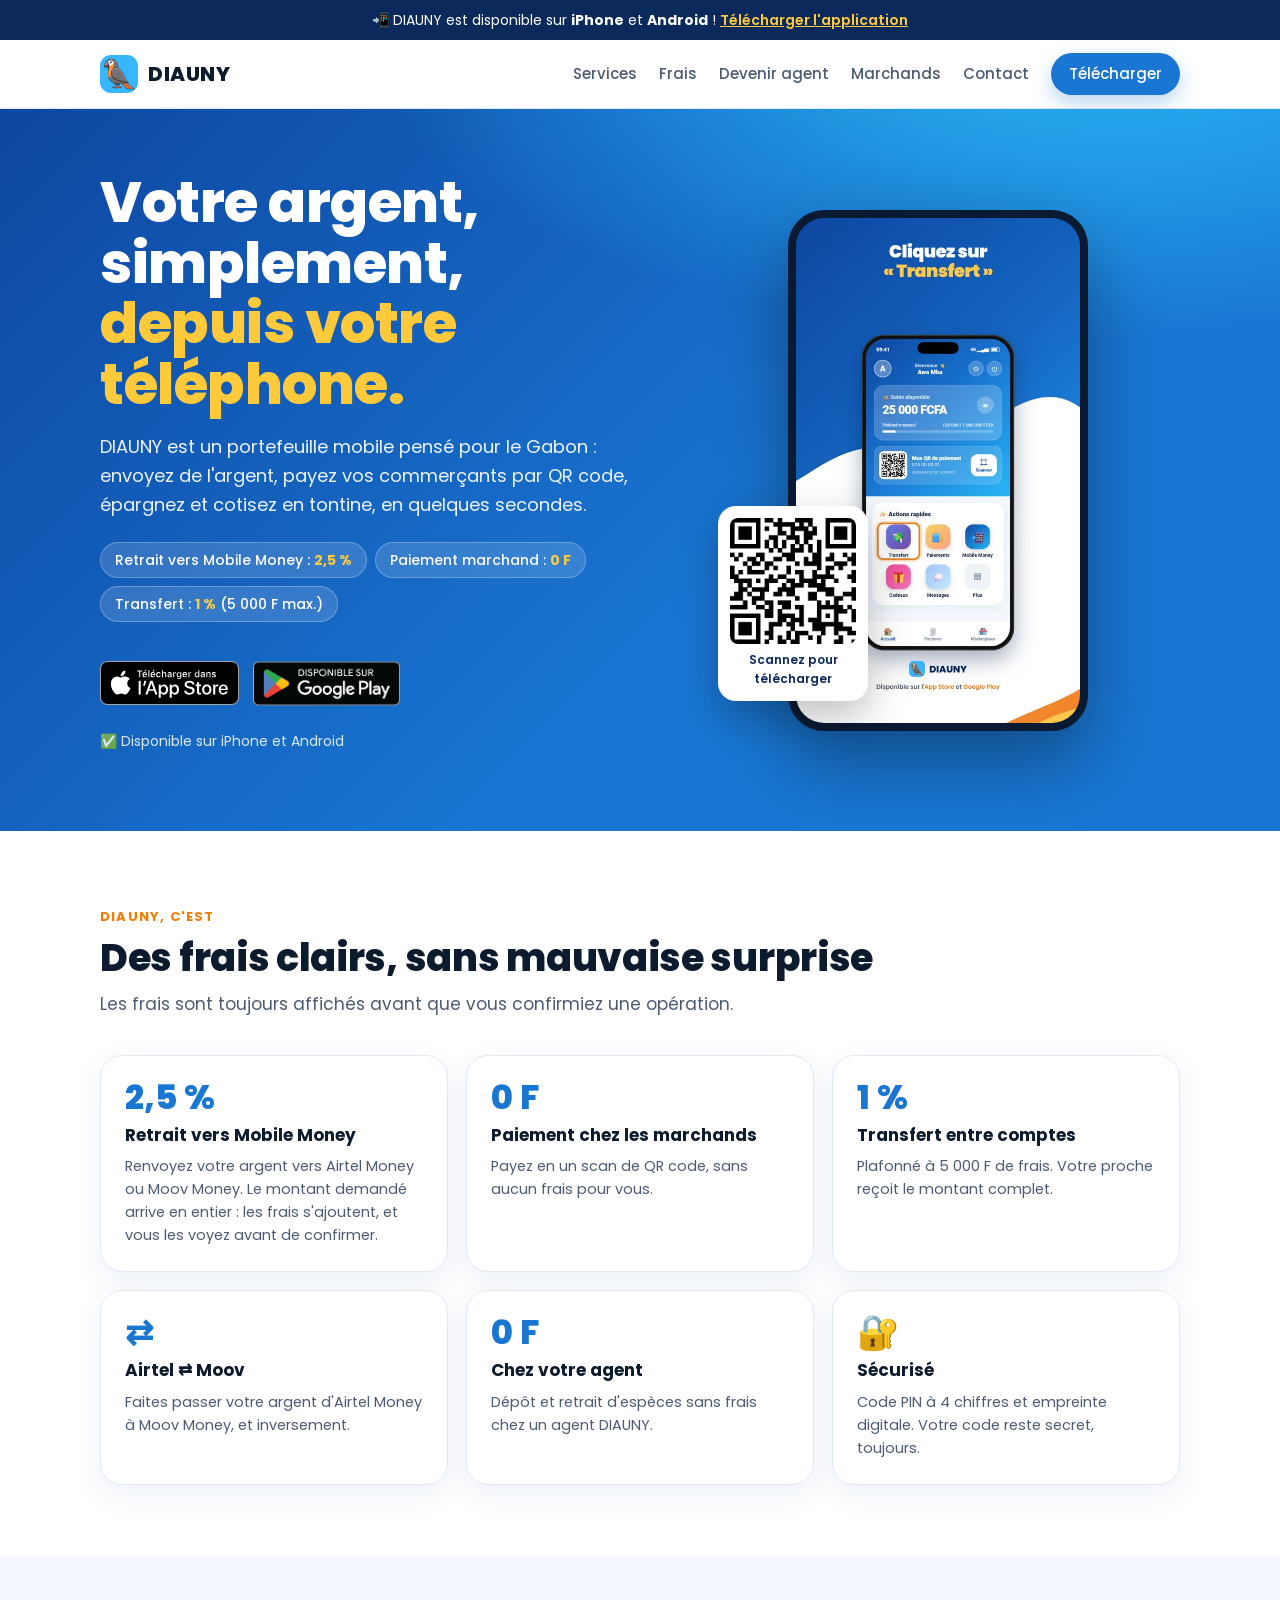
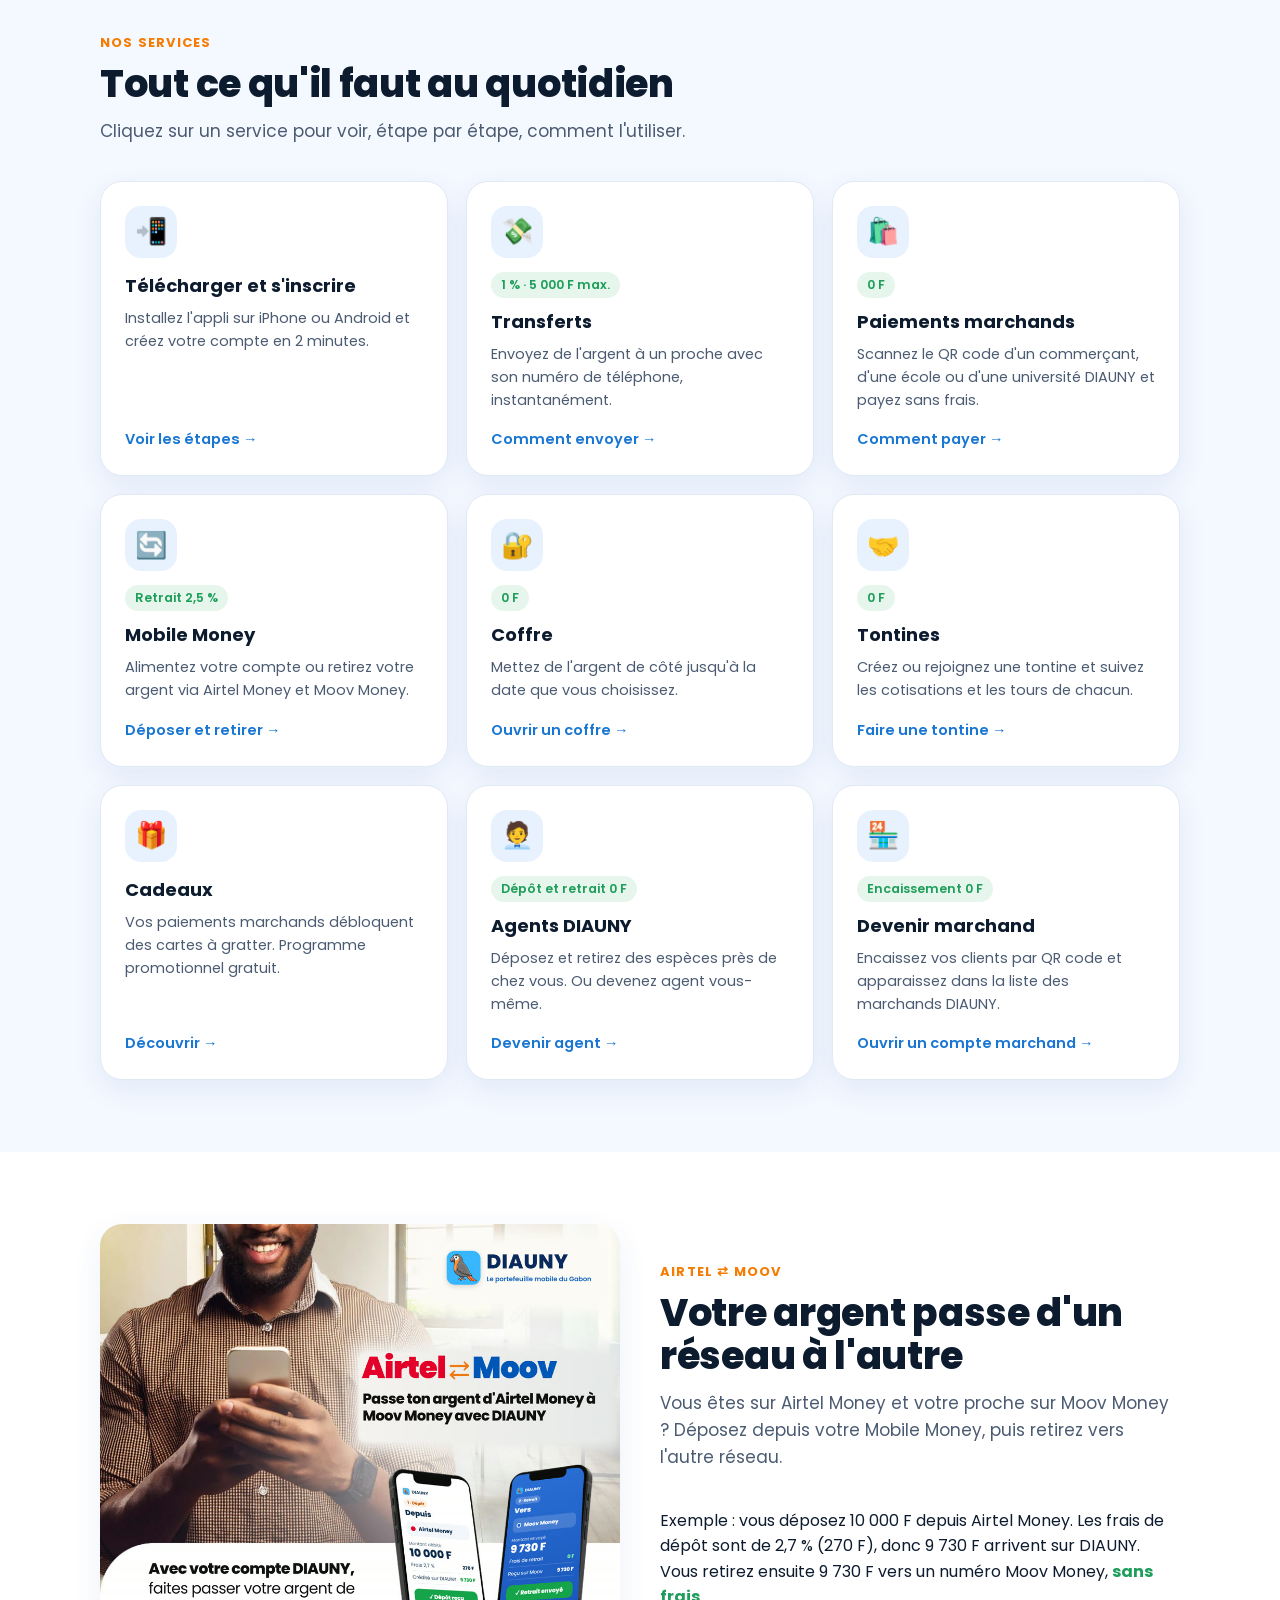
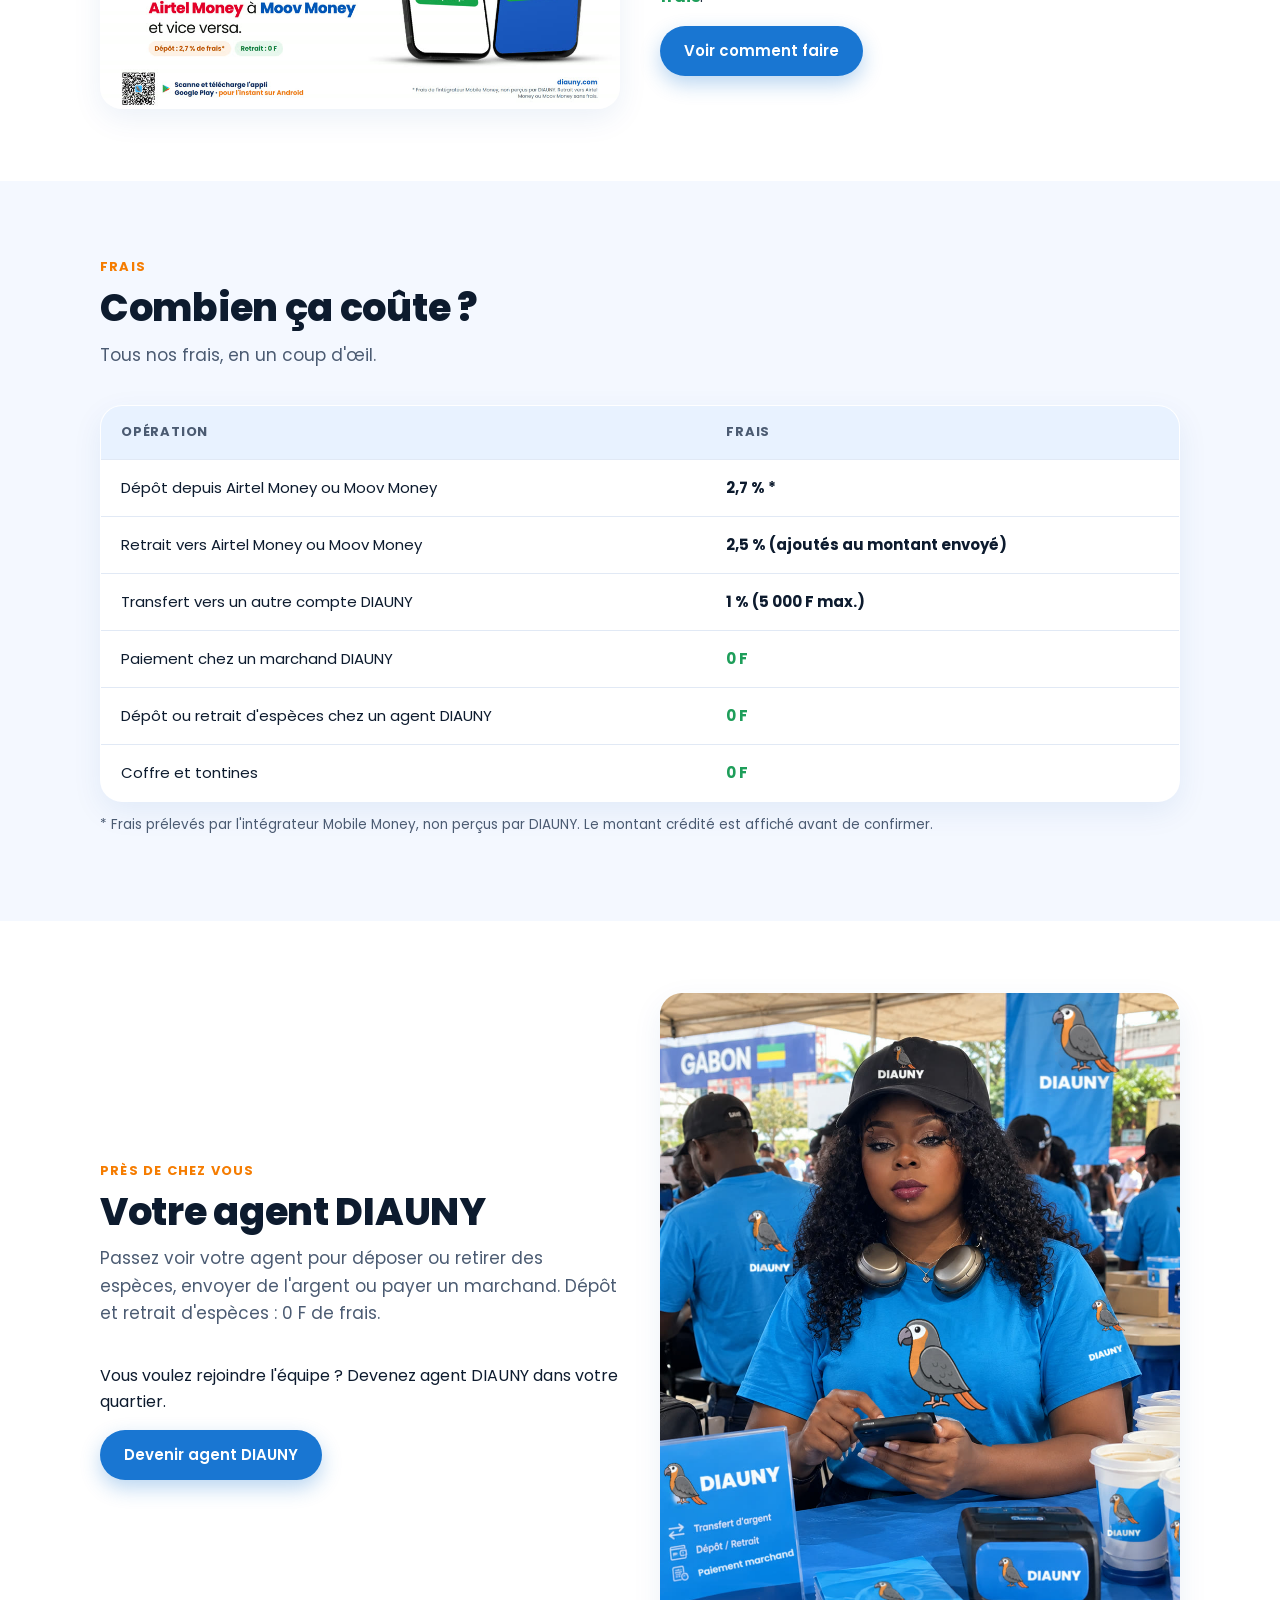
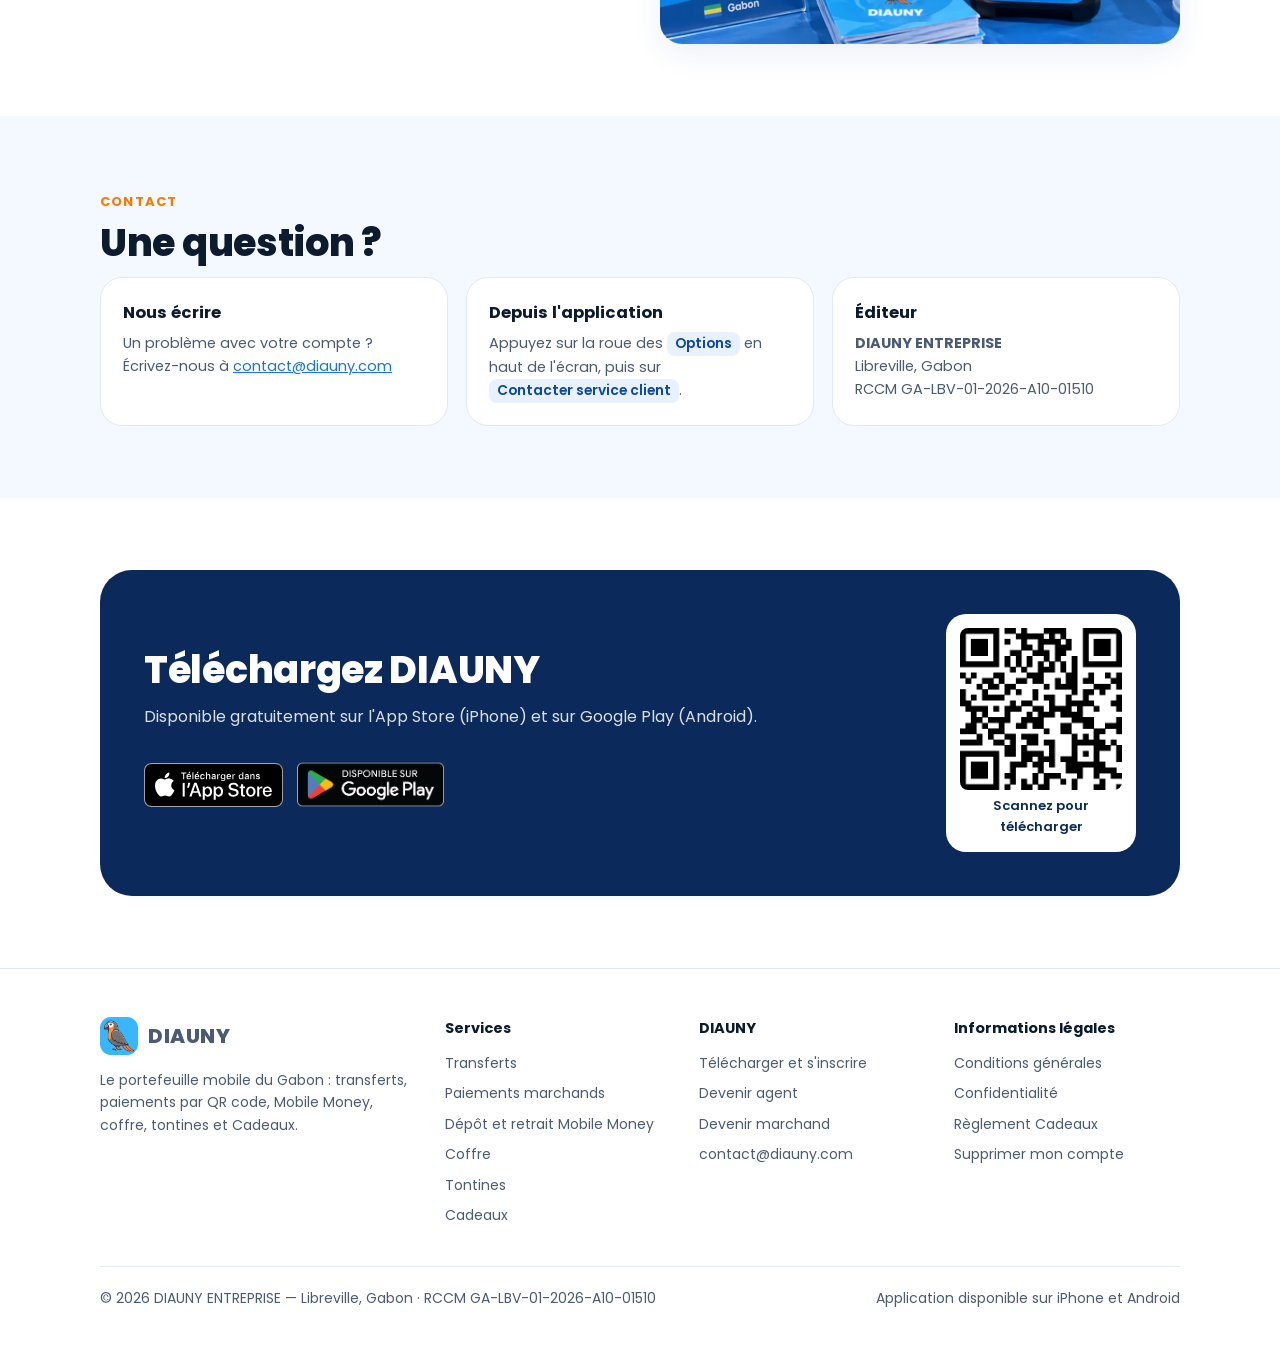
<file: index.html>
<!DOCTYPE html>
<html lang="fr">
<head>
<meta charset="UTF-8">
<meta name="viewport" content="width=device-width, initial-scale=1.0">
<title>DIAUNY — Le portefeuille mobile du Gabon</title>
<meta name="description" content="DIAUNY, portefeuille mobile au Gabon, disponible sur iPhone et Android : transferts, paiements marchands par QR code, Mobile Money Airtel et Moov, coffre, tontines et Cadeaux.">
<link rel="icon" type="image/png" href="favicon.png">
<link rel="apple-touch-icon" href="apple-touch-icon.png">
<meta property="og:title" content="DIAUNY — Le portefeuille mobile du Gabon">
<meta property="og:description" content="DIAUNY, portefeuille mobile au Gabon, disponible sur iPhone et Android : transferts, paiements marchands par QR code, Mobile Money Airtel et Moov, coffre, tontines et Cadeaux.">
<meta property="og:image" content="https://diauny.com/logo.png">
<link rel="preconnect" href="https://fonts.googleapis.com">
<link rel="preconnect" href="https://fonts.gstatic.com" crossorigin>
<link href="https://fonts.googleapis.com/css2?family=Poppins:wght@400;500;600;700;800&display=swap" rel="stylesheet">
<link rel="stylesheet" href="style.css">
</head>
<body>
<div class="annonce">📲 DIAUNY est disponible sur <strong>iPhone</strong> et <strong>Android</strong> ! <a href="telecharger.html" data-telecharger>Télécharger l'application</a></div>
<header class="entete">
  <div class="conteneur">
    <a class="marque" href="index.html"><img src="logo.png" alt="">DIAUNY</a>
    <nav class="menu" aria-label="Menu principal">
        <a href="index.html#services">Services</a>
        <a href="index.html#frais">Frais</a>
        <a href="agent.html">Devenir agent</a>
        <a href="marchand.html">Marchands</a>
        <a href="index.html#contact">Contact</a>
        <a class="bouton bouton-principal bouton-petit" href="telecharger.html" data-telecharger>Télécharger</a>
    </nav>
  </div>
</header>
<main>
<section class="hero" style="padding:0">
  <div class="conteneur">
    <div>
      <h1>Votre argent, simplement, <em>depuis votre téléphone.</em></h1>
      <p class="accroche">DIAUNY est un portefeuille mobile pensé pour le Gabon : envoyez de l'argent, payez vos commerçants par QR code, épargnez et cotisez en tontine, en quelques secondes.</p>
      <ul class="puces-frais">
        <li>Retrait vers Mobile Money : <strong>2,5 %</strong></li>
        <li>Paiement marchand : <strong>0 F</strong></li>
        <li>Transfert : <strong>1 %</strong> (5 000 F max.)</li>
      </ul>
      <div class="boutons-store">
        <a class="badge-store" href="https://apps.apple.com/ga/app/diauny/id6814701018" target="_blank" rel="noopener"><img src="assets/badges/app-store-fr-noir.svg" alt="Télécharger dans l'App Store" width="139" height="44"></a>
        <a class="badge-store google" href="https://play.google.com/store/apps/details?id=com.diauny.app" target="_blank" rel="noopener"><img src="assets/badges/google-play-fr.png" alt="Disponible sur Google Play" width="147" height="57"></a>
      </div>
      <p class="dispo">✅ Disponible sur iPhone et Android</p>
    </div>
    <div class="hero-visuel">
      <video src="assets/videos/transfert.mp4" poster="assets/videos/transfert.jpg" autoplay muted loop playsinline aria-label="Démonstration d'un transfert dans l'application DIAUNY"></video>
      <div class="qr-flottant"><img src="assets/qr-telecharger.png" alt="QR code pour télécharger DIAUNY sur iPhone ou Android">Scannez pour télécharger</div>
    </div>
  </div>
</section>

<section>
  <div class="conteneur">
    <span class="etiquette">DIAUNY, c'est</span>
    <h2>Des frais clairs, sans mauvaise surprise</h2>
    <p class="sous-titre">Les frais sont toujours affichés avant que vous confirmiez une opération.</p>
    <div class="avantages">
      <div class="avantage"><div class="chiffre">2,5 %</div><h3>Retrait vers Mobile Money</h3><p>Renvoyez votre argent vers Airtel Money ou Moov Money. Le montant demandé arrive en entier : les frais s'ajoutent, et vous les voyez avant de confirmer.</p></div>
      <div class="avantage"><div class="chiffre">0 F</div><h3>Paiement chez les marchands</h3><p>Payez en un scan de QR code, sans aucun frais pour vous.</p></div>
      <div class="avantage"><div class="chiffre">1 %</div><h3>Transfert entre comptes</h3><p>Plafonné à 5 000 F de frais. Votre proche reçoit le montant complet.</p></div>
      <div class="avantage"><div class="chiffre">⇄</div><h3>Airtel ⇄ Moov</h3><p>Faites passer votre argent d'Airtel Money à Moov Money, et inversement.</p></div>
      <div class="avantage"><div class="chiffre">0 F</div><h3>Chez votre agent</h3><p>Dépôt et retrait d'espèces sans frais chez un agent DIAUNY.</p></div>
      <div class="avantage"><div class="chiffre">🔐</div><h3>Sécurisé</h3><p>Code PIN à 4 chiffres et empreinte digitale. Votre code reste secret, toujours.</p></div>
    </div>
  </div>
</section>

<section class="section-claire" id="services">
  <div class="conteneur">
    <span class="etiquette">Nos services</span>
    <h2>Tout ce qu'il faut au quotidien</h2>
    <p class="sous-titre">Cliquez sur un service pour voir, étape par étape, comment l'utiliser.</p>
    <div class="services">
      <a class="service" href="inscription.html"><div class="icone">📲</div><h3>Télécharger et s'inscrire</h3><p>Installez l'appli sur iPhone ou Android et créez votre compte en 2 minutes.</p><span class="lien">Voir les étapes →</span></a>
      <a class="service" href="transfert.html"><div class="icone">💸</div><span class="frais">1 % · 5 000 F max.</span><h3>Transferts</h3><p>Envoyez de l'argent à un proche avec son numéro de téléphone, instantanément.</p><span class="lien">Comment envoyer →</span></a>
      <a class="service" href="paiement.html"><div class="icone">🛍️</div><span class="frais">0 F</span><h3>Paiements marchands</h3><p>Scannez le QR code d'un commerçant, d'une école ou d'une université DIAUNY et payez sans frais.</p><span class="lien">Comment payer →</span></a>
      <a class="service" href="mobile-money.html"><div class="icone">🔄</div><span class="frais">Retrait 2,5 %</span><h3>Mobile Money</h3><p>Alimentez votre compte ou retirez votre argent via Airtel Money et Moov Money.</p><span class="lien">Déposer et retirer →</span></a>
      <a class="service" href="coffre.html"><div class="icone">🔐</div><span class="frais">0 F</span><h3>Coffre</h3><p>Mettez de l'argent de côté jusqu'à la date que vous choisissez.</p><span class="lien">Ouvrir un coffre →</span></a>
      <a class="service" href="tontines.html"><div class="icone">🤝</div><span class="frais">0 F</span><h3>Tontines</h3><p>Créez ou rejoignez une tontine et suivez les cotisations et les tours de chacun.</p><span class="lien">Faire une tontine →</span></a>
      <a class="service" href="cadeaux.html"><div class="icone">🎁</div><h3>Cadeaux</h3><p>Vos paiements marchands débloquent des cartes à gratter. Programme promotionnel gratuit.</p><span class="lien">Découvrir →</span></a>
      <a class="service" href="agent.html"><div class="icone">🧑‍💼</div><span class="frais">Dépôt et retrait 0 F</span><h3>Agents DIAUNY</h3><p>Déposez et retirez des espèces près de chez vous. Ou devenez agent vous-même.</p><span class="lien">Devenir agent →</span></a>
      <a class="service" href="marchand.html"><div class="icone">🏪</div><span class="frais">Encaissement 0 F</span><h3>Devenir marchand</h3><p>Encaissez vos clients par QR code et apparaissez dans la liste des marchands DIAUNY.</p><span class="lien">Ouvrir un compte marchand →</span></a>
    </div>
  </div>
</section>

<section>
  <div class="conteneur bloc-agent">
    <img src="assets/airtel-moov.jpg" alt="Passer son argent d'Airtel Money à Moov Money avec DIAUNY" loading="lazy">
    <div>
      <span class="etiquette">Airtel ⇄ Moov</span>
      <h2>Votre argent passe d'un réseau à l'autre</h2>
      <p class="sous-titre">Vous êtes sur Airtel Money et votre proche sur Moov Money ? Déposez depuis votre Mobile Money, puis retirez vers l'autre réseau.</p>
      <p>Exemple : vous déposez 10 000 F depuis Airtel Money. Les frais de dépôt sont de 2,7 % (270 F), donc 9 730 F arrivent sur DIAUNY. Vous retirez ensuite 9 730 F vers un numéro Moov Money, <strong class="gratuit">sans frais</strong>.</p>
      <a class="bouton bouton-principal" href="mobile-money.html">Voir comment faire</a>
    </div>
  </div>
</section>

<section class="section-claire" id="frais">
  <div class="conteneur">
    <span class="etiquette">Frais</span>
    <h2>Combien ça coûte ?</h2>
    <p class="sous-titre">Tous nos frais, en un coup d'œil.</p>
    <table class="tableau-frais">
      <thead><tr><th>Opération</th><th>Frais</th></tr></thead>
      <tbody>
        <tr><td>Dépôt depuis Airtel Money ou Moov Money</td><td>2,7 % *</td></tr>
        <tr><td>Retrait vers Airtel Money ou Moov Money</td><td>2,5 % (ajoutés au montant envoyé)</td></tr>
        <tr><td>Transfert vers un autre compte DIAUNY</td><td>1 % (5 000 F max.)</td></tr>
        <tr><td>Paiement chez un marchand DIAUNY</td><td class="gratuit">0 F</td></tr>
        <tr><td>Dépôt ou retrait d'espèces chez un agent DIAUNY</td><td class="gratuit">0 F</td></tr>
        <tr><td>Coffre et tontines</td><td class="gratuit">0 F</td></tr>
      </tbody>
    </table>
    <p class="note">* Frais prélevés par l'intégrateur Mobile Money, non perçus par DIAUNY. Le montant crédité est affiché avant de confirmer.</p>
  </div>
</section>

<section>
  <div class="conteneur bloc-agent">
    <div>
      <span class="etiquette">Près de chez vous</span>
      <h2>Votre agent DIAUNY</h2>
      <p class="sous-titre">Passez voir votre agent pour déposer ou retirer des espèces, envoyer de l'argent ou payer un marchand. Dépôt et retrait d'espèces : 0 F de frais.</p>
      <p>Vous voulez rejoindre l'équipe ? Devenez agent DIAUNY dans votre quartier.</p>
      <a class="bouton bouton-principal" href="agent.html">Devenir agent DIAUNY</a>
    </div>
    <img src="assets/stand-agent.jpg" alt="Une agente DIAUNY à son stand" loading="lazy">
  </div>
</section>

<section class="section-claire" id="contact">
  <div class="conteneur">
    <span class="etiquette">Contact</span>
    <h2>Une question ?</h2>
    <div class="infos" style="grid-template-columns:repeat(auto-fit,minmax(240px,1fr))">
      <div class="info"><h3>Nous écrire</h3><p>Un problème avec votre compte ? Écrivez-nous à <a href="mailto:contact@diauny.com">contact@diauny.com</a></p></div>
      <div class="info"><h3>Depuis l'application</h3><p>Appuyez sur la roue des <span class="bouton-app">Options</span> en haut de l'écran, puis sur <span class="bouton-app">Contacter service client</span>.</p></div>
      <div class="info"><h3>Éditeur</h3><p><strong>DIAUNY ENTREPRISE</strong><br>Libreville, Gabon<br>RCCM GA-LBV-01-2026-A10-01510</p></div>
    </div>
  </div>
</section>

<section>
  <div class="conteneur">
    <div class="telecharger">
      <div>
        <h2>Téléchargez DIAUNY</h2>
        <p>Disponible gratuitement sur l'App Store (iPhone) et sur Google Play (Android).</p>
      <div class="boutons-store">
        <a class="badge-store" href="https://apps.apple.com/ga/app/diauny/id6814701018" target="_blank" rel="noopener"><img src="assets/badges/app-store-fr-noir.svg" alt="Télécharger dans l'App Store" width="139" height="44"></a>
        <a class="badge-store google" href="https://play.google.com/store/apps/details?id=com.diauny.app" target="_blank" rel="noopener"><img src="assets/badges/google-play-fr.png" alt="Disponible sur Google Play" width="147" height="57"></a>
      </div>
      </div>
      <div class="qr"><img src="assets/qr-telecharger.png" alt="QR code pour télécharger DIAUNY sur iPhone ou Android" width="162" height="162">Scannez pour télécharger</div>
    </div>
  </div>
</section>
</main>
<footer class="pied">
  <div class="conteneur">
    <div class="colonnes">
      <div>
        <a class="marque" href="index.html"><img src="logo.png" alt="">DIAUNY</a>
        <p>Le portefeuille mobile du Gabon : transferts, paiements par QR code, Mobile Money, coffre, tontines et Cadeaux.</p>
      </div>
      <div>
        <h4>Services</h4>
        <ul>
          <li><a href="transfert.html">Transferts</a></li>
          <li><a href="paiement.html">Paiements marchands</a></li>
          <li><a href="mobile-money.html">Dépôt et retrait Mobile Money</a></li>
          <li><a href="coffre.html">Coffre</a></li>
          <li><a href="tontines.html">Tontines</a></li>
          <li><a href="cadeaux.html">Cadeaux</a></li>
        </ul>
      </div>
      <div>
        <h4>DIAUNY</h4>
        <ul>
          <li><a href="inscription.html">Télécharger et s'inscrire</a></li>
          <li><a href="agent.html">Devenir agent</a></li>
          <li><a href="marchand.html">Devenir marchand</a></li>
          <li><a href="mailto:contact@diauny.com">contact@diauny.com</a></li>
        </ul>
      </div>
      <div>
        <h4>Informations légales</h4>
        <ul>
          <li><a href="https://pascavera.github.io/diauny-legal/cgu.html">Conditions générales</a></li>
          <li><a href="https://pascavera.github.io/diauny-legal/privacy.html">Confidentialité</a></li>
          <li><a href="https://pascavera.github.io/diauny-legal/reglement-cadeaux.html">Règlement Cadeaux</a></li>
          <li><a href="https://pascavera.github.io/diauny-legal/suppression-compte.html">Supprimer mon compte</a></li>
        </ul>
      </div>
    </div>
    <div class="bas">
      <span>© 2026 DIAUNY ENTREPRISE — Libreville, Gabon · RCCM GA-LBV-01-2026-A10-01510</span>
      <span>Application disponible sur iPhone et Android</span>
    </div>
  </div>
</footer>
<script src="telecharger.js" defer></script>
</body>
</html>
</file>
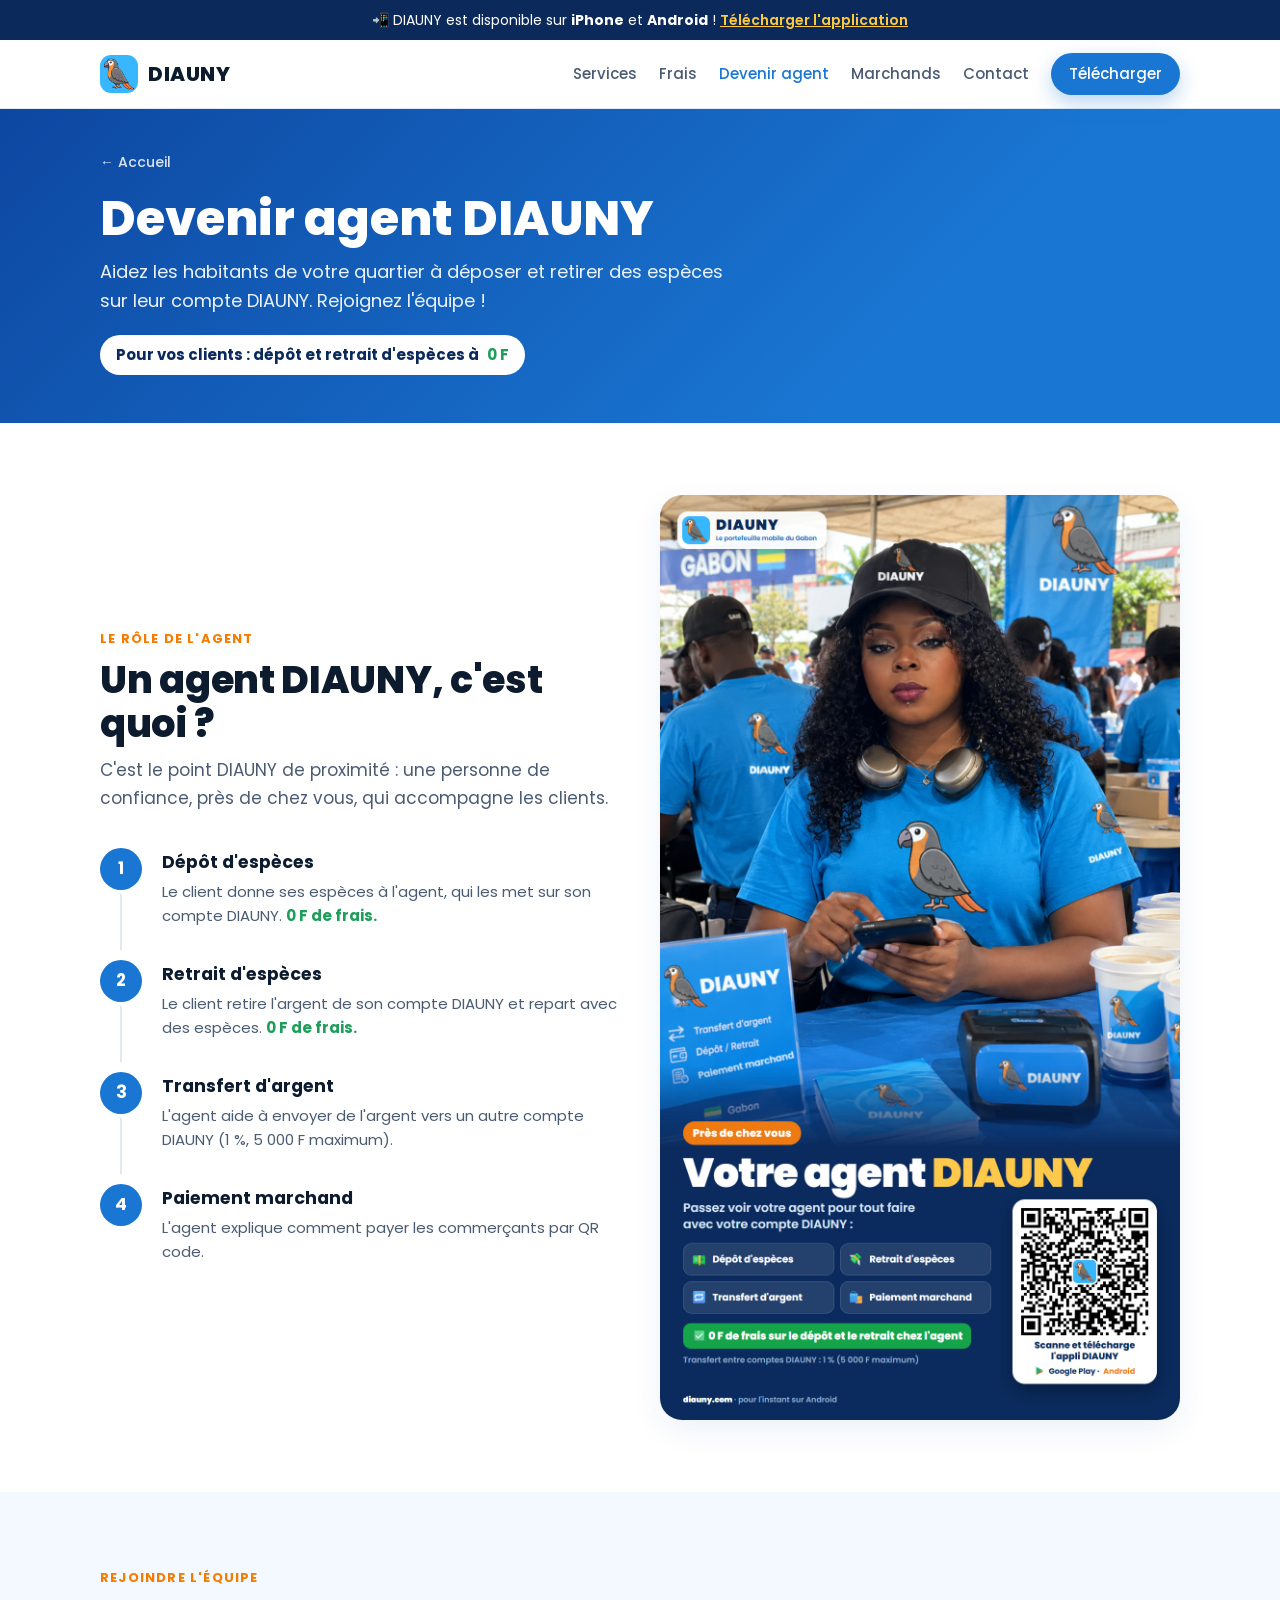
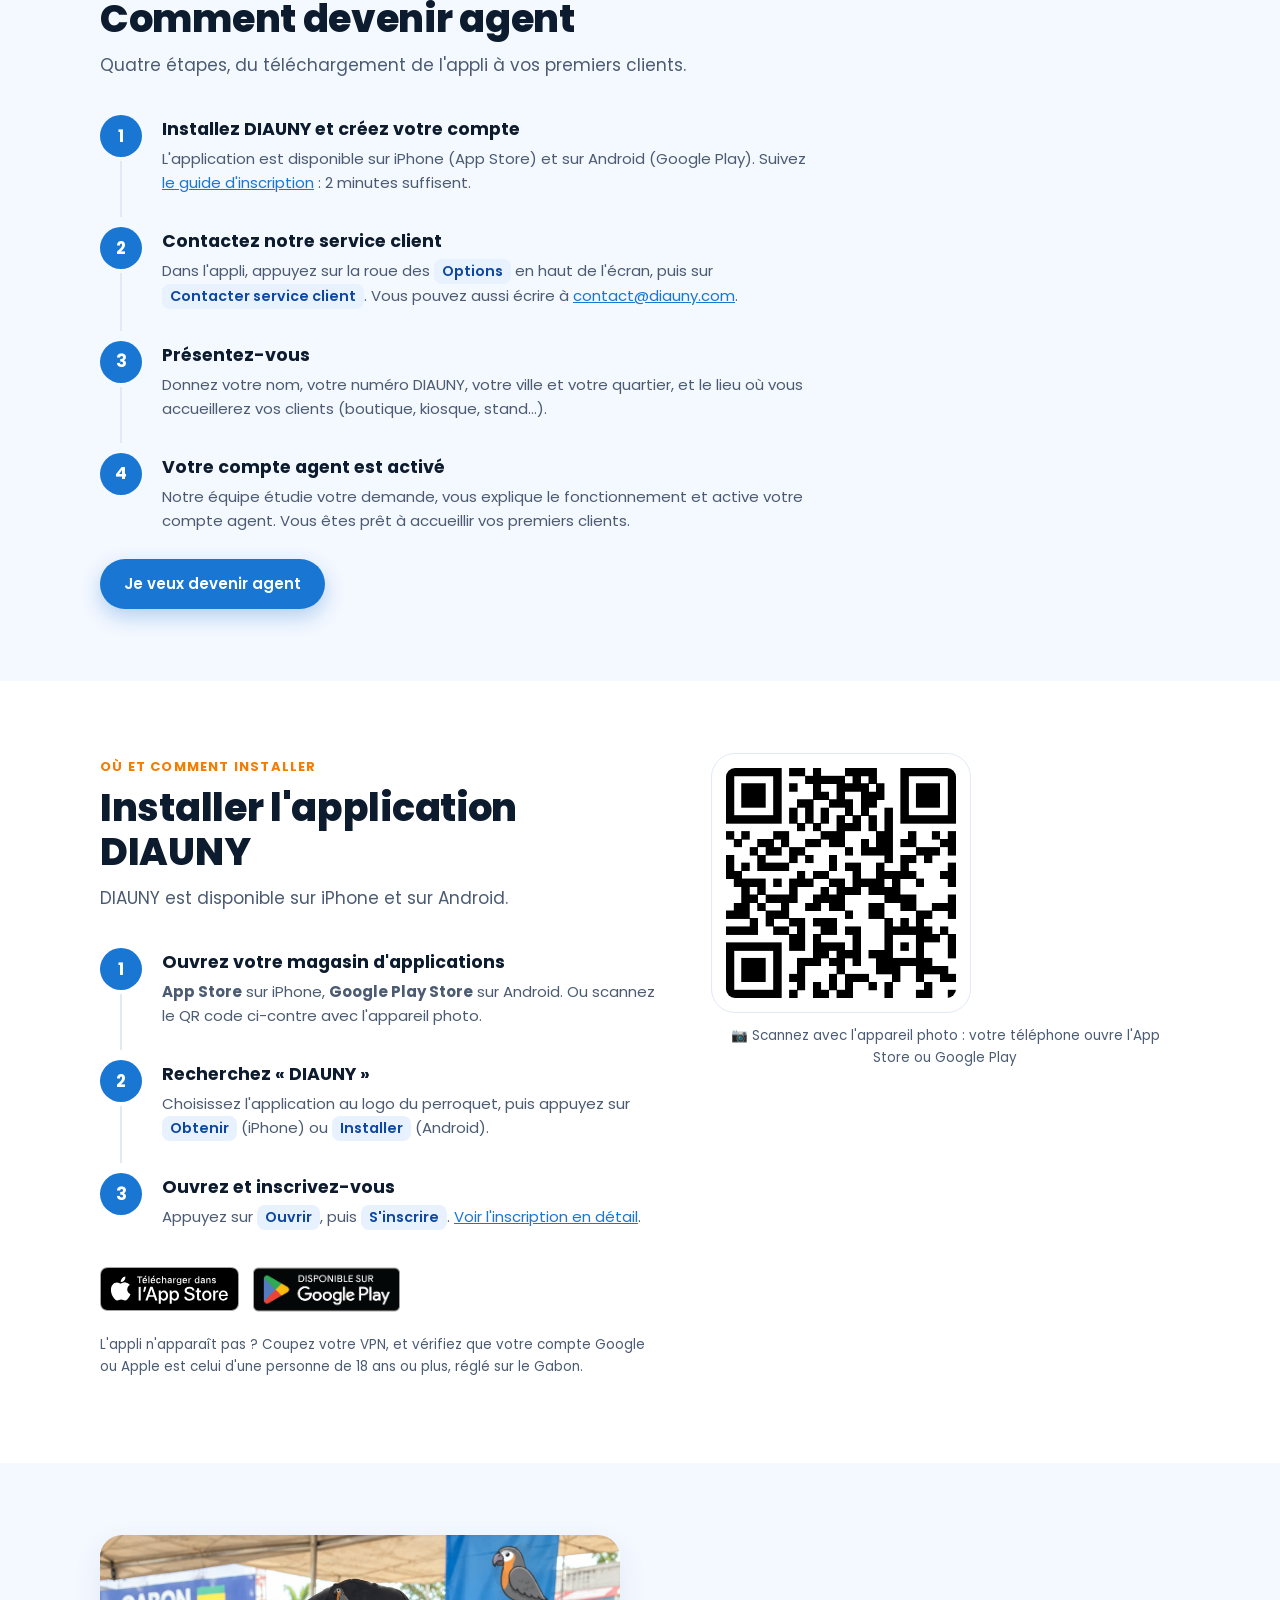
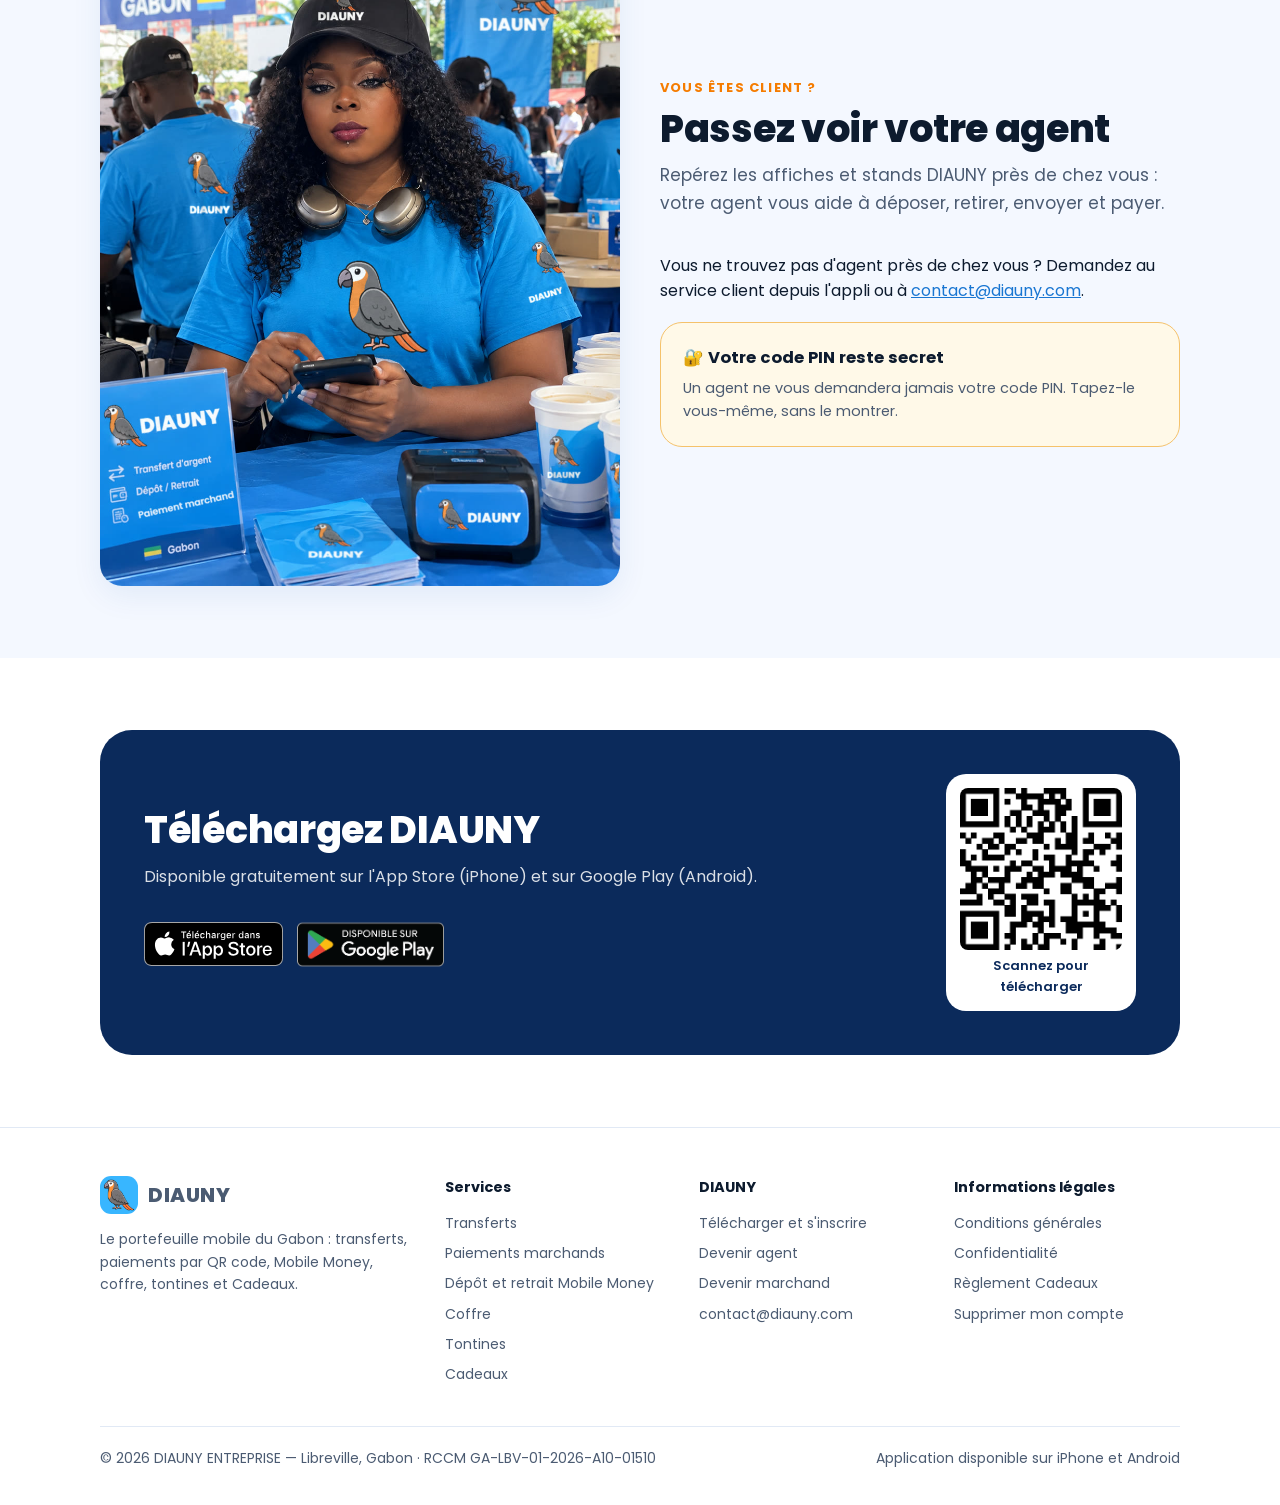
<file: agent.html>
<!DOCTYPE html>
<html lang="fr">
<head>
<meta charset="UTF-8">
<meta name="viewport" content="width=device-width, initial-scale=1.0">
<title>Devenir agent DIAUNY</title>
<meta name="description" content="Devenez agent DIAUNY dans votre quartier : dépôt et retrait d'espèces, transferts et paiements. Comment devenir agent, et où installer l'application.">
<link rel="icon" type="image/png" href="favicon.png">
<link rel="apple-touch-icon" href="apple-touch-icon.png">
<meta property="og:title" content="Devenir agent DIAUNY">
<meta property="og:description" content="Devenez agent DIAUNY dans votre quartier : dépôt et retrait d'espèces, transferts et paiements. Comment devenir agent, et où installer l'application.">
<meta property="og:image" content="https://diauny.com/logo.png">
<link rel="preconnect" href="https://fonts.googleapis.com">
<link rel="preconnect" href="https://fonts.gstatic.com" crossorigin>
<link href="https://fonts.googleapis.com/css2?family=Poppins:wght@400;500;600;700;800&display=swap" rel="stylesheet">
<link rel="stylesheet" href="style.css">
</head>
<body>
<div class="annonce">📲 DIAUNY est disponible sur <strong>iPhone</strong> et <strong>Android</strong> ! <a href="telecharger.html" data-telecharger>Télécharger l'application</a></div>
<header class="entete">
  <div class="conteneur">
    <a class="marque" href="index.html"><img src="logo.png" alt="">DIAUNY</a>
    <nav class="menu" aria-label="Menu principal">
        <a href="index.html#services">Services</a>
        <a href="index.html#frais">Frais</a>
        <a href="agent.html" class="actif">Devenir agent</a>
        <a href="marchand.html">Marchands</a>
        <a href="index.html#contact">Contact</a>
        <a class="bouton bouton-principal bouton-petit" href="telecharger.html" data-telecharger>Télécharger</a>
    </nav>
  </div>
</header>
<main>
<section class="page-hero" style="padding:0">
  <div class="conteneur">
    <a class="retour" href="index.html">← Accueil</a>
    <h1>Devenir agent DIAUNY</h1>
    <p>Aidez les habitants de votre quartier à déposer et retirer des espèces sur leur compte DIAUNY. Rejoignez l'équipe !</p>
    <span class="badge-frais">Pour vos clients : dépôt et retrait d'espèces à <span>0 F</span></span>
  </div>
</section>

<section>
  <div class="conteneur bloc-agent">
    <div>
      <span class="etiquette">Le rôle de l'agent</span>
      <h2>Un agent DIAUNY, c'est quoi ?</h2>
      <p class="sous-titre">C'est le point DIAUNY de proximité : une personne de confiance, près de chez vous, qui accompagne les clients.</p>
      <ol class="etapes">
        <li><h3>Dépôt d'espèces</h3><p>Le client donne ses espèces à l'agent, qui les met sur son compte DIAUNY. <strong class="gratuit">0 F de frais.</strong></p></li>
        <li><h3>Retrait d'espèces</h3><p>Le client retire l'argent de son compte DIAUNY et repart avec des espèces. <strong class="gratuit">0 F de frais.</strong></p></li>
        <li><h3>Transfert d'argent</h3><p>L'agent aide à envoyer de l'argent vers un autre compte DIAUNY (1 %, 5 000 F maximum).</p></li>
        <li><h3>Paiement marchand</h3><p>L'agent explique comment payer les commerçants par QR code.</p></li>
      </ol>
    </div>
    <img src="assets/affiche-agent.jpg" alt="Affiche Votre agent DIAUNY : dépôt et retrait d'espèces, transfert d'argent et paiement marchand, 0 F de frais sur le dépôt et le retrait chez l'agent" loading="lazy">
  </div>
</section>

<section class="section-claire" id="devenir">
  <div class="conteneur">
    <span class="etiquette">Rejoindre l'équipe</span>
    <h2>Comment devenir agent</h2>
    <p class="sous-titre">Quatre étapes, du téléchargement de l'appli à vos premiers clients.</p>
    <ol class="etapes" style="max-width:720px">
      <li><h3>Installez DIAUNY et créez votre compte</h3><p>L'application est disponible sur iPhone (App Store) et sur Android (Google Play). Suivez <a href="inscription.html">le guide d'inscription</a> : 2 minutes suffisent.</p></li>
      <li><h3>Contactez notre service client</h3><p>Dans l'appli, appuyez sur la roue des <span class="bouton-app">Options</span> en haut de l'écran, puis sur <span class="bouton-app">Contacter service client</span>. Vous pouvez aussi écrire à <a href="mailto:contact@diauny.com?subject=Je%20veux%20devenir%20agent%20DIAUNY">contact@diauny.com</a>.</p></li>
      <li><h3>Présentez-vous</h3><p>Donnez votre nom, votre numéro DIAUNY, votre ville et votre quartier, et le lieu où vous accueillerez vos clients (boutique, kiosque, stand…).</p></li>
      <li><h3>Votre compte agent est activé</h3><p>Notre équipe étudie votre demande, vous explique le fonctionnement et active votre compte agent. Vous êtes prêt à accueillir vos premiers clients.</p></li>
    </ol>
    <a class="bouton bouton-principal" href="mailto:contact@diauny.com?subject=Je%20veux%20devenir%20agent%20DIAUNY">Je veux devenir agent</a>
  </div>
</section>

<section id="installer">
  <div class="conteneur detail">
    <div>
      <span class="etiquette">Où et comment installer</span>
      <h2>Installer l'application DIAUNY</h2>
      <p class="sous-titre">DIAUNY est disponible sur iPhone et sur Android.</p>
      <ol class="etapes">
        <li><h3>Ouvrez votre magasin d'applications</h3><p><strong>App Store</strong> sur iPhone, <strong>Google Play Store</strong> sur Android. Ou scannez le QR code ci-contre avec l'appareil photo.</p></li>
        <li><h3>Recherchez « DIAUNY »</h3><p>Choisissez l'application au logo du perroquet, puis appuyez sur <span class="bouton-app">Obtenir</span> (iPhone) ou <span class="bouton-app">Installer</span> (Android).</p></li>
        <li><h3>Ouvrez et inscrivez-vous</h3><p>Appuyez sur <span class="bouton-app">Ouvrir</span>, puis <span class="bouton-app">S'inscrire</span>. <a href="inscription.html">Voir l'inscription en détail</a>.</p></li>
      </ol>
      <div class="boutons-store">
        <a class="badge-store" href="https://apps.apple.com/ga/app/diauny/id6814701018" target="_blank" rel="noopener"><img src="assets/badges/app-store-fr-noir.svg" alt="Télécharger dans l'App Store" width="139" height="44"></a>
        <a class="badge-store google" href="https://play.google.com/store/apps/details?id=com.diauny.app" target="_blank" rel="noopener"><img src="assets/badges/google-play-fr.png" alt="Disponible sur Google Play" width="147" height="57"></a>
      </div>
      <p class="note">L'appli n'apparaît pas ? Coupez votre VPN, et vérifiez que votre compte Google ou Apple est celui d'une personne de 18 ans ou plus, réglé sur le Gabon.</p>
    </div>
    <div class="video-tel">
      <img src="assets/qr-telecharger.png" alt="QR code pour télécharger DIAUNY sur iPhone ou Android" width="260" height="260" style="border-radius:24px;border:1px solid var(--bordure);background:#fff;padding:14px">
      <p>📷 Scannez avec l'appareil photo : votre téléphone ouvre l'App Store ou Google Play</p>
    </div>
  </div>
</section>

<section class="section-claire">
  <div class="conteneur bloc-agent">
    <img src="assets/stand-agent.jpg" alt="Une agente DIAUNY à son stand" loading="lazy">
    <div>
      <span class="etiquette">Vous êtes client ?</span>
      <h2>Passez voir votre agent</h2>
      <p class="sous-titre">Repérez les affiches et stands DIAUNY près de chez vous : votre agent vous aide à déposer, retirer, envoyer et payer.</p>
      <p>Vous ne trouvez pas d'agent près de chez vous ? Demandez au service client depuis l'appli ou à <a href="mailto:contact@diauny.com">contact@diauny.com</a>.</p>
      <div class="info alerte" style="margin-top:18px"><h3>🔐 Votre code PIN reste secret</h3><p>Un agent ne vous demandera jamais votre code PIN. Tapez-le vous-même, sans le montrer.</p></div>
    </div>
  </div>
</section>

<section>
  <div class="conteneur">
    <div class="telecharger">
      <div>
        <h2>Téléchargez DIAUNY</h2>
        <p>Disponible gratuitement sur l'App Store (iPhone) et sur Google Play (Android).</p>
      <div class="boutons-store">
        <a class="badge-store" href="https://apps.apple.com/ga/app/diauny/id6814701018" target="_blank" rel="noopener"><img src="assets/badges/app-store-fr-noir.svg" alt="Télécharger dans l'App Store" width="139" height="44"></a>
        <a class="badge-store google" href="https://play.google.com/store/apps/details?id=com.diauny.app" target="_blank" rel="noopener"><img src="assets/badges/google-play-fr.png" alt="Disponible sur Google Play" width="147" height="57"></a>
      </div>
      </div>
      <div class="qr"><img src="assets/qr-telecharger.png" alt="QR code pour télécharger DIAUNY sur iPhone ou Android" width="162" height="162">Scannez pour télécharger</div>
    </div>
  </div>
</section>
</main>
<footer class="pied">
  <div class="conteneur">
    <div class="colonnes">
      <div>
        <a class="marque" href="index.html"><img src="logo.png" alt="">DIAUNY</a>
        <p>Le portefeuille mobile du Gabon : transferts, paiements par QR code, Mobile Money, coffre, tontines et Cadeaux.</p>
      </div>
      <div>
        <h4>Services</h4>
        <ul>
          <li><a href="transfert.html">Transferts</a></li>
          <li><a href="paiement.html">Paiements marchands</a></li>
          <li><a href="mobile-money.html">Dépôt et retrait Mobile Money</a></li>
          <li><a href="coffre.html">Coffre</a></li>
          <li><a href="tontines.html">Tontines</a></li>
          <li><a href="cadeaux.html">Cadeaux</a></li>
        </ul>
      </div>
      <div>
        <h4>DIAUNY</h4>
        <ul>
          <li><a href="inscription.html">Télécharger et s'inscrire</a></li>
          <li><a href="agent.html">Devenir agent</a></li>
          <li><a href="marchand.html">Devenir marchand</a></li>
          <li><a href="mailto:contact@diauny.com">contact@diauny.com</a></li>
        </ul>
      </div>
      <div>
        <h4>Informations légales</h4>
        <ul>
          <li><a href="https://pascavera.github.io/diauny-legal/cgu.html">Conditions générales</a></li>
          <li><a href="https://pascavera.github.io/diauny-legal/privacy.html">Confidentialité</a></li>
          <li><a href="https://pascavera.github.io/diauny-legal/reglement-cadeaux.html">Règlement Cadeaux</a></li>
          <li><a href="https://pascavera.github.io/diauny-legal/suppression-compte.html">Supprimer mon compte</a></li>
        </ul>
      </div>
    </div>
    <div class="bas">
      <span>© 2026 DIAUNY ENTREPRISE — Libreville, Gabon · RCCM GA-LBV-01-2026-A10-01510</span>
      <span>Application disponible sur iPhone et Android</span>
    </div>
  </div>
</footer>
<script src="telecharger.js" defer></script>
</body>
</html>
</file>
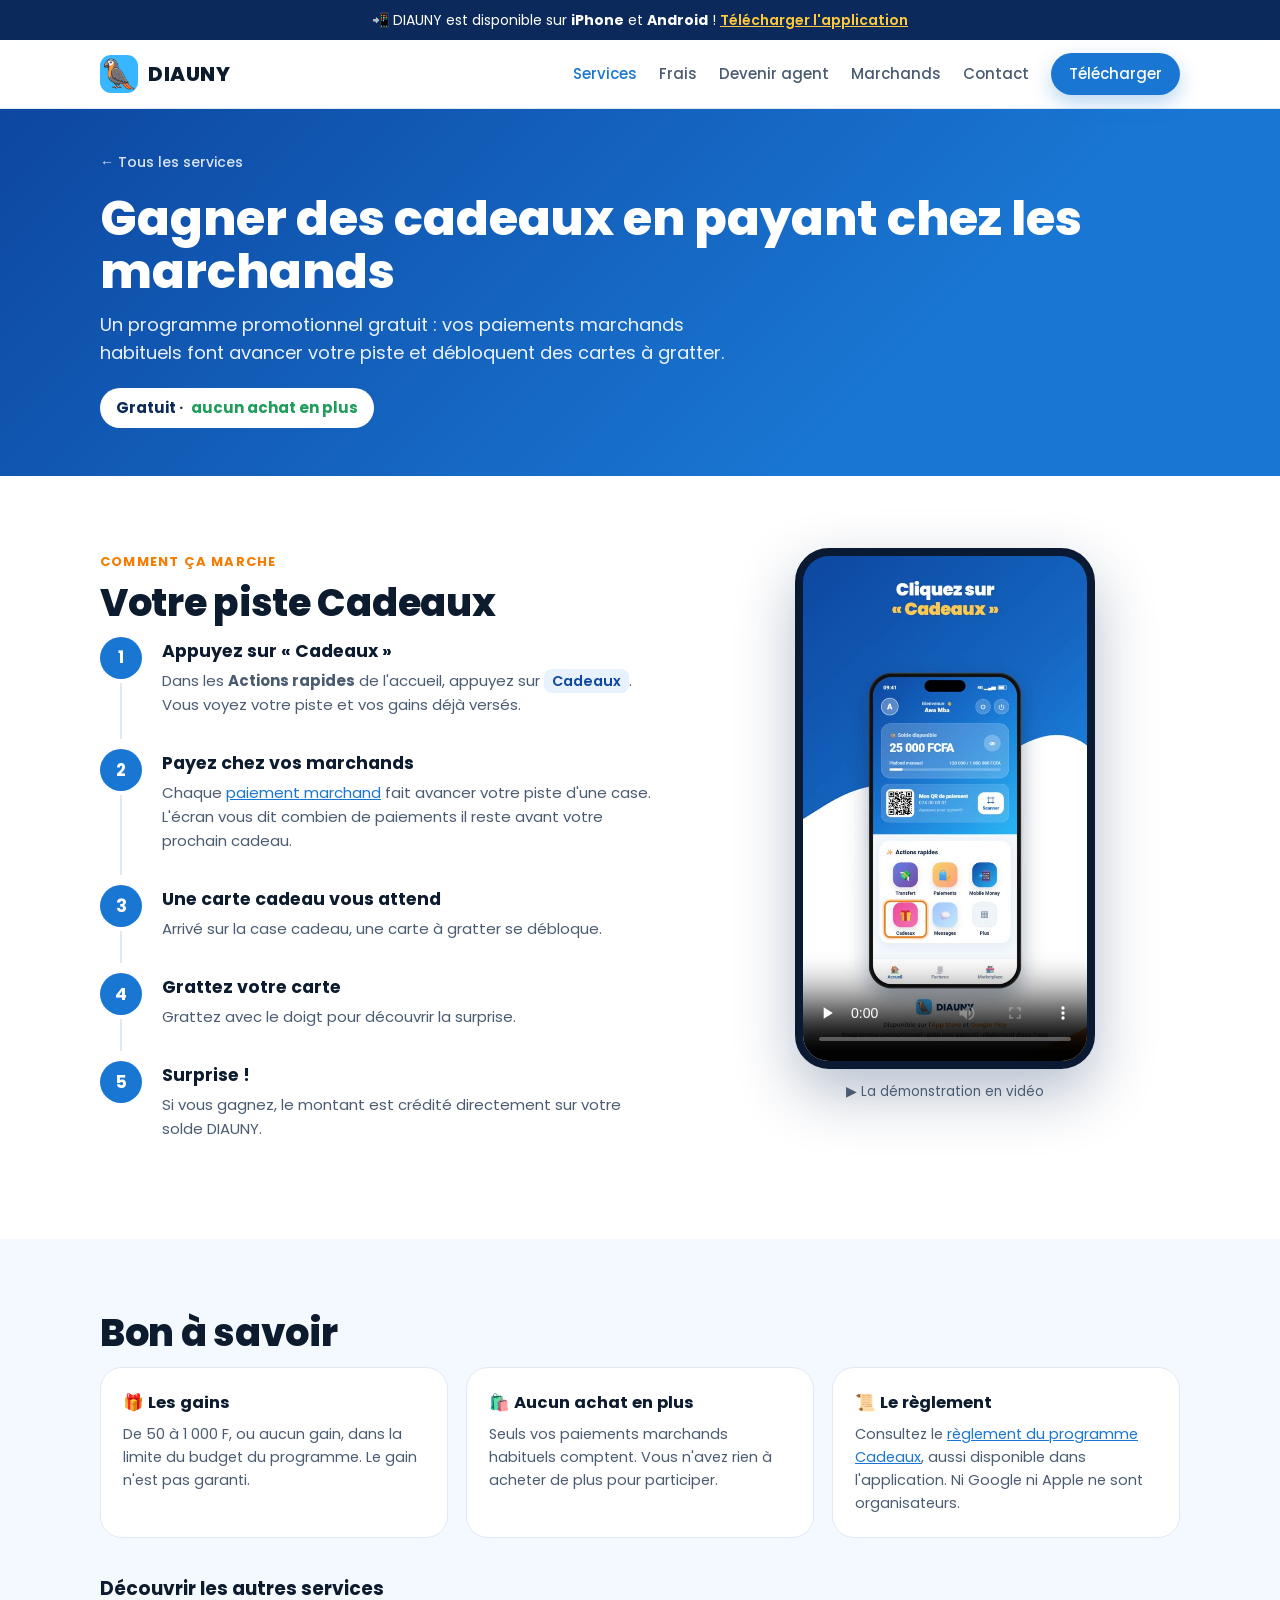
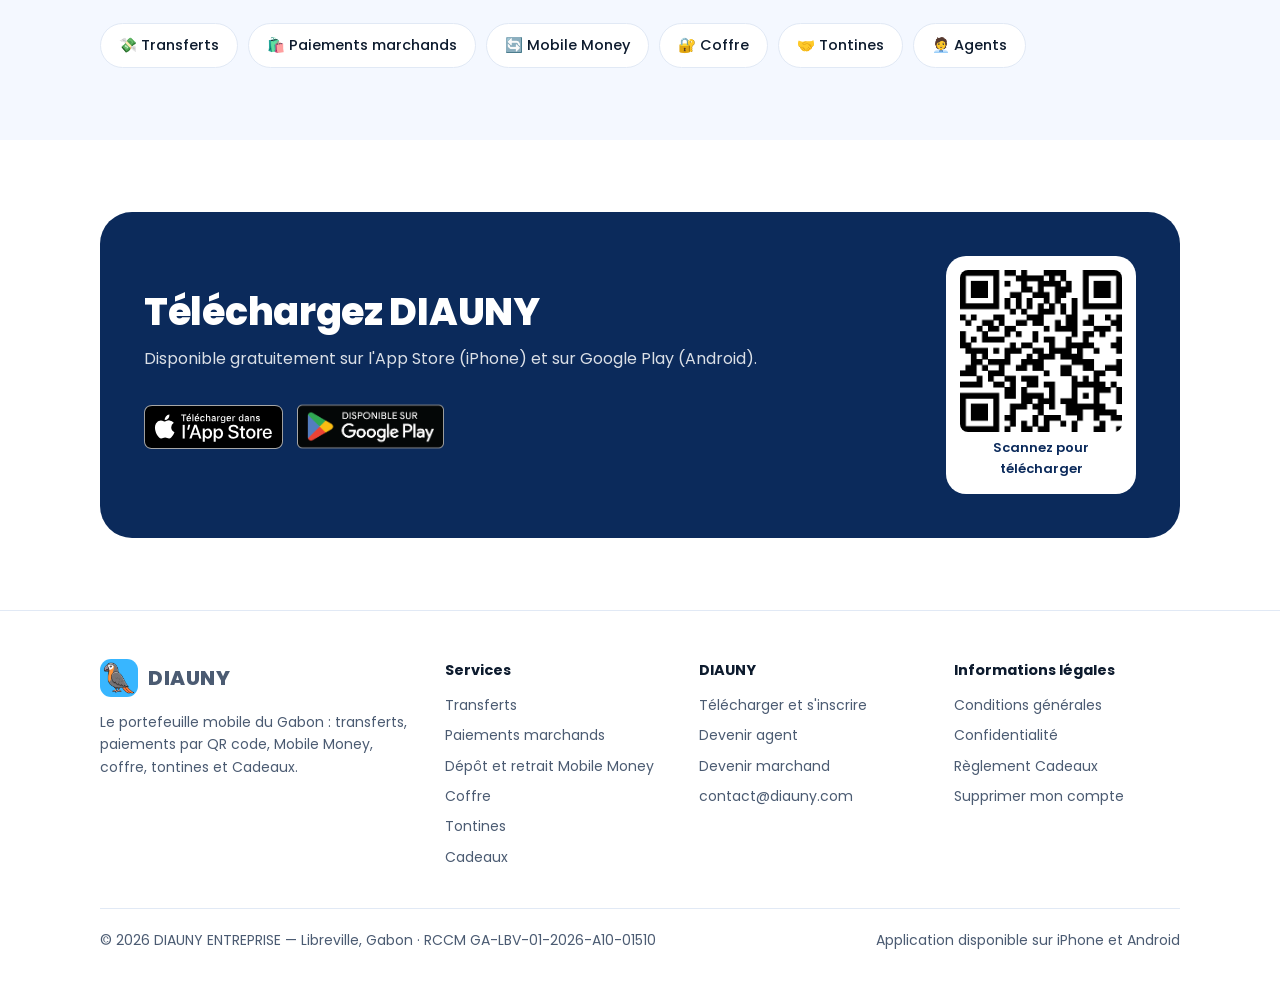
<file: cadeaux.html>
<!DOCTYPE html>
<html lang="fr">
<head>
<meta charset="UTF-8">
<meta name="viewport" content="width=device-width, initial-scale=1.0">
<title>Programme Cadeaux — DIAUNY</title>
<meta name="description" content="Le programme promotionnel gratuit DIAUNY : vos paiements marchands font avancer votre piste et débloquent des cartes à gratter.">
<link rel="icon" type="image/png" href="favicon.png">
<link rel="apple-touch-icon" href="apple-touch-icon.png">
<meta property="og:title" content="Programme Cadeaux — DIAUNY">
<meta property="og:description" content="Le programme promotionnel gratuit DIAUNY : vos paiements marchands font avancer votre piste et débloquent des cartes à gratter.">
<meta property="og:image" content="https://diauny.com/logo.png">
<link rel="preconnect" href="https://fonts.googleapis.com">
<link rel="preconnect" href="https://fonts.gstatic.com" crossorigin>
<link href="https://fonts.googleapis.com/css2?family=Poppins:wght@400;500;600;700;800&display=swap" rel="stylesheet">
<link rel="stylesheet" href="style.css">
</head>
<body>
<div class="annonce">📲 DIAUNY est disponible sur <strong>iPhone</strong> et <strong>Android</strong> ! <a href="telecharger.html" data-telecharger>Télécharger l'application</a></div>
<header class="entete">
  <div class="conteneur">
    <a class="marque" href="index.html"><img src="logo.png" alt="">DIAUNY</a>
    <nav class="menu" aria-label="Menu principal">
        <a href="index.html#services" class="actif">Services</a>
        <a href="index.html#frais">Frais</a>
        <a href="agent.html">Devenir agent</a>
        <a href="marchand.html">Marchands</a>
        <a href="index.html#contact">Contact</a>
        <a class="bouton bouton-principal bouton-petit" href="telecharger.html" data-telecharger>Télécharger</a>
    </nav>
  </div>
</header>
<main>
<section class="page-hero" style="padding:0">
  <div class="conteneur">
    <a class="retour" href="index.html#services">← Tous les services</a>
    <h1>Gagner des cadeaux en payant chez les marchands</h1>
    <p>Un programme promotionnel gratuit : vos paiements marchands habituels font avancer votre piste et débloquent des cartes à gratter.</p>
    <span class="badge-frais">Gratuit · <span>aucun achat en plus</span></span>
  </div>
</section>

<section>
  <div class="conteneur detail">
    <div>
      <span class="etiquette">Comment ça marche</span>
      <h2>Votre piste Cadeaux</h2>
      <ol class="etapes">
        <li><h3>Appuyez sur « Cadeaux »</h3><p>Dans les <strong>Actions rapides</strong> de l'accueil, appuyez sur <span class="bouton-app">Cadeaux</span>. Vous voyez votre piste et vos gains déjà versés.</p></li>
        <li><h3>Payez chez vos marchands</h3><p>Chaque <a href="paiement.html">paiement marchand</a> fait avancer votre piste d'une case. L'écran vous dit combien de paiements il reste avant votre prochain cadeau.</p></li>
        <li><h3>Une carte cadeau vous attend</h3><p>Arrivé sur la case cadeau, une carte à gratter se débloque.</p></li>
        <li><h3>Grattez votre carte</h3><p>Grattez avec le doigt pour découvrir la surprise.</p></li>
        <li><h3>Surprise !</h3><p>Si vous gagnez, le montant est crédité directement sur votre solde DIAUNY.</p></li>
      </ol>
    </div>
    <div class="video-tel">
      <video src="assets/videos/cadeaux.mp4" poster="assets/videos/cadeaux.jpg" controls playsinline preload="none"></video>
      <p>▶ La démonstration en vidéo</p>
    </div>
  </div>
</section>

<section class="section-claire">
  <div class="conteneur">
    <h2>Bon à savoir</h2>
    <div class="infos">
      <div class="info"><h3>🎁 Les gains</h3><p>De 50 à 1 000 F, ou aucun gain, dans la limite du budget du programme. Le gain n'est pas garanti.</p></div>
      <div class="info"><h3>🛍️ Aucun achat en plus</h3><p>Seuls vos paiements marchands habituels comptent. Vous n'avez rien à acheter de plus pour participer.</p></div>
      <div class="info"><h3>📜 Le règlement</h3><p>Consultez le <a href="https://pascavera.github.io/diauny-legal/reglement-cadeaux.html">règlement du programme Cadeaux</a>, aussi disponible dans l'application. Ni Google ni Apple ne sont organisateurs.</p></div>
    </div>
    <h3 style="margin-top:36px">Découvrir les autres services</h3>
    <div class="autres">
      <a href="transfert.html">💸 Transferts</a><a href="paiement.html">🛍️ Paiements marchands</a><a href="mobile-money.html">🔄 Mobile Money</a><a href="coffre.html">🔐 Coffre</a><a href="tontines.html">🤝 Tontines</a><a href="agent.html">🧑‍💼 Agents</a>
    </div>
  </div>
</section>

<section>
  <div class="conteneur">
    <div class="telecharger">
      <div>
        <h2>Téléchargez DIAUNY</h2>
        <p>Disponible gratuitement sur l'App Store (iPhone) et sur Google Play (Android).</p>
      <div class="boutons-store">
        <a class="badge-store" href="https://apps.apple.com/ga/app/diauny/id6814701018" target="_blank" rel="noopener"><img src="assets/badges/app-store-fr-noir.svg" alt="Télécharger dans l'App Store" width="139" height="44"></a>
        <a class="badge-store google" href="https://play.google.com/store/apps/details?id=com.diauny.app" target="_blank" rel="noopener"><img src="assets/badges/google-play-fr.png" alt="Disponible sur Google Play" width="147" height="57"></a>
      </div>
      </div>
      <div class="qr"><img src="assets/qr-telecharger.png" alt="QR code pour télécharger DIAUNY sur iPhone ou Android" width="162" height="162">Scannez pour télécharger</div>
    </div>
  </div>
</section>
</main>
<footer class="pied">
  <div class="conteneur">
    <div class="colonnes">
      <div>
        <a class="marque" href="index.html"><img src="logo.png" alt="">DIAUNY</a>
        <p>Le portefeuille mobile du Gabon : transferts, paiements par QR code, Mobile Money, coffre, tontines et Cadeaux.</p>
      </div>
      <div>
        <h4>Services</h4>
        <ul>
          <li><a href="transfert.html">Transferts</a></li>
          <li><a href="paiement.html">Paiements marchands</a></li>
          <li><a href="mobile-money.html">Dépôt et retrait Mobile Money</a></li>
          <li><a href="coffre.html">Coffre</a></li>
          <li><a href="tontines.html">Tontines</a></li>
          <li><a href="cadeaux.html">Cadeaux</a></li>
        </ul>
      </div>
      <div>
        <h4>DIAUNY</h4>
        <ul>
          <li><a href="inscription.html">Télécharger et s'inscrire</a></li>
          <li><a href="agent.html">Devenir agent</a></li>
          <li><a href="marchand.html">Devenir marchand</a></li>
          <li><a href="mailto:contact@diauny.com">contact@diauny.com</a></li>
        </ul>
      </div>
      <div>
        <h4>Informations légales</h4>
        <ul>
          <li><a href="https://pascavera.github.io/diauny-legal/cgu.html">Conditions générales</a></li>
          <li><a href="https://pascavera.github.io/diauny-legal/privacy.html">Confidentialité</a></li>
          <li><a href="https://pascavera.github.io/diauny-legal/reglement-cadeaux.html">Règlement Cadeaux</a></li>
          <li><a href="https://pascavera.github.io/diauny-legal/suppression-compte.html">Supprimer mon compte</a></li>
        </ul>
      </div>
    </div>
    <div class="bas">
      <span>© 2026 DIAUNY ENTREPRISE — Libreville, Gabon · RCCM GA-LBV-01-2026-A10-01510</span>
      <span>Application disponible sur iPhone et Android</span>
    </div>
  </div>
</footer>
<script src="telecharger.js" defer></script>
</body>
</html>
</file>
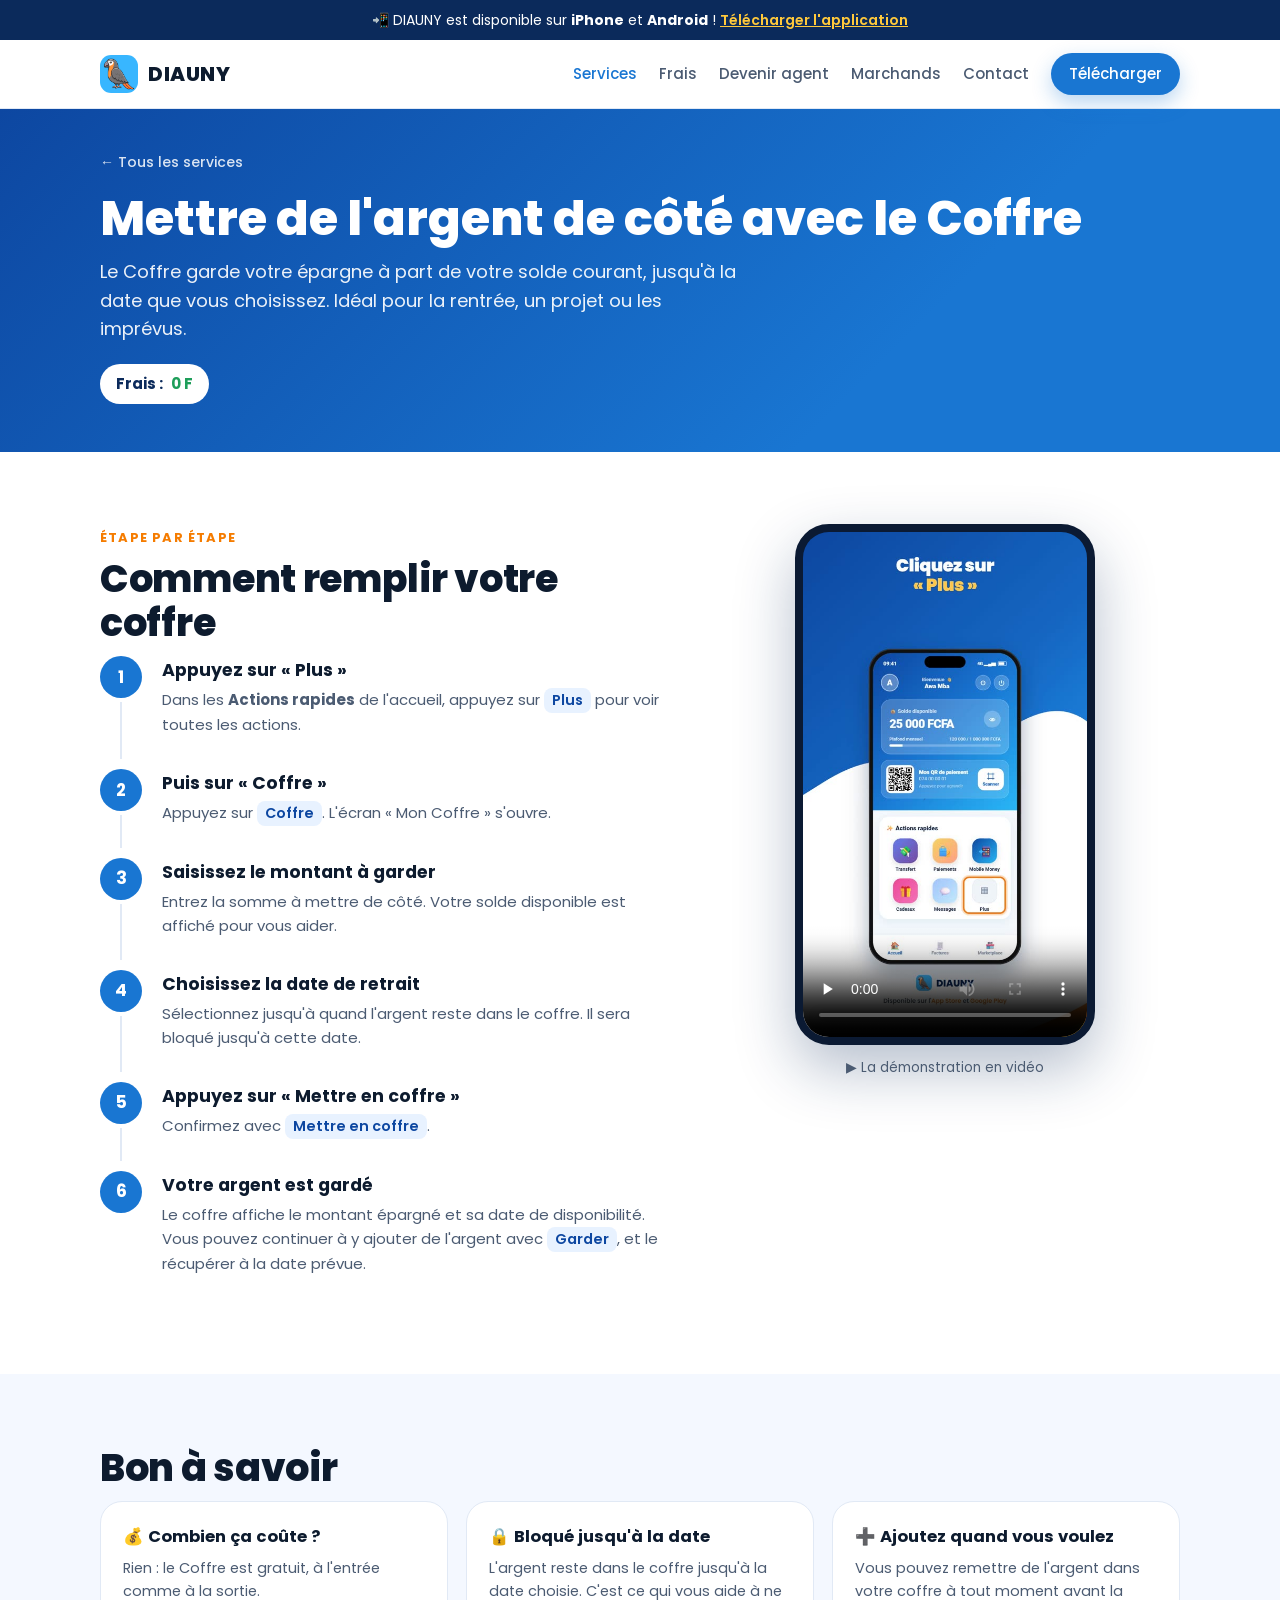
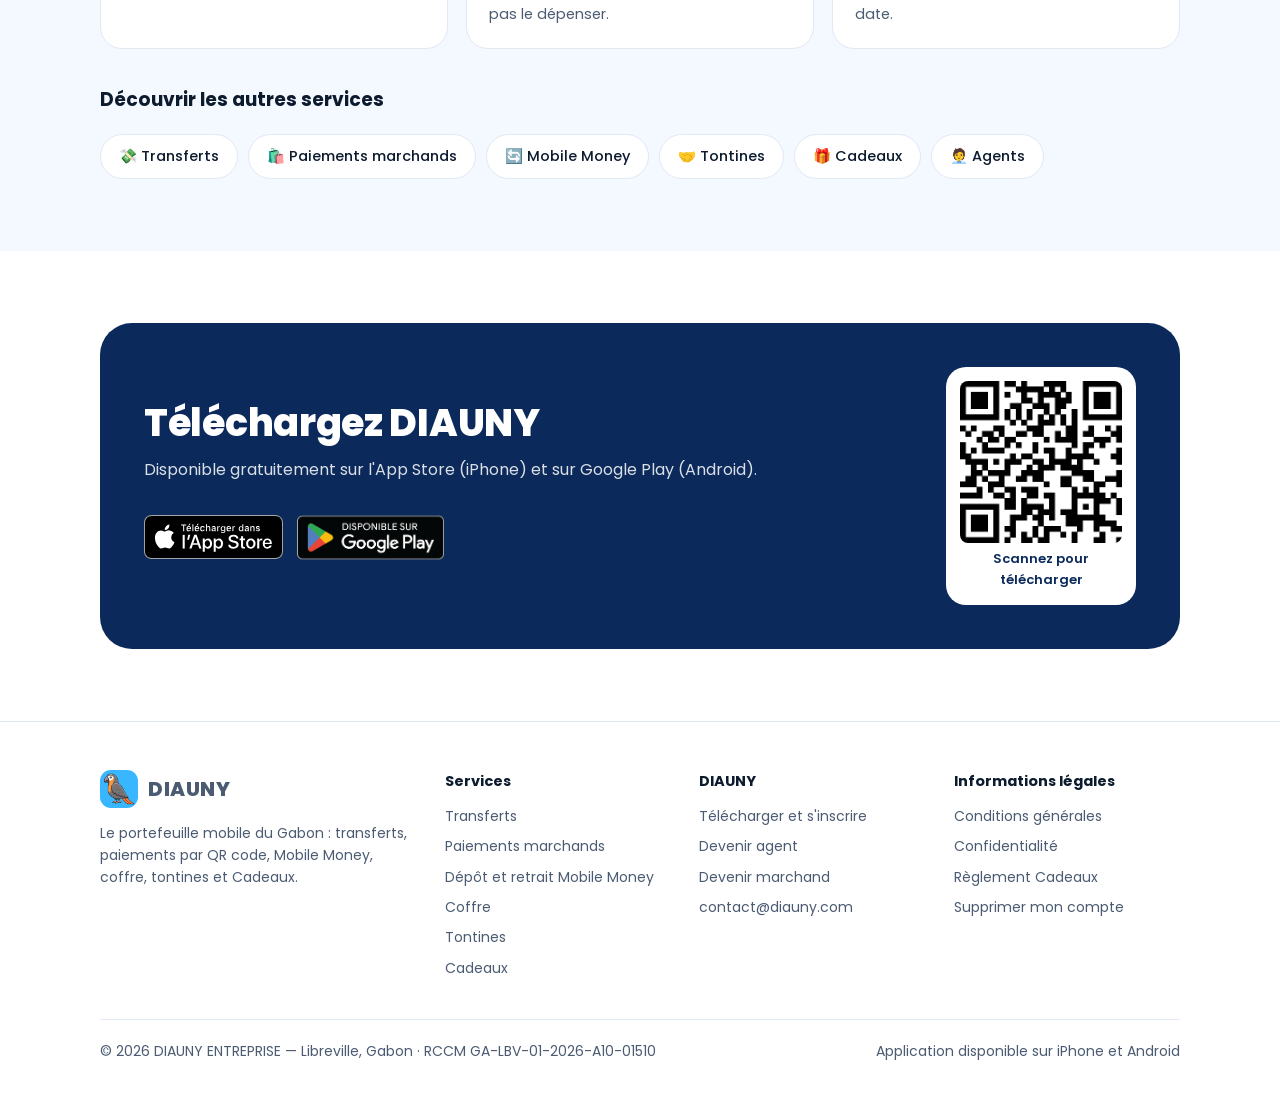
<file: coffre.html>
<!DOCTYPE html>
<html lang="fr">
<head>
<meta charset="UTF-8">
<meta name="viewport" content="width=device-width, initial-scale=1.0">
<title>Le Coffre — DIAUNY</title>
<meta name="description" content="Comment mettre de l'argent de côté dans le Coffre DIAUNY jusqu'à la date de votre choix. 0 F de frais.">
<link rel="icon" type="image/png" href="favicon.png">
<link rel="apple-touch-icon" href="apple-touch-icon.png">
<meta property="og:title" content="Le Coffre — DIAUNY">
<meta property="og:description" content="Comment mettre de l'argent de côté dans le Coffre DIAUNY jusqu'à la date de votre choix. 0 F de frais.">
<meta property="og:image" content="https://diauny.com/logo.png">
<link rel="preconnect" href="https://fonts.googleapis.com">
<link rel="preconnect" href="https://fonts.gstatic.com" crossorigin>
<link href="https://fonts.googleapis.com/css2?family=Poppins:wght@400;500;600;700;800&display=swap" rel="stylesheet">
<link rel="stylesheet" href="style.css">
</head>
<body>
<div class="annonce">📲 DIAUNY est disponible sur <strong>iPhone</strong> et <strong>Android</strong> ! <a href="telecharger.html" data-telecharger>Télécharger l'application</a></div>
<header class="entete">
  <div class="conteneur">
    <a class="marque" href="index.html"><img src="logo.png" alt="">DIAUNY</a>
    <nav class="menu" aria-label="Menu principal">
        <a href="index.html#services" class="actif">Services</a>
        <a href="index.html#frais">Frais</a>
        <a href="agent.html">Devenir agent</a>
        <a href="marchand.html">Marchands</a>
        <a href="index.html#contact">Contact</a>
        <a class="bouton bouton-principal bouton-petit" href="telecharger.html" data-telecharger>Télécharger</a>
    </nav>
  </div>
</header>
<main>
<section class="page-hero" style="padding:0">
  <div class="conteneur">
    <a class="retour" href="index.html#services">← Tous les services</a>
    <h1>Mettre de l'argent de côté avec le Coffre</h1>
    <p>Le Coffre garde votre épargne à part de votre solde courant, jusqu'à la date que vous choisissez. Idéal pour la rentrée, un projet ou les imprévus.</p>
    <span class="badge-frais">Frais : <span>0 F</span></span>
  </div>
</section>

<section>
  <div class="conteneur detail">
    <div>
      <span class="etiquette">Étape par étape</span>
      <h2>Comment remplir votre coffre</h2>
      <ol class="etapes">
        <li><h3>Appuyez sur « Plus »</h3><p>Dans les <strong>Actions rapides</strong> de l'accueil, appuyez sur <span class="bouton-app">Plus</span> pour voir toutes les actions.</p></li>
        <li><h3>Puis sur « Coffre »</h3><p>Appuyez sur <span class="bouton-app">Coffre</span>. L'écran « Mon Coffre » s'ouvre.</p></li>
        <li><h3>Saisissez le montant à garder</h3><p>Entrez la somme à mettre de côté. Votre solde disponible est affiché pour vous aider.</p></li>
        <li><h3>Choisissez la date de retrait</h3><p>Sélectionnez jusqu'à quand l'argent reste dans le coffre. Il sera bloqué jusqu'à cette date.</p></li>
        <li><h3>Appuyez sur « Mettre en coffre »</h3><p>Confirmez avec <span class="bouton-app">Mettre en coffre</span>.</p></li>
        <li><h3>Votre argent est gardé</h3><p>Le coffre affiche le montant épargné et sa date de disponibilité. Vous pouvez continuer à y ajouter de l'argent avec <span class="bouton-app">Garder</span>, et le récupérer à la date prévue.</p></li>
      </ol>
    </div>
    <div class="video-tel">
      <video src="assets/videos/coffre.mp4" poster="assets/videos/coffre.jpg" controls playsinline preload="none"></video>
      <p>▶ La démonstration en vidéo</p>
    </div>
  </div>
</section>

<section class="section-claire">
  <div class="conteneur">
    <h2>Bon à savoir</h2>
    <div class="infos">
      <div class="info"><h3>💰 Combien ça coûte ?</h3><p>Rien : le Coffre est gratuit, à l'entrée comme à la sortie.</p></div>
      <div class="info"><h3>🔒 Bloqué jusqu'à la date</h3><p>L'argent reste dans le coffre jusqu'à la date choisie. C'est ce qui vous aide à ne pas le dépenser.</p></div>
      <div class="info"><h3>➕ Ajoutez quand vous voulez</h3><p>Vous pouvez remettre de l'argent dans votre coffre à tout moment avant la date.</p></div>
    </div>
    <h3 style="margin-top:36px">Découvrir les autres services</h3>
    <div class="autres">
      <a href="transfert.html">💸 Transferts</a><a href="paiement.html">🛍️ Paiements marchands</a><a href="mobile-money.html">🔄 Mobile Money</a><a href="tontines.html">🤝 Tontines</a><a href="cadeaux.html">🎁 Cadeaux</a><a href="agent.html">🧑‍💼 Agents</a>
    </div>
  </div>
</section>

<section>
  <div class="conteneur">
    <div class="telecharger">
      <div>
        <h2>Téléchargez DIAUNY</h2>
        <p>Disponible gratuitement sur l'App Store (iPhone) et sur Google Play (Android).</p>
      <div class="boutons-store">
        <a class="badge-store" href="https://apps.apple.com/ga/app/diauny/id6814701018" target="_blank" rel="noopener"><img src="assets/badges/app-store-fr-noir.svg" alt="Télécharger dans l'App Store" width="139" height="44"></a>
        <a class="badge-store google" href="https://play.google.com/store/apps/details?id=com.diauny.app" target="_blank" rel="noopener"><img src="assets/badges/google-play-fr.png" alt="Disponible sur Google Play" width="147" height="57"></a>
      </div>
      </div>
      <div class="qr"><img src="assets/qr-telecharger.png" alt="QR code pour télécharger DIAUNY sur iPhone ou Android" width="162" height="162">Scannez pour télécharger</div>
    </div>
  </div>
</section>
</main>
<footer class="pied">
  <div class="conteneur">
    <div class="colonnes">
      <div>
        <a class="marque" href="index.html"><img src="logo.png" alt="">DIAUNY</a>
        <p>Le portefeuille mobile du Gabon : transferts, paiements par QR code, Mobile Money, coffre, tontines et Cadeaux.</p>
      </div>
      <div>
        <h4>Services</h4>
        <ul>
          <li><a href="transfert.html">Transferts</a></li>
          <li><a href="paiement.html">Paiements marchands</a></li>
          <li><a href="mobile-money.html">Dépôt et retrait Mobile Money</a></li>
          <li><a href="coffre.html">Coffre</a></li>
          <li><a href="tontines.html">Tontines</a></li>
          <li><a href="cadeaux.html">Cadeaux</a></li>
        </ul>
      </div>
      <div>
        <h4>DIAUNY</h4>
        <ul>
          <li><a href="inscription.html">Télécharger et s'inscrire</a></li>
          <li><a href="agent.html">Devenir agent</a></li>
          <li><a href="marchand.html">Devenir marchand</a></li>
          <li><a href="mailto:contact@diauny.com">contact@diauny.com</a></li>
        </ul>
      </div>
      <div>
        <h4>Informations légales</h4>
        <ul>
          <li><a href="https://pascavera.github.io/diauny-legal/cgu.html">Conditions générales</a></li>
          <li><a href="https://pascavera.github.io/diauny-legal/privacy.html">Confidentialité</a></li>
          <li><a href="https://pascavera.github.io/diauny-legal/reglement-cadeaux.html">Règlement Cadeaux</a></li>
          <li><a href="https://pascavera.github.io/diauny-legal/suppression-compte.html">Supprimer mon compte</a></li>
        </ul>
      </div>
    </div>
    <div class="bas">
      <span>© 2026 DIAUNY ENTREPRISE — Libreville, Gabon · RCCM GA-LBV-01-2026-A10-01510</span>
      <span>Application disponible sur iPhone et Android</span>
    </div>
  </div>
</footer>
<script src="telecharger.js" defer></script>
</body>
</html>
</file>
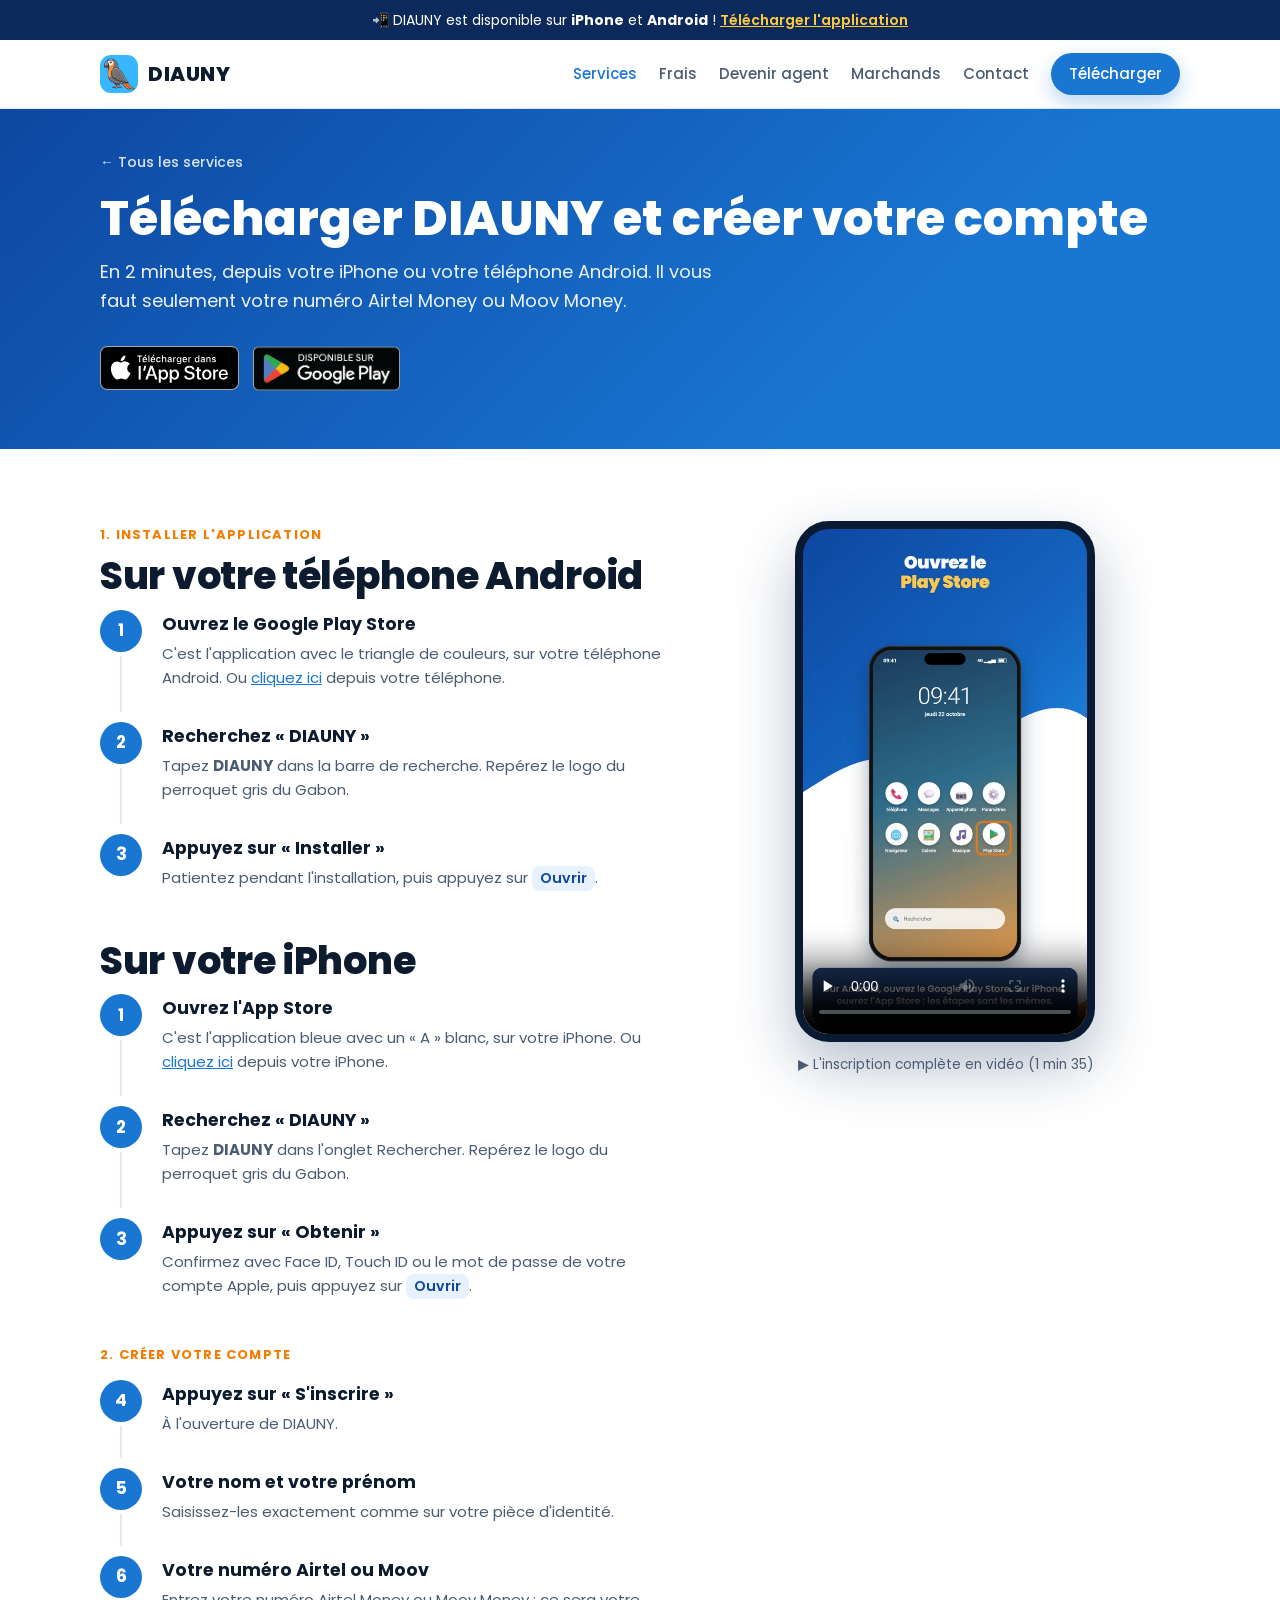
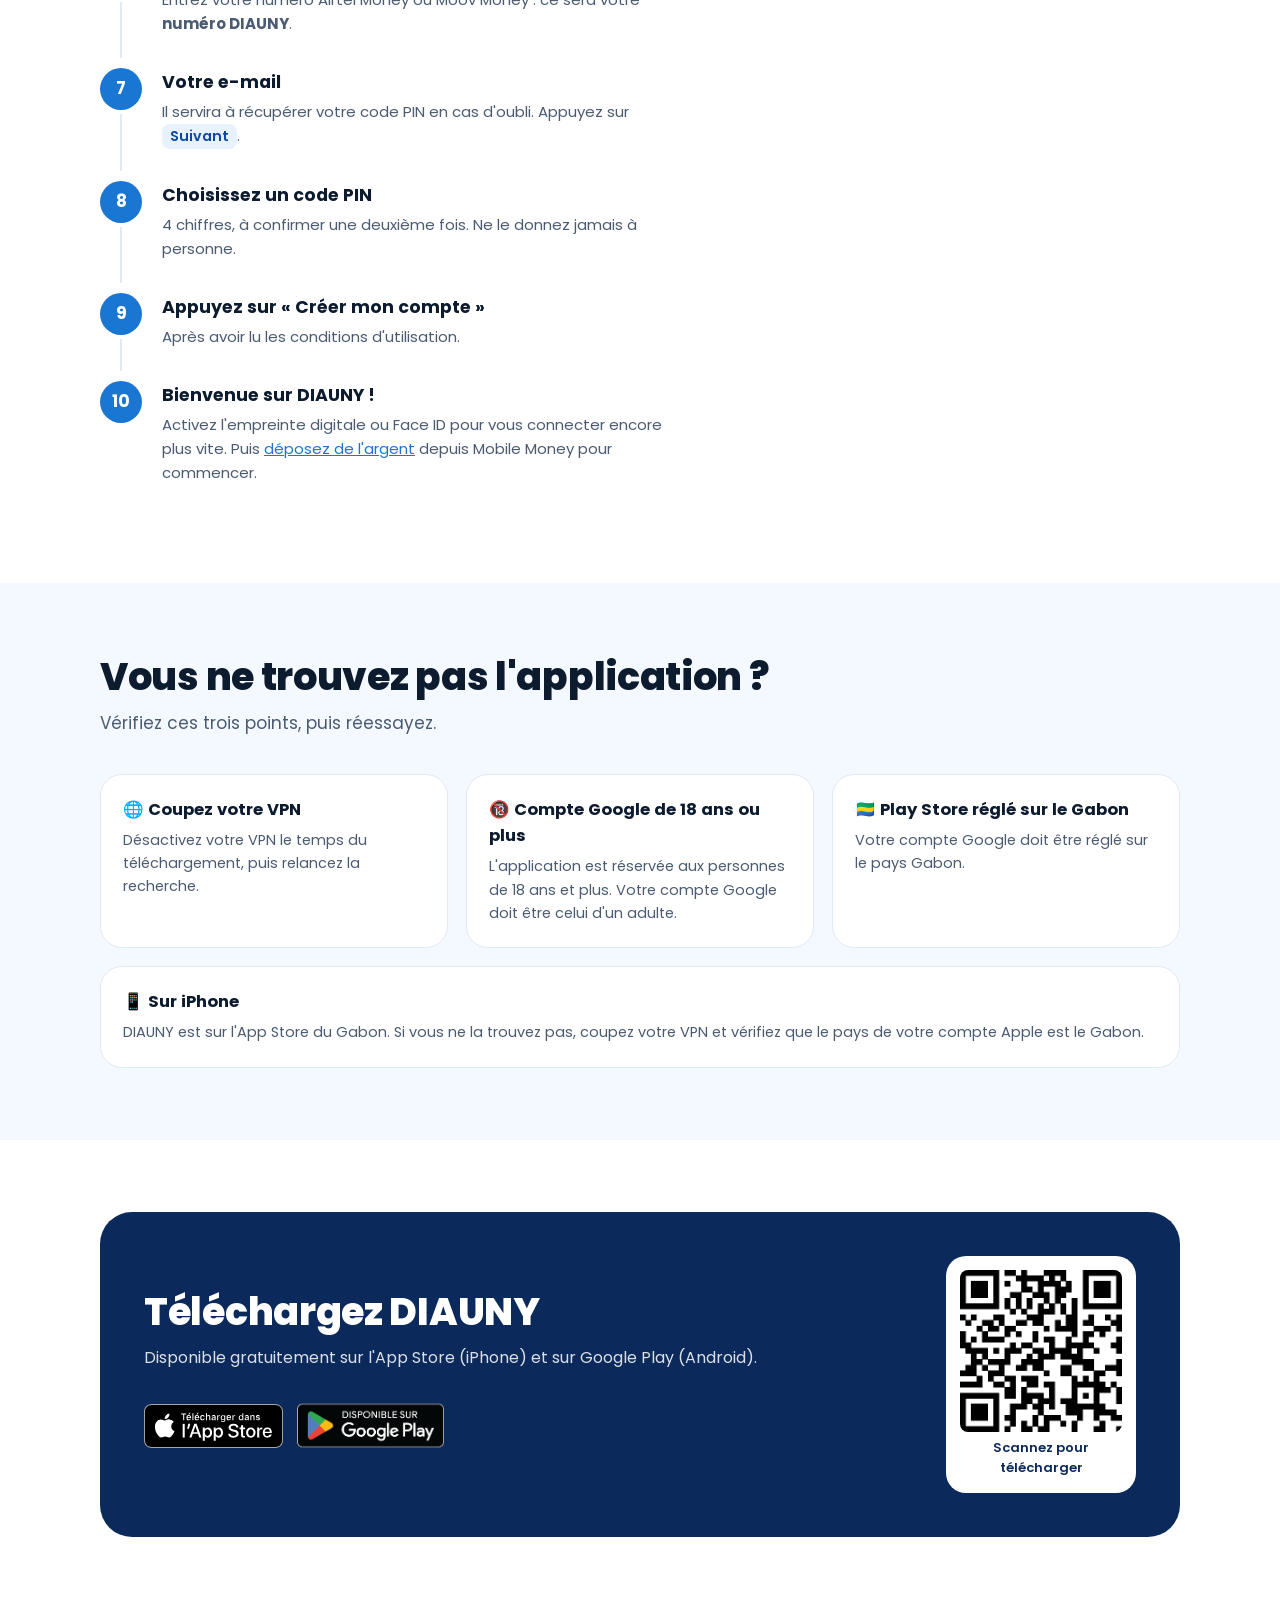
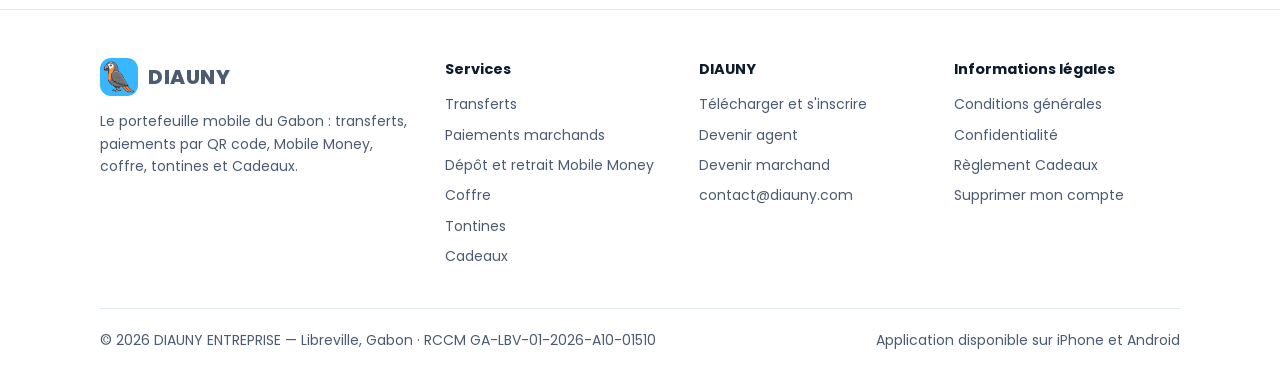
<file: inscription.html>
<!DOCTYPE html>
<html lang="fr">
<head>
<meta charset="UTF-8">
<meta name="viewport" content="width=device-width, initial-scale=1.0">
<title>Télécharger DIAUNY et créer son compte</title>
<meta name="description" content="Comment installer DIAUNY sur iPhone (App Store) ou Android (Google Play) et créer votre compte en 2 minutes.">
<link rel="icon" type="image/png" href="favicon.png">
<link rel="apple-touch-icon" href="apple-touch-icon.png">
<meta property="og:title" content="Télécharger DIAUNY et créer son compte">
<meta property="og:description" content="Comment installer DIAUNY sur iPhone (App Store) ou Android (Google Play) et créer votre compte en 2 minutes.">
<meta property="og:image" content="https://diauny.com/logo.png">
<link rel="preconnect" href="https://fonts.googleapis.com">
<link rel="preconnect" href="https://fonts.gstatic.com" crossorigin>
<link href="https://fonts.googleapis.com/css2?family=Poppins:wght@400;500;600;700;800&display=swap" rel="stylesheet">
<link rel="stylesheet" href="style.css">
</head>
<body>
<div class="annonce">📲 DIAUNY est disponible sur <strong>iPhone</strong> et <strong>Android</strong> ! <a href="telecharger.html" data-telecharger>Télécharger l'application</a></div>
<header class="entete">
  <div class="conteneur">
    <a class="marque" href="index.html"><img src="logo.png" alt="">DIAUNY</a>
    <nav class="menu" aria-label="Menu principal">
        <a href="index.html#services" class="actif">Services</a>
        <a href="index.html#frais">Frais</a>
        <a href="agent.html">Devenir agent</a>
        <a href="marchand.html">Marchands</a>
        <a href="index.html#contact">Contact</a>
        <a class="bouton bouton-principal bouton-petit" href="telecharger.html" data-telecharger>Télécharger</a>
    </nav>
  </div>
</header>
<main>
<section class="page-hero" style="padding:0">
  <div class="conteneur">
    <a class="retour" href="index.html#services">← Tous les services</a>
    <h1>Télécharger DIAUNY et créer votre compte</h1>
    <p>En 2 minutes, depuis votre iPhone ou votre téléphone Android. Il vous faut seulement votre numéro Airtel Money ou Moov Money.</p>
    <div class="boutons-store">
        <a class="badge-store" href="https://apps.apple.com/ga/app/diauny/id6814701018" target="_blank" rel="noopener"><img src="assets/badges/app-store-fr-noir.svg" alt="Télécharger dans l'App Store" width="139" height="44"></a>
        <a class="badge-store google" href="https://play.google.com/store/apps/details?id=com.diauny.app" target="_blank" rel="noopener"><img src="assets/badges/google-play-fr.png" alt="Disponible sur Google Play" width="147" height="57"></a>
      </div>
  </div>
</section>

<section>
  <div class="conteneur detail">
    <div>
      <span class="etiquette">1. Installer l'application</span>
      <h2>Sur votre téléphone Android</h2>
      <ol class="etapes">
        <li><h3>Ouvrez le Google Play Store</h3><p>C'est l'application avec le triangle de couleurs, sur votre téléphone Android. Ou <a href="https://play.google.com/store/apps/details?id=com.diauny.app" target="_blank" rel="noopener">cliquez ici</a> depuis votre téléphone.</p></li>
        <li><h3>Recherchez « DIAUNY »</h3><p>Tapez <strong>DIAUNY</strong> dans la barre de recherche. Repérez le logo du perroquet gris du Gabon.</p></li>
        <li><h3>Appuyez sur « Installer »</h3><p>Patientez pendant l'installation, puis appuyez sur <span class="bouton-app">Ouvrir</span>.</p></li>
      </ol>
      <h2 style="margin-top:22px">Sur votre iPhone</h2>
      <ol class="etapes">
        <li><h3>Ouvrez l'App Store</h3><p>C'est l'application bleue avec un « A » blanc, sur votre iPhone. Ou <a href="https://apps.apple.com/ga/app/diauny/id6814701018" target="_blank" rel="noopener">cliquez ici</a> depuis votre iPhone.</p></li>
        <li><h3>Recherchez « DIAUNY »</h3><p>Tapez <strong>DIAUNY</strong> dans l'onglet Rechercher. Repérez le logo du perroquet gris du Gabon.</p></li>
        <li><h3>Appuyez sur « Obtenir »</h3><p>Confirmez avec Face ID, Touch ID ou le mot de passe de votre compte Apple, puis appuyez sur <span class="bouton-app">Ouvrir</span>.</p></li>
      </ol>
      <span class="etiquette" style="margin-top:20px">2. Créer votre compte</span>
      <ol class="etapes" style="counter-reset: etape 3">
        <li><h3>Appuyez sur « S'inscrire »</h3><p>À l'ouverture de DIAUNY.</p></li>
        <li><h3>Votre nom et votre prénom</h3><p>Saisissez-les exactement comme sur votre pièce d'identité.</p></li>
        <li><h3>Votre numéro Airtel ou Moov</h3><p>Entrez votre numéro Airtel Money ou Moov Money : ce sera votre <strong>numéro DIAUNY</strong>.</p></li>
        <li><h3>Votre e-mail</h3><p>Il servira à récupérer votre code PIN en cas d'oubli. Appuyez sur <span class="bouton-app">Suivant</span>.</p></li>
        <li><h3>Choisissez un code PIN</h3><p>4 chiffres, à confirmer une deuxième fois. Ne le donnez jamais à personne.</p></li>
        <li><h3>Appuyez sur « Créer mon compte »</h3><p>Après avoir lu les conditions d'utilisation.</p></li>
        <li><h3>Bienvenue sur DIAUNY !</h3><p>Activez l'empreinte digitale ou Face ID pour vous connecter encore plus vite. Puis <a href="mobile-money.html#depot">déposez de l'argent</a> depuis Mobile Money pour commencer.</p></li>
      </ol>
    </div>
    <div class="video-tel">
      <video src="assets/videos/inscription.mp4" poster="assets/videos/inscription.jpg" controls playsinline preload="none"></video>
      <p>▶ L'inscription complète en vidéo (1 min 35)</p>
    </div>
  </div>
</section>

<section class="section-claire">
  <div class="conteneur">
    <h2>Vous ne trouvez pas l'application ?</h2>
    <p class="sous-titre">Vérifiez ces trois points, puis réessayez.</p>
    <div class="infos">
      <div class="info"><h3>🌐 Coupez votre VPN</h3><p>Désactivez votre VPN le temps du téléchargement, puis relancez la recherche.</p></div>
      <div class="info"><h3>🔞 Compte Google de 18 ans ou plus</h3><p>L'application est réservée aux personnes de 18 ans et plus. Votre compte Google doit être celui d'un adulte.</p></div>
      <div class="info"><h3>🇬🇦 Play Store réglé sur le Gabon</h3><p>Votre compte Google doit être réglé sur le pays Gabon.</p></div>
    </div>
    <div class="info" style="margin-top:18px"><h3>📱 Sur iPhone</h3><p>DIAUNY est sur l'App Store du Gabon. Si vous ne la trouvez pas, coupez votre VPN et vérifiez que le pays de votre compte Apple est le Gabon.</p></div>
  </div>
</section>

<section>
  <div class="conteneur">
    <div class="telecharger">
      <div>
        <h2>Téléchargez DIAUNY</h2>
        <p>Disponible gratuitement sur l'App Store (iPhone) et sur Google Play (Android).</p>
      <div class="boutons-store">
        <a class="badge-store" href="https://apps.apple.com/ga/app/diauny/id6814701018" target="_blank" rel="noopener"><img src="assets/badges/app-store-fr-noir.svg" alt="Télécharger dans l'App Store" width="139" height="44"></a>
        <a class="badge-store google" href="https://play.google.com/store/apps/details?id=com.diauny.app" target="_blank" rel="noopener"><img src="assets/badges/google-play-fr.png" alt="Disponible sur Google Play" width="147" height="57"></a>
      </div>
      </div>
      <div class="qr"><img src="assets/qr-telecharger.png" alt="QR code pour télécharger DIAUNY sur iPhone ou Android" width="162" height="162">Scannez pour télécharger</div>
    </div>
  </div>
</section>
</main>
<footer class="pied">
  <div class="conteneur">
    <div class="colonnes">
      <div>
        <a class="marque" href="index.html"><img src="logo.png" alt="">DIAUNY</a>
        <p>Le portefeuille mobile du Gabon : transferts, paiements par QR code, Mobile Money, coffre, tontines et Cadeaux.</p>
      </div>
      <div>
        <h4>Services</h4>
        <ul>
          <li><a href="transfert.html">Transferts</a></li>
          <li><a href="paiement.html">Paiements marchands</a></li>
          <li><a href="mobile-money.html">Dépôt et retrait Mobile Money</a></li>
          <li><a href="coffre.html">Coffre</a></li>
          <li><a href="tontines.html">Tontines</a></li>
          <li><a href="cadeaux.html">Cadeaux</a></li>
        </ul>
      </div>
      <div>
        <h4>DIAUNY</h4>
        <ul>
          <li><a href="inscription.html">Télécharger et s'inscrire</a></li>
          <li><a href="agent.html">Devenir agent</a></li>
          <li><a href="marchand.html">Devenir marchand</a></li>
          <li><a href="mailto:contact@diauny.com">contact@diauny.com</a></li>
        </ul>
      </div>
      <div>
        <h4>Informations légales</h4>
        <ul>
          <li><a href="https://pascavera.github.io/diauny-legal/cgu.html">Conditions générales</a></li>
          <li><a href="https://pascavera.github.io/diauny-legal/privacy.html">Confidentialité</a></li>
          <li><a href="https://pascavera.github.io/diauny-legal/reglement-cadeaux.html">Règlement Cadeaux</a></li>
          <li><a href="https://pascavera.github.io/diauny-legal/suppression-compte.html">Supprimer mon compte</a></li>
        </ul>
      </div>
    </div>
    <div class="bas">
      <span>© 2026 DIAUNY ENTREPRISE — Libreville, Gabon · RCCM GA-LBV-01-2026-A10-01510</span>
      <span>Application disponible sur iPhone et Android</span>
    </div>
  </div>
</footer>
<script src="telecharger.js" defer></script>
</body>
</html>
</file>
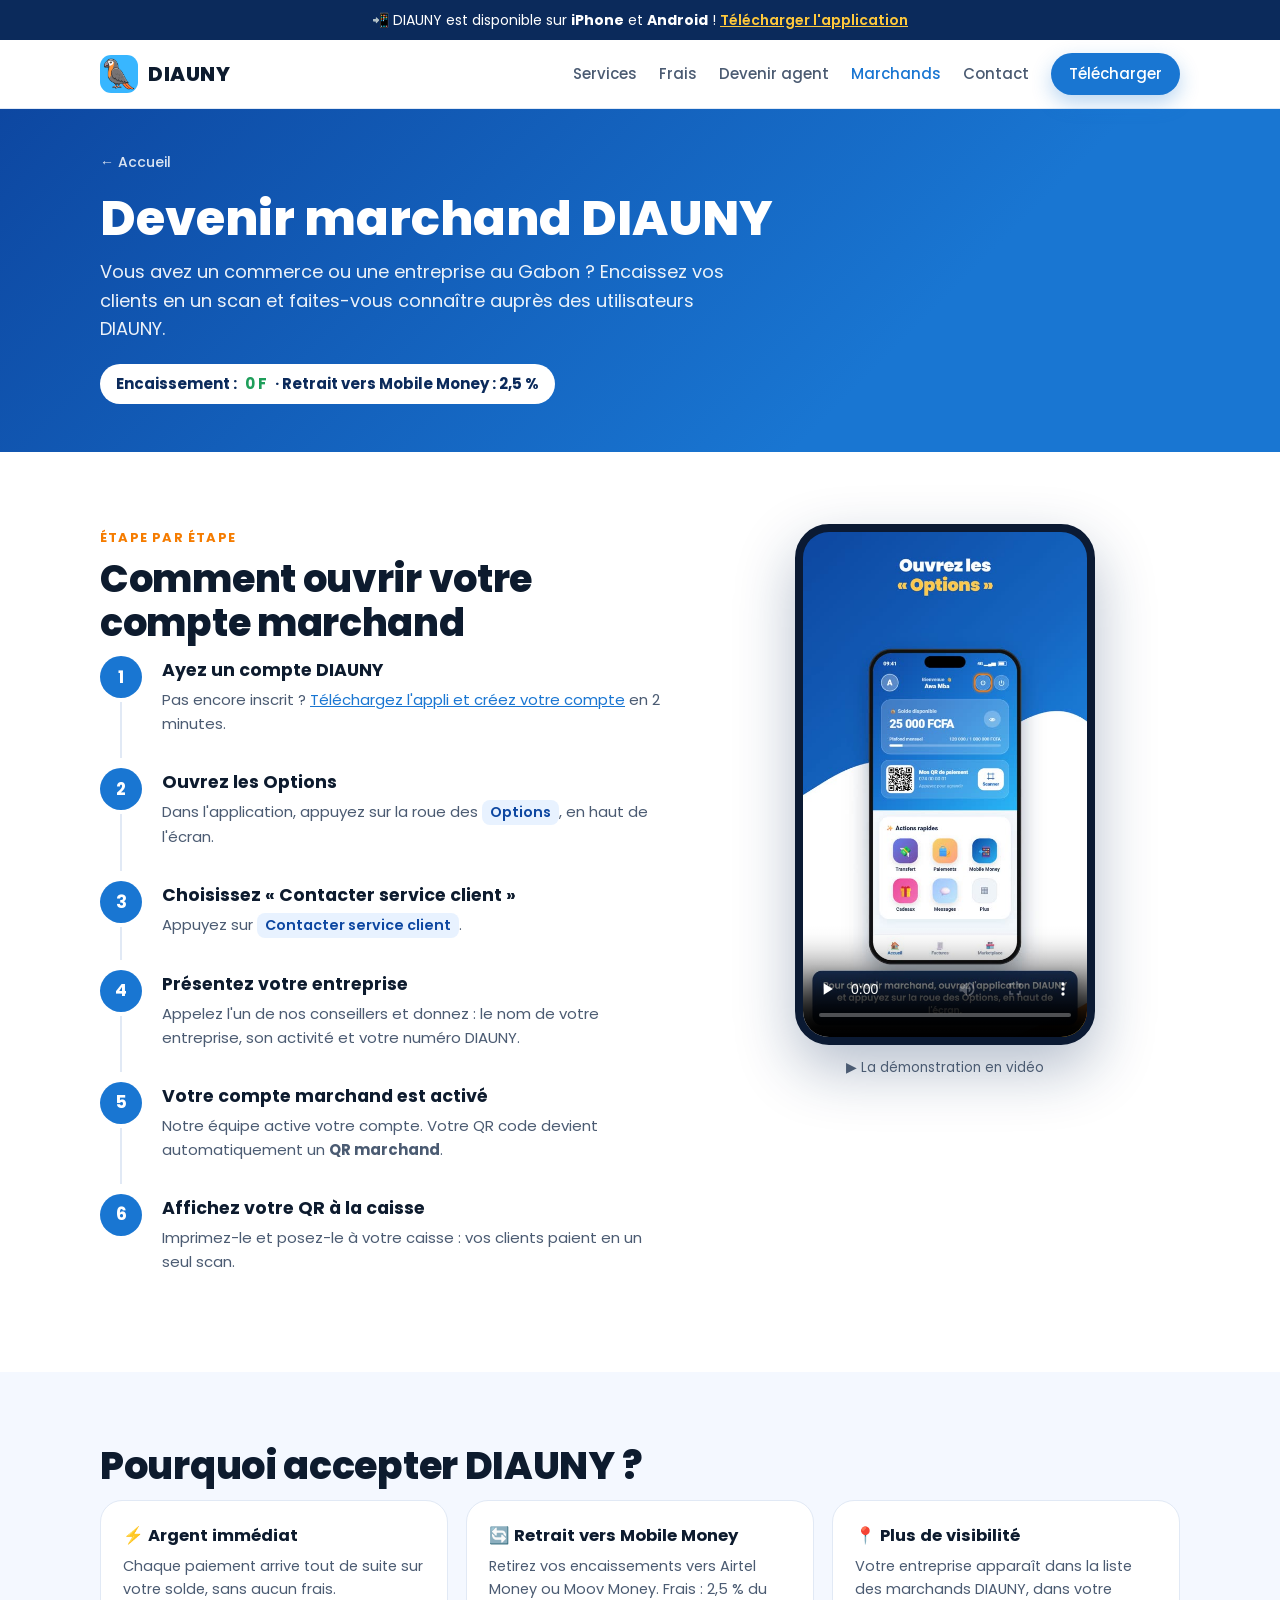
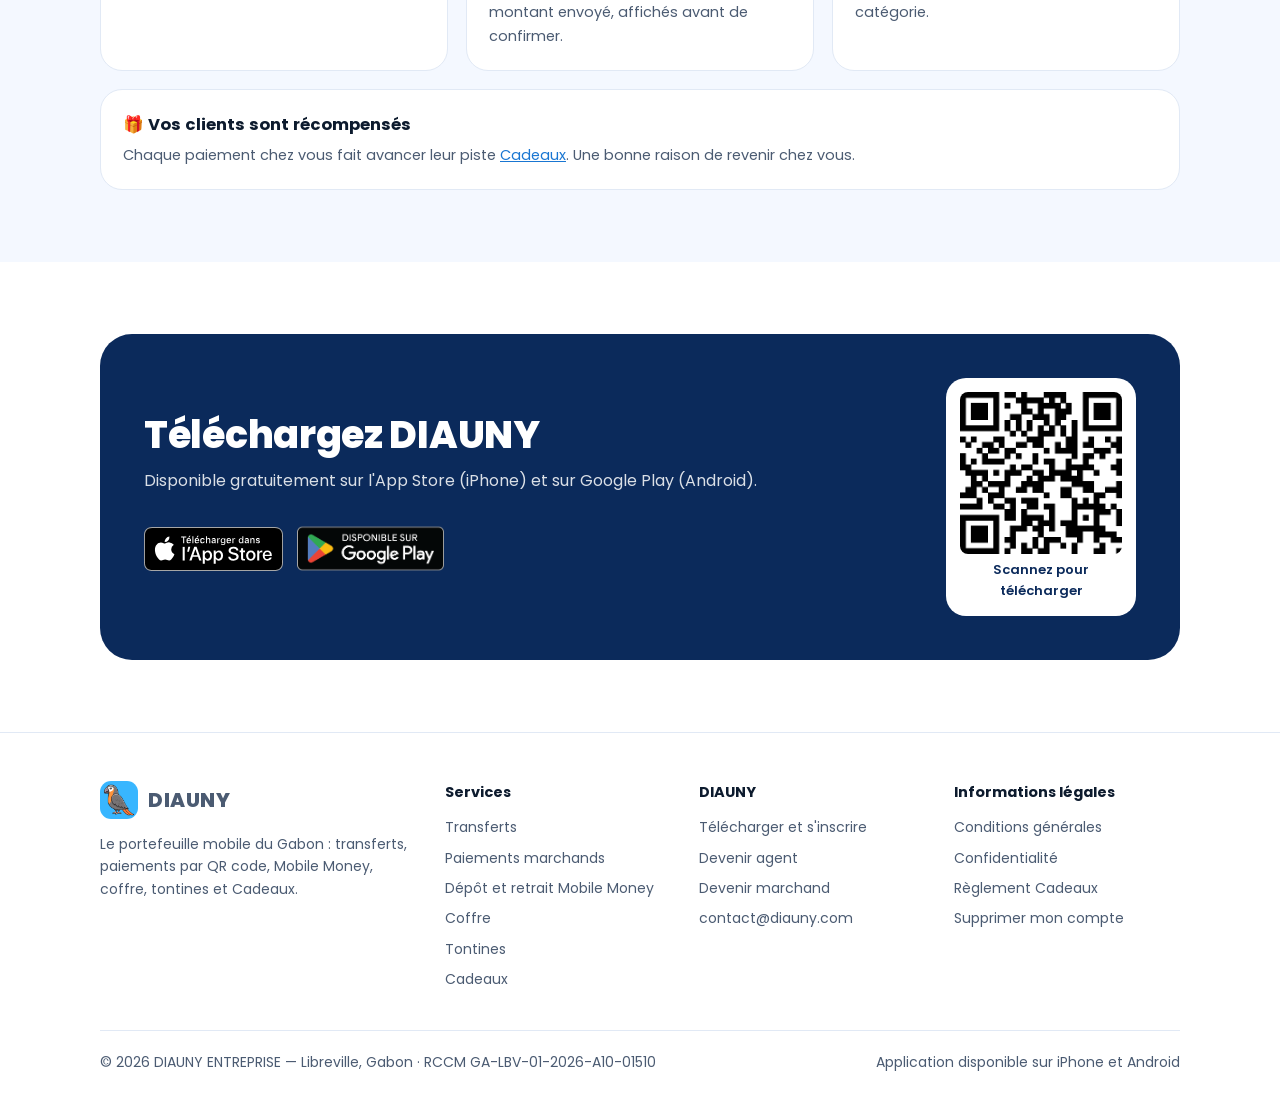
<file: marchand.html>
<!DOCTYPE html>
<html lang="fr">
<head>
<meta charset="UTF-8">
<meta name="viewport" content="width=device-width, initial-scale=1.0">
<title>Devenir marchand DIAUNY</title>
<meta name="description" content="Commerçants et entreprises du Gabon : encaissez vos clients par QR code, sans frais, et apparaissez dans la liste des marchands DIAUNY.">
<link rel="icon" type="image/png" href="favicon.png">
<link rel="apple-touch-icon" href="apple-touch-icon.png">
<meta property="og:title" content="Devenir marchand DIAUNY">
<meta property="og:description" content="Commerçants et entreprises du Gabon : encaissez vos clients par QR code, sans frais, et apparaissez dans la liste des marchands DIAUNY.">
<meta property="og:image" content="https://diauny.com/logo.png">
<link rel="preconnect" href="https://fonts.googleapis.com">
<link rel="preconnect" href="https://fonts.gstatic.com" crossorigin>
<link href="https://fonts.googleapis.com/css2?family=Poppins:wght@400;500;600;700;800&display=swap" rel="stylesheet">
<link rel="stylesheet" href="style.css">
</head>
<body>
<div class="annonce">📲 DIAUNY est disponible sur <strong>iPhone</strong> et <strong>Android</strong> ! <a href="telecharger.html" data-telecharger>Télécharger l'application</a></div>
<header class="entete">
  <div class="conteneur">
    <a class="marque" href="index.html"><img src="logo.png" alt="">DIAUNY</a>
    <nav class="menu" aria-label="Menu principal">
        <a href="index.html#services">Services</a>
        <a href="index.html#frais">Frais</a>
        <a href="agent.html">Devenir agent</a>
        <a href="marchand.html" class="actif">Marchands</a>
        <a href="index.html#contact">Contact</a>
        <a class="bouton bouton-principal bouton-petit" href="telecharger.html" data-telecharger>Télécharger</a>
    </nav>
  </div>
</header>
<main>
<section class="page-hero" style="padding:0">
  <div class="conteneur">
    <a class="retour" href="index.html">← Accueil</a>
    <h1>Devenir marchand DIAUNY</h1>
    <p>Vous avez un commerce ou une entreprise au Gabon ? Encaissez vos clients en un scan et faites-vous connaître auprès des utilisateurs DIAUNY.</p>
    <span class="badge-frais">Encaissement : <span>0 F</span> · Retrait vers Mobile Money : 2,5 %</span>
  </div>
</section>

<section>
  <div class="conteneur detail">
    <div>
      <span class="etiquette">Étape par étape</span>
      <h2>Comment ouvrir votre compte marchand</h2>
      <ol class="etapes">
        <li><h3>Ayez un compte DIAUNY</h3><p>Pas encore inscrit ? <a href="inscription.html">Téléchargez l'appli et créez votre compte</a> en 2 minutes.</p></li>
        <li><h3>Ouvrez les Options</h3><p>Dans l'application, appuyez sur la roue des <span class="bouton-app">Options</span>, en haut de l'écran.</p></li>
        <li><h3>Choisissez « Contacter service client »</h3><p>Appuyez sur <span class="bouton-app">Contacter service client</span>.</p></li>
        <li><h3>Présentez votre entreprise</h3><p>Appelez l'un de nos conseillers et donnez : le nom de votre entreprise, son activité et votre numéro DIAUNY.</p></li>
        <li><h3>Votre compte marchand est activé</h3><p>Notre équipe active votre compte. Votre QR code devient automatiquement un <strong>QR marchand</strong>.</p></li>
        <li><h3>Affichez votre QR à la caisse</h3><p>Imprimez-le et posez-le à votre caisse : vos clients paient en un seul scan.</p></li>
      </ol>
    </div>
    <div class="video-tel">
      <video src="assets/videos/devenir_marchand.mp4" poster="assets/videos/devenir_marchand.jpg" controls playsinline preload="none"></video>
      <p>▶ La démonstration en vidéo</p>
    </div>
  </div>
</section>

<section class="section-claire">
  <div class="conteneur">
    <h2>Pourquoi accepter DIAUNY ?</h2>
    <div class="infos">
      <div class="info"><h3>⚡ Argent immédiat</h3><p>Chaque paiement arrive tout de suite sur votre solde, sans aucun frais.</p></div>
      <div class="info"><h3>🔄 Retrait vers Mobile Money</h3><p>Retirez vos encaissements vers Airtel Money ou Moov Money. Frais : 2,5 % du montant envoyé, affichés avant de confirmer.</p></div>
      <div class="info"><h3>📍 Plus de visibilité</h3><p>Votre entreprise apparaît dans la liste des marchands DIAUNY, dans votre catégorie.</p></div>
    </div>
    <div class="info" style="margin-top:18px"><h3>🎁 Vos clients sont récompensés</h3><p>Chaque paiement chez vous fait avancer leur piste <a href="cadeaux.html">Cadeaux</a>. Une bonne raison de revenir chez vous.</p></div>
  </div>
</section>

<section>
  <div class="conteneur">
    <div class="telecharger">
      <div>
        <h2>Téléchargez DIAUNY</h2>
        <p>Disponible gratuitement sur l'App Store (iPhone) et sur Google Play (Android).</p>
      <div class="boutons-store">
        <a class="badge-store" href="https://apps.apple.com/ga/app/diauny/id6814701018" target="_blank" rel="noopener"><img src="assets/badges/app-store-fr-noir.svg" alt="Télécharger dans l'App Store" width="139" height="44"></a>
        <a class="badge-store google" href="https://play.google.com/store/apps/details?id=com.diauny.app" target="_blank" rel="noopener"><img src="assets/badges/google-play-fr.png" alt="Disponible sur Google Play" width="147" height="57"></a>
      </div>
      </div>
      <div class="qr"><img src="assets/qr-telecharger.png" alt="QR code pour télécharger DIAUNY sur iPhone ou Android" width="162" height="162">Scannez pour télécharger</div>
    </div>
  </div>
</section>
</main>
<footer class="pied">
  <div class="conteneur">
    <div class="colonnes">
      <div>
        <a class="marque" href="index.html"><img src="logo.png" alt="">DIAUNY</a>
        <p>Le portefeuille mobile du Gabon : transferts, paiements par QR code, Mobile Money, coffre, tontines et Cadeaux.</p>
      </div>
      <div>
        <h4>Services</h4>
        <ul>
          <li><a href="transfert.html">Transferts</a></li>
          <li><a href="paiement.html">Paiements marchands</a></li>
          <li><a href="mobile-money.html">Dépôt et retrait Mobile Money</a></li>
          <li><a href="coffre.html">Coffre</a></li>
          <li><a href="tontines.html">Tontines</a></li>
          <li><a href="cadeaux.html">Cadeaux</a></li>
        </ul>
      </div>
      <div>
        <h4>DIAUNY</h4>
        <ul>
          <li><a href="inscription.html">Télécharger et s'inscrire</a></li>
          <li><a href="agent.html">Devenir agent</a></li>
          <li><a href="marchand.html">Devenir marchand</a></li>
          <li><a href="mailto:contact@diauny.com">contact@diauny.com</a></li>
        </ul>
      </div>
      <div>
        <h4>Informations légales</h4>
        <ul>
          <li><a href="https://pascavera.github.io/diauny-legal/cgu.html">Conditions générales</a></li>
          <li><a href="https://pascavera.github.io/diauny-legal/privacy.html">Confidentialité</a></li>
          <li><a href="https://pascavera.github.io/diauny-legal/reglement-cadeaux.html">Règlement Cadeaux</a></li>
          <li><a href="https://pascavera.github.io/diauny-legal/suppression-compte.html">Supprimer mon compte</a></li>
        </ul>
      </div>
    </div>
    <div class="bas">
      <span>© 2026 DIAUNY ENTREPRISE — Libreville, Gabon · RCCM GA-LBV-01-2026-A10-01510</span>
      <span>Application disponible sur iPhone et Android</span>
    </div>
  </div>
</footer>
<script src="telecharger.js" defer></script>
</body>
</html>
</file>
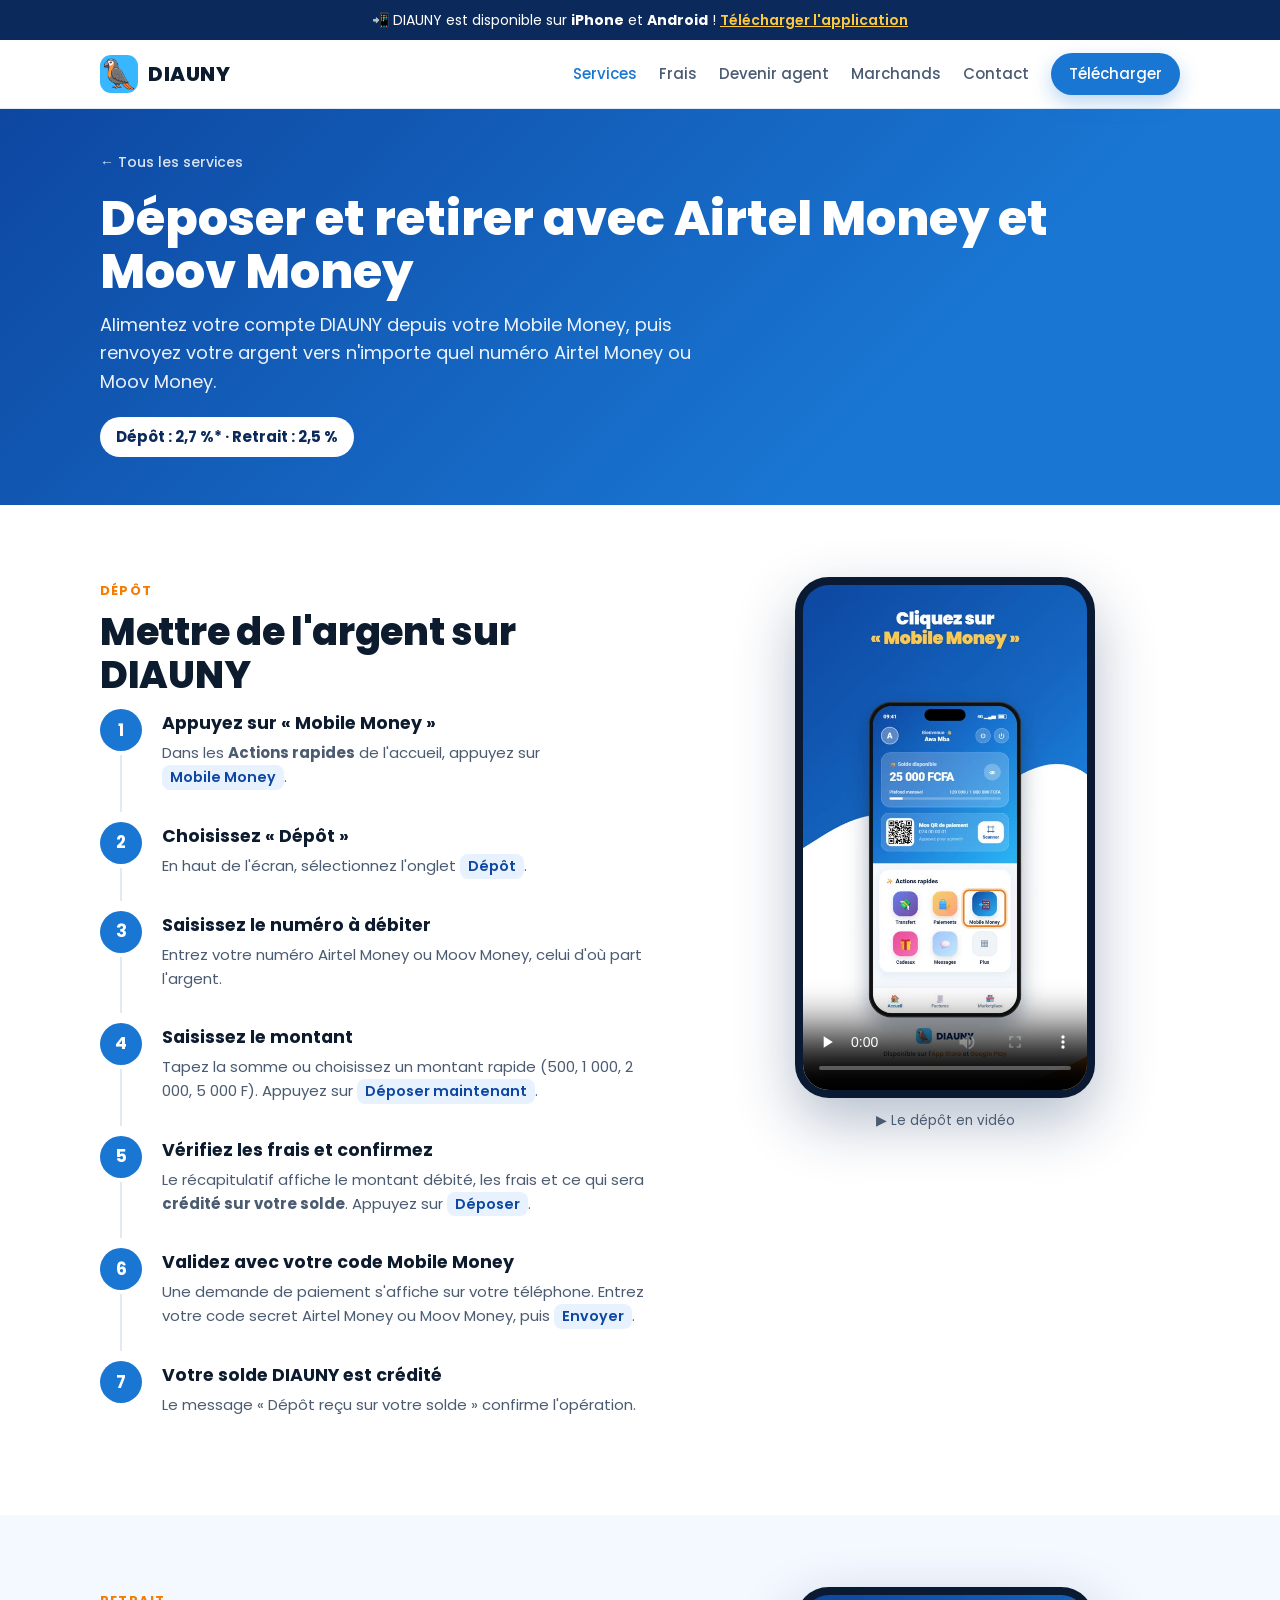
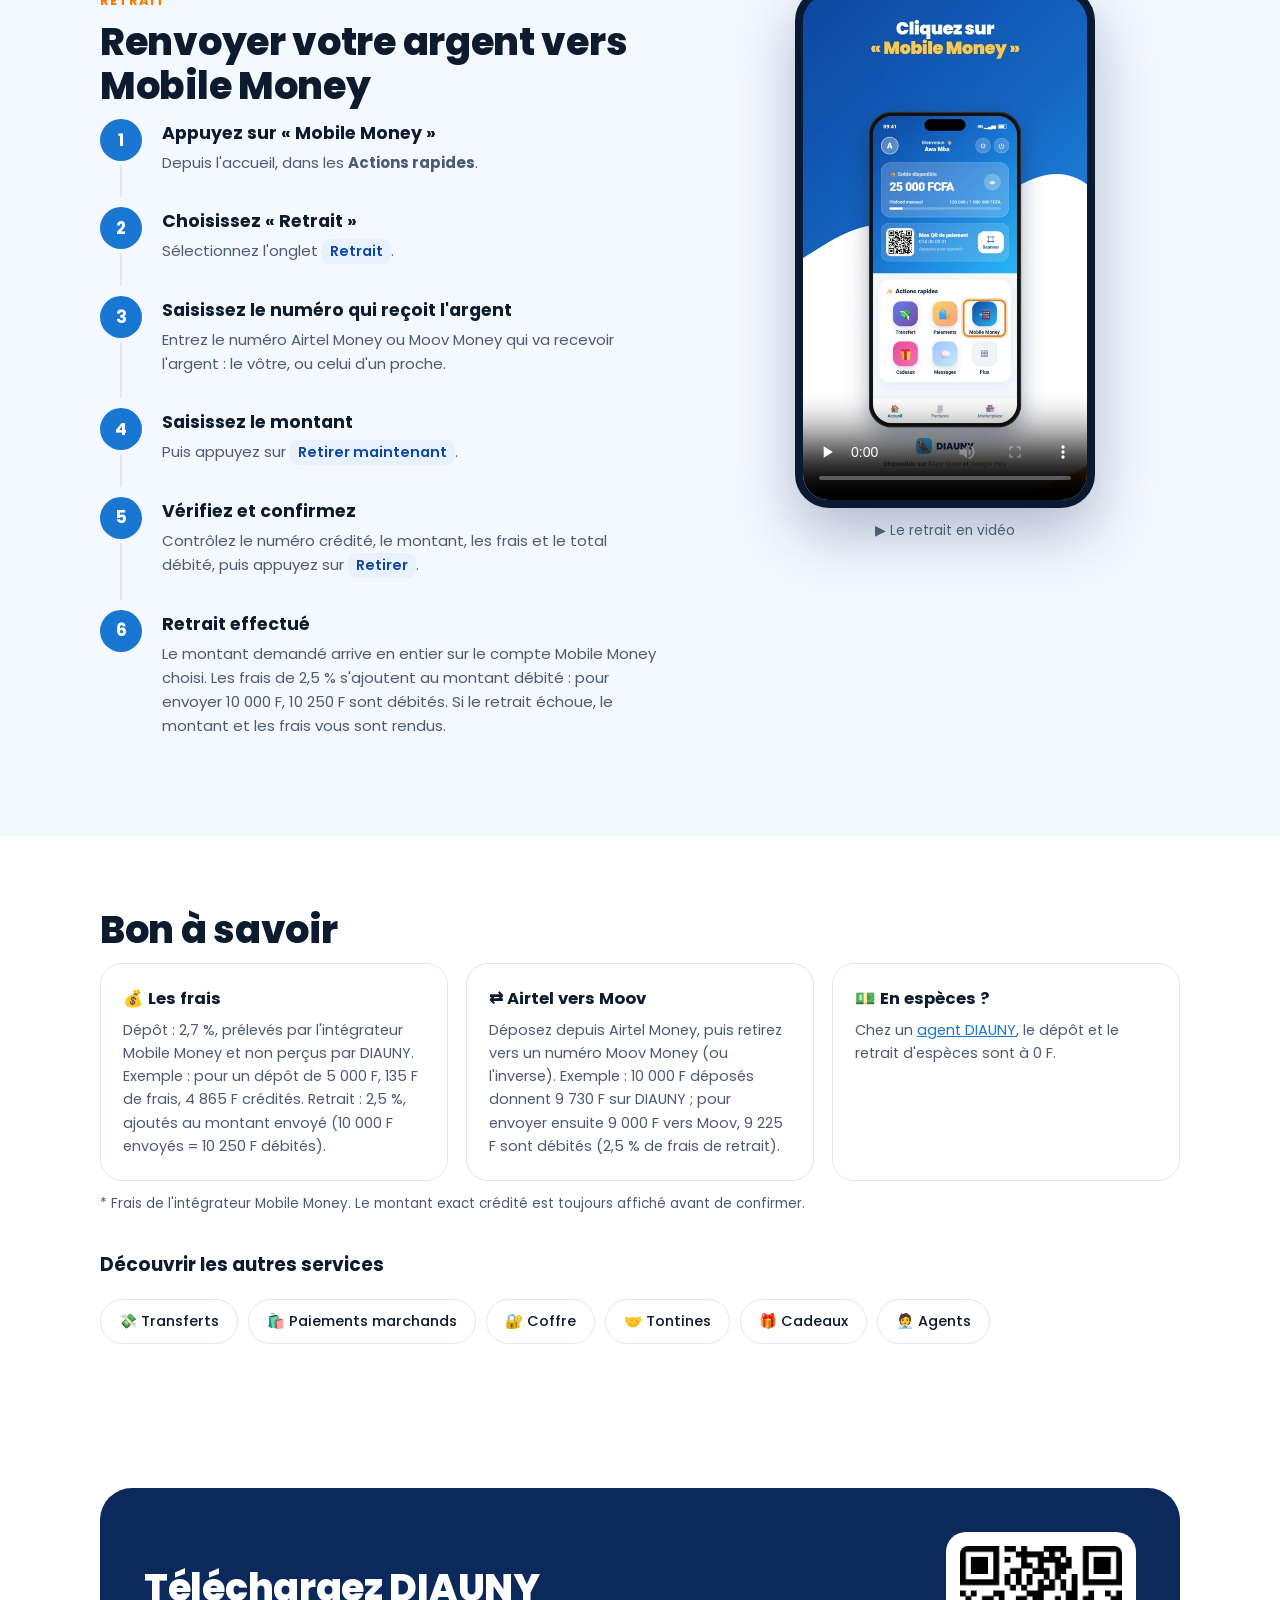
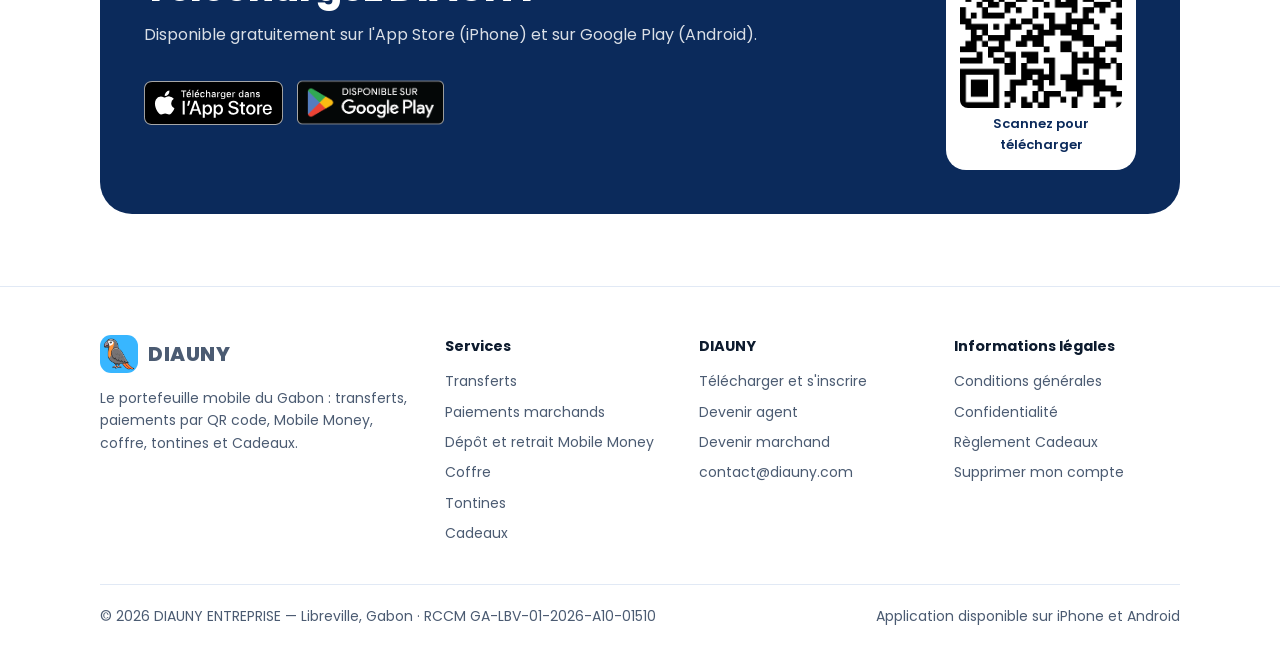
<file: mobile-money.html>
<!DOCTYPE html>
<html lang="fr">
<head>
<meta charset="UTF-8">
<meta name="viewport" content="width=device-width, initial-scale=1.0">
<title>Dépôt et retrait Mobile Money — DIAUNY</title>
<meta name="description" content="Comment alimenter votre compte DIAUNY depuis Airtel Money ou Moov Money, et retirer votre argent sans frais.">
<link rel="icon" type="image/png" href="favicon.png">
<link rel="apple-touch-icon" href="apple-touch-icon.png">
<meta property="og:title" content="Dépôt et retrait Mobile Money — DIAUNY">
<meta property="og:description" content="Comment alimenter votre compte DIAUNY depuis Airtel Money ou Moov Money, et retirer votre argent sans frais.">
<meta property="og:image" content="https://diauny.com/logo.png">
<link rel="preconnect" href="https://fonts.googleapis.com">
<link rel="preconnect" href="https://fonts.gstatic.com" crossorigin>
<link href="https://fonts.googleapis.com/css2?family=Poppins:wght@400;500;600;700;800&display=swap" rel="stylesheet">
<link rel="stylesheet" href="style.css">
</head>
<body>
<div class="annonce">📲 DIAUNY est disponible sur <strong>iPhone</strong> et <strong>Android</strong> ! <a href="telecharger.html" data-telecharger>Télécharger l'application</a></div>
<header class="entete">
  <div class="conteneur">
    <a class="marque" href="index.html"><img src="logo.png" alt="">DIAUNY</a>
    <nav class="menu" aria-label="Menu principal">
        <a href="index.html#services" class="actif">Services</a>
        <a href="index.html#frais">Frais</a>
        <a href="agent.html">Devenir agent</a>
        <a href="marchand.html">Marchands</a>
        <a href="index.html#contact">Contact</a>
        <a class="bouton bouton-principal bouton-petit" href="telecharger.html" data-telecharger>Télécharger</a>
    </nav>
  </div>
</header>
<main>
<section class="page-hero" style="padding:0">
  <div class="conteneur">
    <a class="retour" href="index.html#services">← Tous les services</a>
    <h1>Déposer et retirer avec Airtel Money et Moov Money</h1>
    <p>Alimentez votre compte DIAUNY depuis votre Mobile Money, puis renvoyez votre argent vers n'importe quel numéro Airtel Money ou Moov Money.</p>
    <span class="badge-frais">Dépôt : 2,7 %* · Retrait : 2,5 %</span>
  </div>
</section>

<section id="depot">
  <div class="conteneur detail">
    <div>
      <span class="etiquette">Dépôt</span>
      <h2>Mettre de l'argent sur DIAUNY</h2>
      <ol class="etapes">
        <li><h3>Appuyez sur « Mobile Money »</h3><p>Dans les <strong>Actions rapides</strong> de l'accueil, appuyez sur <span class="bouton-app">Mobile Money</span>.</p></li>
        <li><h3>Choisissez « Dépôt »</h3><p>En haut de l'écran, sélectionnez l'onglet <span class="bouton-app">Dépôt</span>.</p></li>
        <li><h3>Saisissez le numéro à débiter</h3><p>Entrez votre numéro Airtel Money ou Moov Money, celui d'où part l'argent.</p></li>
        <li><h3>Saisissez le montant</h3><p>Tapez la somme ou choisissez un montant rapide (500, 1 000, 2 000, 5 000 F). Appuyez sur <span class="bouton-app">Déposer maintenant</span>.</p></li>
        <li><h3>Vérifiez les frais et confirmez</h3><p>Le récapitulatif affiche le montant débité, les frais et ce qui sera <strong>crédité sur votre solde</strong>. Appuyez sur <span class="bouton-app">Déposer</span>.</p></li>
        <li><h3>Validez avec votre code Mobile Money</h3><p>Une demande de paiement s'affiche sur votre téléphone. Entrez votre code secret Airtel Money ou Moov Money, puis <span class="bouton-app">Envoyer</span>.</p></li>
        <li><h3>Votre solde DIAUNY est crédité</h3><p>Le message « Dépôt reçu sur votre solde » confirme l'opération.</p></li>
      </ol>
    </div>
    <div class="video-tel">
      <video src="assets/videos/depot.mp4" poster="assets/videos/depot.jpg" controls playsinline preload="none"></video>
      <p>▶ Le dépôt en vidéo</p>
    </div>
  </div>
</section>

<section id="retrait" class="section-claire">
  <div class="conteneur detail">
    <div>
      <span class="etiquette">Retrait</span>
      <h2>Renvoyer votre argent vers Mobile Money</h2>
      <ol class="etapes">
        <li><h3>Appuyez sur « Mobile Money »</h3><p>Depuis l'accueil, dans les <strong>Actions rapides</strong>.</p></li>
        <li><h3>Choisissez « Retrait »</h3><p>Sélectionnez l'onglet <span class="bouton-app">Retrait</span>.</p></li>
        <li><h3>Saisissez le numéro qui reçoit l'argent</h3><p>Entrez le numéro Airtel Money ou Moov Money qui va recevoir l'argent : le vôtre, ou celui d'un proche.</p></li>
        <li><h3>Saisissez le montant</h3><p>Puis appuyez sur <span class="bouton-app">Retirer maintenant</span>.</p></li>
        <li><h3>Vérifiez et confirmez</h3><p>Contrôlez le numéro crédité, le montant, les frais et le total débité, puis appuyez sur <span class="bouton-app">Retirer</span>.</p></li>
        <li><h3>Retrait effectué</h3><p>Le montant demandé arrive en entier sur le compte Mobile Money choisi. Les frais de 2,5 % s'ajoutent au montant débité : pour envoyer 10 000 F, 10 250 F sont débités. Si le retrait échoue, le montant et les frais vous sont rendus.</p></li>
      </ol>
    </div>
    <div class="video-tel">
      <video src="assets/videos/retrait.mp4" poster="assets/videos/retrait.jpg" controls playsinline preload="none"></video>
      <p>▶ Le retrait en vidéo</p>
    </div>
  </div>
</section>

<section>
  <div class="conteneur">
    <h2>Bon à savoir</h2>
    <div class="infos">
      <div class="info"><h3>💰 Les frais</h3><p>Dépôt : 2,7 %, prélevés par l'intégrateur Mobile Money et non perçus par DIAUNY. Exemple : pour un dépôt de 5 000 F, 135 F de frais, 4 865 F crédités. Retrait : 2,5 %, ajoutés au montant envoyé (10 000 F envoyés = 10 250 F débités).</p></div>
      <div class="info"><h3>⇄ Airtel vers Moov</h3><p>Déposez depuis Airtel Money, puis retirez vers un numéro Moov Money (ou l'inverse). Exemple : 10 000 F déposés donnent 9 730 F sur DIAUNY ; pour envoyer ensuite 9 000 F vers Moov, 9 225 F sont débités (2,5 % de frais de retrait).</p></div>
      <div class="info"><h3>💵 En espèces ?</h3><p>Chez un <a href="agent.html">agent DIAUNY</a>, le dépôt et le retrait d'espèces sont à 0 F.</p></div>
    </div>
    <p class="note">* Frais de l'intégrateur Mobile Money. Le montant exact crédité est toujours affiché avant de confirmer.</p>
    <h3 style="margin-top:36px">Découvrir les autres services</h3>
    <div class="autres">
      <a href="transfert.html">💸 Transferts</a><a href="paiement.html">🛍️ Paiements marchands</a><a href="coffre.html">🔐 Coffre</a><a href="tontines.html">🤝 Tontines</a><a href="cadeaux.html">🎁 Cadeaux</a><a href="agent.html">🧑‍💼 Agents</a>
    </div>
  </div>
</section>

<section>
  <div class="conteneur">
    <div class="telecharger">
      <div>
        <h2>Téléchargez DIAUNY</h2>
        <p>Disponible gratuitement sur l'App Store (iPhone) et sur Google Play (Android).</p>
      <div class="boutons-store">
        <a class="badge-store" href="https://apps.apple.com/ga/app/diauny/id6814701018" target="_blank" rel="noopener"><img src="assets/badges/app-store-fr-noir.svg" alt="Télécharger dans l'App Store" width="139" height="44"></a>
        <a class="badge-store google" href="https://play.google.com/store/apps/details?id=com.diauny.app" target="_blank" rel="noopener"><img src="assets/badges/google-play-fr.png" alt="Disponible sur Google Play" width="147" height="57"></a>
      </div>
      </div>
      <div class="qr"><img src="assets/qr-telecharger.png" alt="QR code pour télécharger DIAUNY sur iPhone ou Android" width="162" height="162">Scannez pour télécharger</div>
    </div>
  </div>
</section>
</main>
<footer class="pied">
  <div class="conteneur">
    <div class="colonnes">
      <div>
        <a class="marque" href="index.html"><img src="logo.png" alt="">DIAUNY</a>
        <p>Le portefeuille mobile du Gabon : transferts, paiements par QR code, Mobile Money, coffre, tontines et Cadeaux.</p>
      </div>
      <div>
        <h4>Services</h4>
        <ul>
          <li><a href="transfert.html">Transferts</a></li>
          <li><a href="paiement.html">Paiements marchands</a></li>
          <li><a href="mobile-money.html">Dépôt et retrait Mobile Money</a></li>
          <li><a href="coffre.html">Coffre</a></li>
          <li><a href="tontines.html">Tontines</a></li>
          <li><a href="cadeaux.html">Cadeaux</a></li>
        </ul>
      </div>
      <div>
        <h4>DIAUNY</h4>
        <ul>
          <li><a href="inscription.html">Télécharger et s'inscrire</a></li>
          <li><a href="agent.html">Devenir agent</a></li>
          <li><a href="marchand.html">Devenir marchand</a></li>
          <li><a href="mailto:contact@diauny.com">contact@diauny.com</a></li>
        </ul>
      </div>
      <div>
        <h4>Informations légales</h4>
        <ul>
          <li><a href="https://pascavera.github.io/diauny-legal/cgu.html">Conditions générales</a></li>
          <li><a href="https://pascavera.github.io/diauny-legal/privacy.html">Confidentialité</a></li>
          <li><a href="https://pascavera.github.io/diauny-legal/reglement-cadeaux.html">Règlement Cadeaux</a></li>
          <li><a href="https://pascavera.github.io/diauny-legal/suppression-compte.html">Supprimer mon compte</a></li>
        </ul>
      </div>
    </div>
    <div class="bas">
      <span>© 2026 DIAUNY ENTREPRISE — Libreville, Gabon · RCCM GA-LBV-01-2026-A10-01510</span>
      <span>Application disponible sur iPhone et Android</span>
    </div>
  </div>
</footer>
<script src="telecharger.js" defer></script>
</body>
</html>
</file>
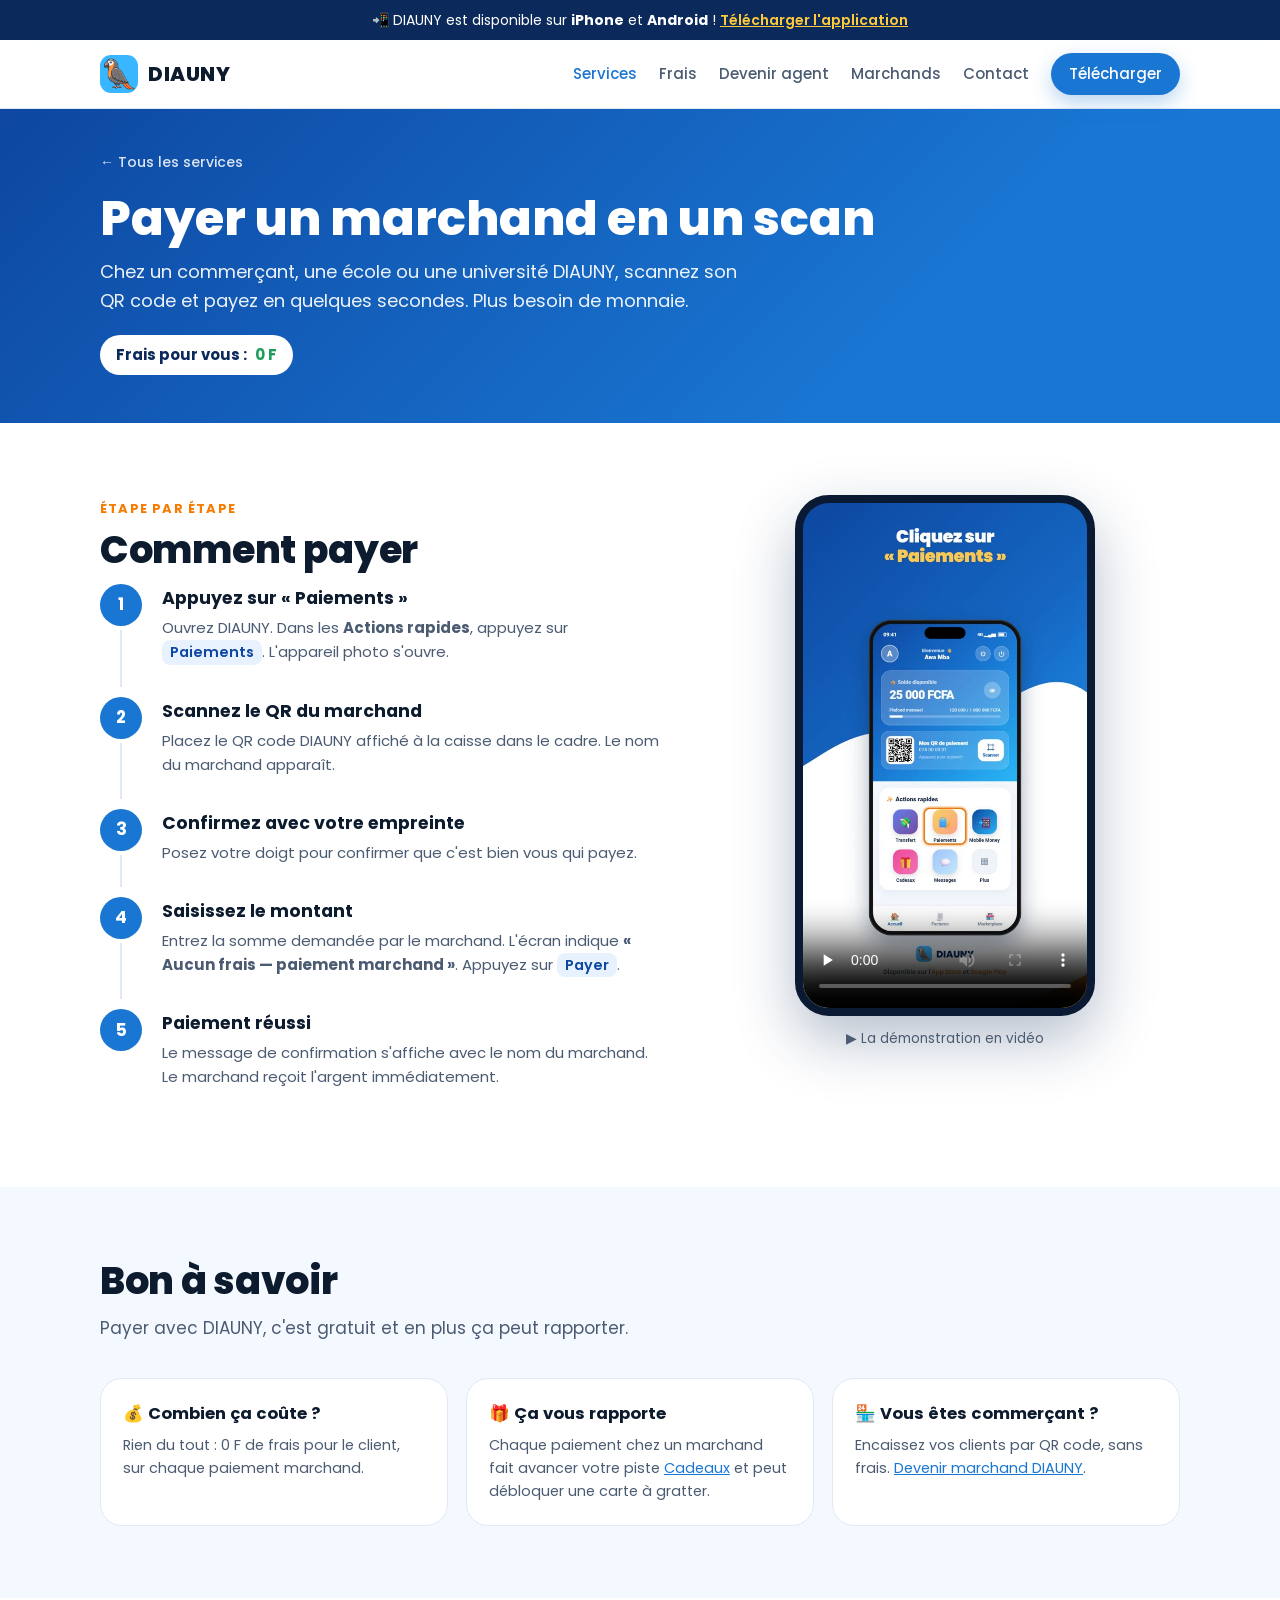
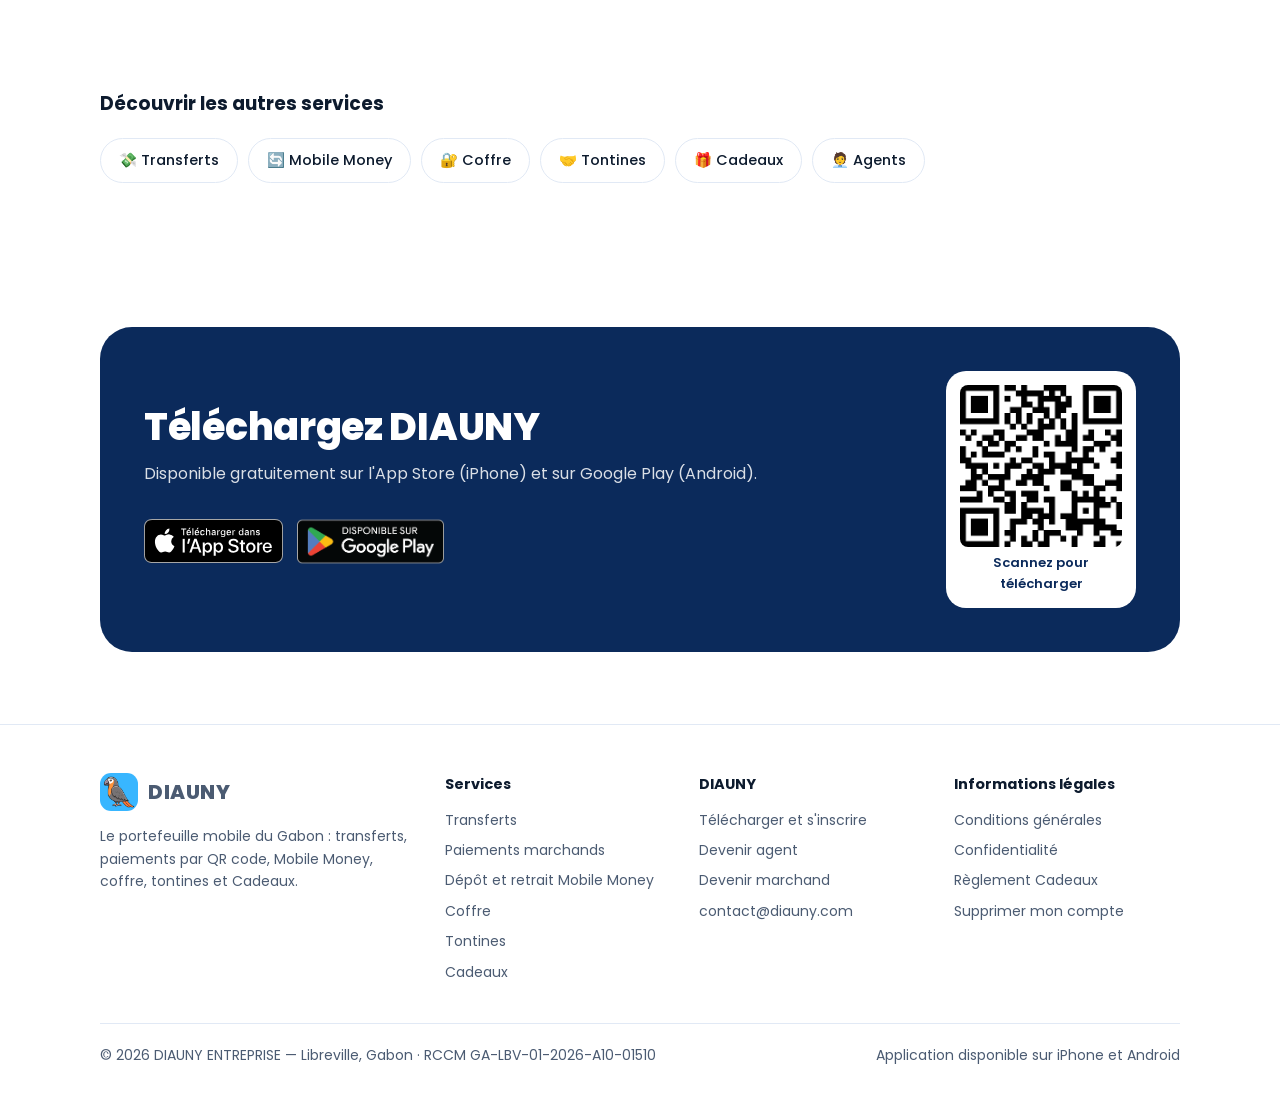
<file: paiement.html>
<!DOCTYPE html>
<html lang="fr">
<head>
<meta charset="UTF-8">
<meta name="viewport" content="width=device-width, initial-scale=1.0">
<title>Payer un marchand — DIAUNY</title>
<meta name="description" content="Comment payer un commerçant, une école ou une université DIAUNY en scannant son QR code. 0 F de frais pour le client.">
<link rel="icon" type="image/png" href="favicon.png">
<link rel="apple-touch-icon" href="apple-touch-icon.png">
<meta property="og:title" content="Payer un marchand — DIAUNY">
<meta property="og:description" content="Comment payer un commerçant, une école ou une université DIAUNY en scannant son QR code. 0 F de frais pour le client.">
<meta property="og:image" content="https://diauny.com/logo.png">
<link rel="preconnect" href="https://fonts.googleapis.com">
<link rel="preconnect" href="https://fonts.gstatic.com" crossorigin>
<link href="https://fonts.googleapis.com/css2?family=Poppins:wght@400;500;600;700;800&display=swap" rel="stylesheet">
<link rel="stylesheet" href="style.css">
</head>
<body>
<div class="annonce">📲 DIAUNY est disponible sur <strong>iPhone</strong> et <strong>Android</strong> ! <a href="telecharger.html" data-telecharger>Télécharger l'application</a></div>
<header class="entete">
  <div class="conteneur">
    <a class="marque" href="index.html"><img src="logo.png" alt="">DIAUNY</a>
    <nav class="menu" aria-label="Menu principal">
        <a href="index.html#services" class="actif">Services</a>
        <a href="index.html#frais">Frais</a>
        <a href="agent.html">Devenir agent</a>
        <a href="marchand.html">Marchands</a>
        <a href="index.html#contact">Contact</a>
        <a class="bouton bouton-principal bouton-petit" href="telecharger.html" data-telecharger>Télécharger</a>
    </nav>
  </div>
</header>
<main>
<section class="page-hero" style="padding:0">
  <div class="conteneur">
    <a class="retour" href="index.html#services">← Tous les services</a>
    <h1>Payer un marchand en un scan</h1>
    <p>Chez un commerçant, une école ou une université DIAUNY, scannez son QR code et payez en quelques secondes. Plus besoin de monnaie.</p>
    <span class="badge-frais">Frais pour vous : <span>0 F</span></span>
  </div>
</section>

<section>
  <div class="conteneur detail">
    <div>
      <span class="etiquette">Étape par étape</span>
      <h2>Comment payer</h2>
      <ol class="etapes">
        <li><h3>Appuyez sur « Paiements »</h3><p>Ouvrez DIAUNY. Dans les <strong>Actions rapides</strong>, appuyez sur <span class="bouton-app">Paiements</span>. L'appareil photo s'ouvre.</p></li>
        <li><h3>Scannez le QR du marchand</h3><p>Placez le QR code DIAUNY affiché à la caisse dans le cadre. Le nom du marchand apparaît.</p></li>
        <li><h3>Confirmez avec votre empreinte</h3><p>Posez votre doigt pour confirmer que c'est bien vous qui payez.</p></li>
        <li><h3>Saisissez le montant</h3><p>Entrez la somme demandée par le marchand. L'écran indique <strong>« Aucun frais — paiement marchand »</strong>. Appuyez sur <span class="bouton-app">Payer</span>.</p></li>
        <li><h3>Paiement réussi</h3><p>Le message de confirmation s'affiche avec le nom du marchand. Le marchand reçoit l'argent immédiatement.</p></li>
      </ol>
    </div>
    <div class="video-tel">
      <video src="assets/videos/paiement.mp4" poster="assets/videos/paiement.jpg" controls playsinline preload="none"></video>
      <p>▶ La démonstration en vidéo</p>
    </div>
  </div>
</section>

<section class="section-claire">
  <div class="conteneur">
    <h2>Bon à savoir</h2>
    <p class="sous-titre">Payer avec DIAUNY, c'est gratuit et en plus ça peut rapporter.</p>
    <div class="infos">
      <div class="info"><h3>💰 Combien ça coûte ?</h3><p>Rien du tout : 0 F de frais pour le client, sur chaque paiement marchand.</p></div>
      <div class="info"><h3>🎁 Ça vous rapporte</h3><p>Chaque paiement chez un marchand fait avancer votre piste <a href="cadeaux.html">Cadeaux</a> et peut débloquer une carte à gratter.</p></div>
      <div class="info"><h3>🏪 Vous êtes commerçant ?</h3><p>Encaissez vos clients par QR code, sans frais. <a href="marchand.html">Devenir marchand DIAUNY</a>.</p></div>
    </div>
  </div>
</section>

<section>
  <div class="conteneur">
    <h3>Découvrir les autres services</h3>
    <div class="autres">
      <a href="transfert.html">💸 Transferts</a><a href="mobile-money.html">🔄 Mobile Money</a><a href="coffre.html">🔐 Coffre</a><a href="tontines.html">🤝 Tontines</a><a href="cadeaux.html">🎁 Cadeaux</a><a href="agent.html">🧑‍💼 Agents</a>
    </div>
  </div>
</section>

<section>
  <div class="conteneur">
    <div class="telecharger">
      <div>
        <h2>Téléchargez DIAUNY</h2>
        <p>Disponible gratuitement sur l'App Store (iPhone) et sur Google Play (Android).</p>
      <div class="boutons-store">
        <a class="badge-store" href="https://apps.apple.com/ga/app/diauny/id6814701018" target="_blank" rel="noopener"><img src="assets/badges/app-store-fr-noir.svg" alt="Télécharger dans l'App Store" width="139" height="44"></a>
        <a class="badge-store google" href="https://play.google.com/store/apps/details?id=com.diauny.app" target="_blank" rel="noopener"><img src="assets/badges/google-play-fr.png" alt="Disponible sur Google Play" width="147" height="57"></a>
      </div>
      </div>
      <div class="qr"><img src="assets/qr-telecharger.png" alt="QR code pour télécharger DIAUNY sur iPhone ou Android" width="162" height="162">Scannez pour télécharger</div>
    </div>
  </div>
</section>
</main>
<footer class="pied">
  <div class="conteneur">
    <div class="colonnes">
      <div>
        <a class="marque" href="index.html"><img src="logo.png" alt="">DIAUNY</a>
        <p>Le portefeuille mobile du Gabon : transferts, paiements par QR code, Mobile Money, coffre, tontines et Cadeaux.</p>
      </div>
      <div>
        <h4>Services</h4>
        <ul>
          <li><a href="transfert.html">Transferts</a></li>
          <li><a href="paiement.html">Paiements marchands</a></li>
          <li><a href="mobile-money.html">Dépôt et retrait Mobile Money</a></li>
          <li><a href="coffre.html">Coffre</a></li>
          <li><a href="tontines.html">Tontines</a></li>
          <li><a href="cadeaux.html">Cadeaux</a></li>
        </ul>
      </div>
      <div>
        <h4>DIAUNY</h4>
        <ul>
          <li><a href="inscription.html">Télécharger et s'inscrire</a></li>
          <li><a href="agent.html">Devenir agent</a></li>
          <li><a href="marchand.html">Devenir marchand</a></li>
          <li><a href="mailto:contact@diauny.com">contact@diauny.com</a></li>
        </ul>
      </div>
      <div>
        <h4>Informations légales</h4>
        <ul>
          <li><a href="https://pascavera.github.io/diauny-legal/cgu.html">Conditions générales</a></li>
          <li><a href="https://pascavera.github.io/diauny-legal/privacy.html">Confidentialité</a></li>
          <li><a href="https://pascavera.github.io/diauny-legal/reglement-cadeaux.html">Règlement Cadeaux</a></li>
          <li><a href="https://pascavera.github.io/diauny-legal/suppression-compte.html">Supprimer mon compte</a></li>
        </ul>
      </div>
    </div>
    <div class="bas">
      <span>© 2026 DIAUNY ENTREPRISE — Libreville, Gabon · RCCM GA-LBV-01-2026-A10-01510</span>
      <span>Application disponible sur iPhone et Android</span>
    </div>
  </div>
</footer>
<script src="telecharger.js" defer></script>
</body>
</html>
</file>
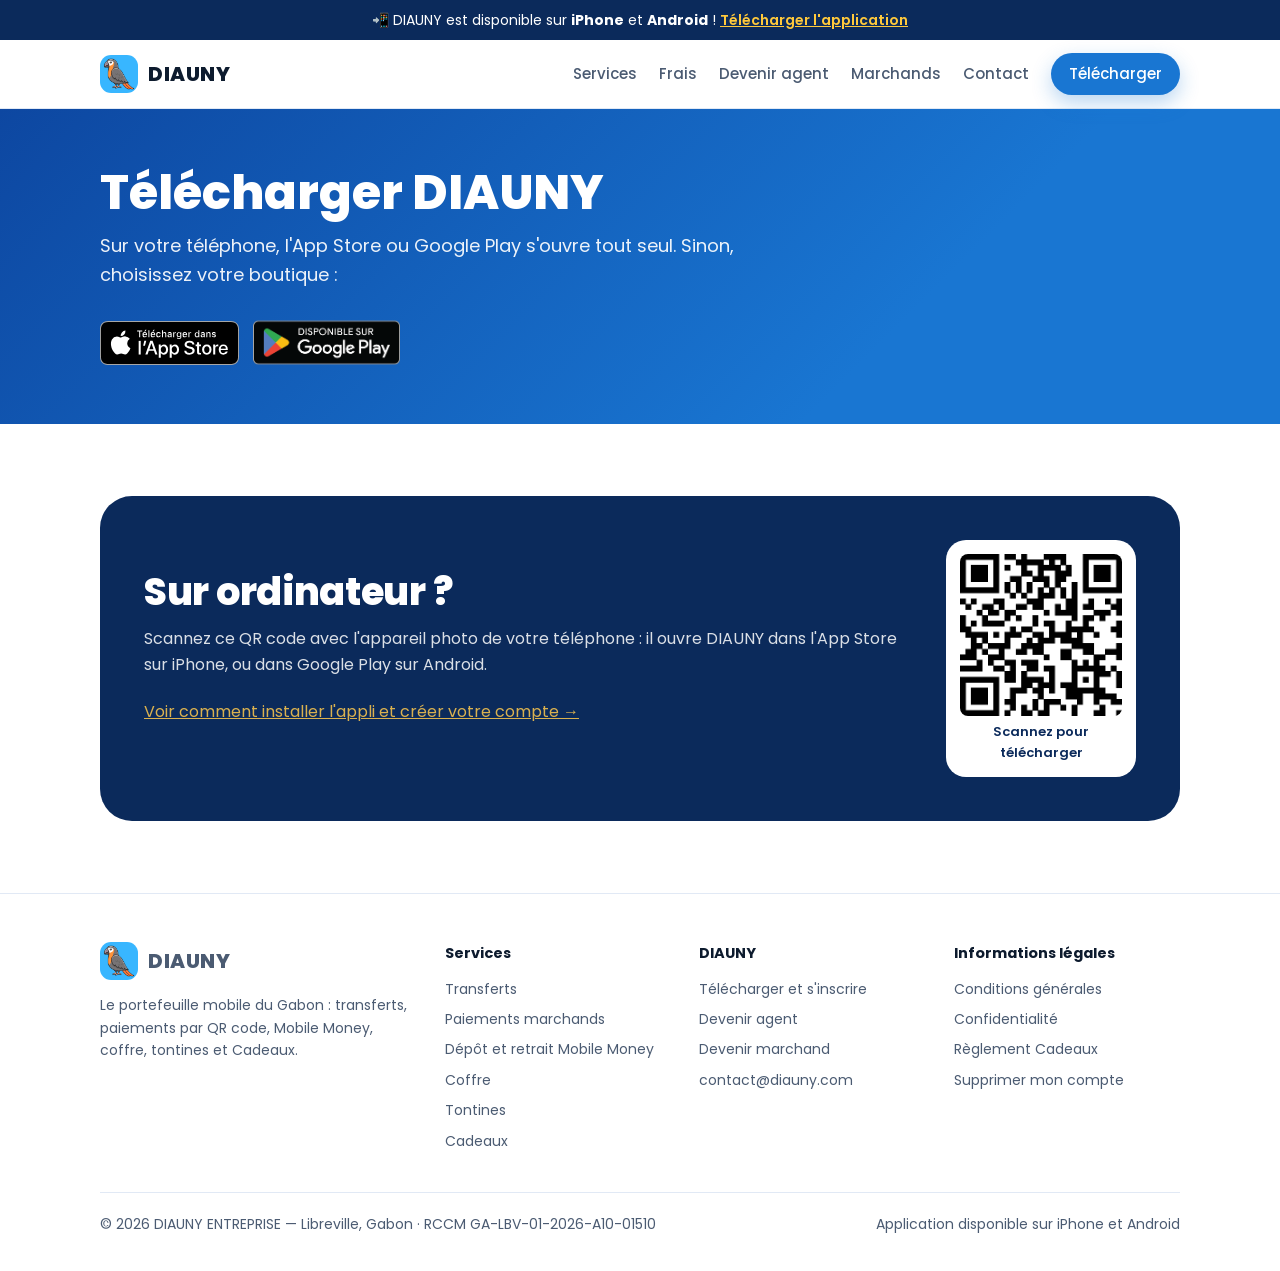
<file: telecharger.html>
<!DOCTYPE html>
<html lang="fr">
<head>
<meta charset="UTF-8">
<meta name="viewport" content="width=device-width, initial-scale=1.0">
<title>Télécharger DIAUNY</title>
<meta name="description" content="Téléchargez DIAUNY, le portefeuille mobile du Gabon, sur l'App Store (iPhone) ou Google Play (Android).">
<link rel="icon" type="image/png" href="favicon.png">
<link rel="apple-touch-icon" href="apple-touch-icon.png">
<meta property="og:title" content="Télécharger DIAUNY">
<meta property="og:description" content="DIAUNY sur iPhone et Android : App Store et Google Play.">
<meta property="og:image" content="https://diauny.com/logo.png">
<link rel="preconnect" href="https://fonts.googleapis.com">
<link rel="preconnect" href="https://fonts.gstatic.com" crossorigin>
<link href="https://fonts.googleapis.com/css2?family=Poppins:wght@400;500;600;700;800&display=swap" rel="stylesheet">
<link rel="stylesheet" href="style.css">
</head>
<body data-redirection>
<div class="annonce">📲 DIAUNY est disponible sur <strong>iPhone</strong> et <strong>Android</strong> ! <a href="telecharger.html" data-telecharger>Télécharger l'application</a></div>
<header class="entete">
  <div class="conteneur">
    <a class="marque" href="index.html"><img src="logo.png" alt="">DIAUNY</a>
    <nav class="menu" aria-label="Menu principal">
        <a href="index.html#services">Services</a>
        <a href="index.html#frais">Frais</a>
        <a href="agent.html">Devenir agent</a>
        <a href="marchand.html">Marchands</a>
        <a href="index.html#contact">Contact</a>
        <a class="bouton bouton-principal bouton-petit" href="telecharger.html" data-telecharger>Télécharger</a>
    </nav>
  </div>
</header>
<main>
<section class="page-hero" style="padding:0">
  <div class="conteneur">
    <h1>Télécharger DIAUNY</h1>
    <p>Sur votre téléphone, l'App Store ou Google Play s'ouvre tout seul. Sinon, choisissez votre boutique :</p>
    <div class="boutons-store">
        <a class="badge-store" href="https://apps.apple.com/ga/app/diauny/id6814701018" target="_blank" rel="noopener"><img src="assets/badges/app-store-fr-noir.svg" alt="Télécharger dans l'App Store" width="139" height="44"></a>
        <a class="badge-store google" href="https://play.google.com/store/apps/details?id=com.diauny.app" target="_blank" rel="noopener"><img src="assets/badges/google-play-fr.png" alt="Disponible sur Google Play" width="147" height="57"></a>
    </div>
  </div>
</section>

<section>
  <div class="conteneur">
    <div class="telecharger">
      <div>
        <h2>Sur ordinateur ?</h2>
        <p>Scannez ce QR code avec l'appareil photo de votre téléphone : il ouvre DIAUNY dans l'App Store sur iPhone, ou dans Google Play sur Android.</p>
        <p><a href="inscription.html" style="color:#FFC94D">Voir comment installer l'appli et créer votre compte →</a></p>
      </div>
      <div class="qr"><img src="assets/qr-telecharger.png" alt="QR code pour télécharger DIAUNY sur iPhone ou Android" width="162" height="162">Scannez pour télécharger</div>
    </div>
  </div>
</section>
</main>
<footer class="pied">
  <div class="conteneur">
    <div class="colonnes">
      <div>
        <a class="marque" href="index.html"><img src="logo.png" alt="">DIAUNY</a>
        <p>Le portefeuille mobile du Gabon : transferts, paiements par QR code, Mobile Money, coffre, tontines et Cadeaux.</p>
      </div>
      <div>
        <h4>Services</h4>
        <ul>
          <li><a href="transfert.html">Transferts</a></li>
          <li><a href="paiement.html">Paiements marchands</a></li>
          <li><a href="mobile-money.html">Dépôt et retrait Mobile Money</a></li>
          <li><a href="coffre.html">Coffre</a></li>
          <li><a href="tontines.html">Tontines</a></li>
          <li><a href="cadeaux.html">Cadeaux</a></li>
        </ul>
      </div>
      <div>
        <h4>DIAUNY</h4>
        <ul>
          <li><a href="inscription.html">Télécharger et s'inscrire</a></li>
          <li><a href="agent.html">Devenir agent</a></li>
          <li><a href="marchand.html">Devenir marchand</a></li>
          <li><a href="mailto:contact@diauny.com">contact@diauny.com</a></li>
        </ul>
      </div>
      <div>
        <h4>Informations légales</h4>
        <ul>
          <li><a href="https://pascavera.github.io/diauny-legal/cgu.html">Conditions générales</a></li>
          <li><a href="https://pascavera.github.io/diauny-legal/privacy.html">Confidentialité</a></li>
          <li><a href="https://pascavera.github.io/diauny-legal/reglement-cadeaux.html">Règlement Cadeaux</a></li>
          <li><a href="https://pascavera.github.io/diauny-legal/suppression-compte.html">Supprimer mon compte</a></li>
        </ul>
      </div>
    </div>
    <div class="bas">
      <span>© 2026 DIAUNY ENTREPRISE — Libreville, Gabon · RCCM GA-LBV-01-2026-A10-01510</span>
      <span>Application disponible sur iPhone et Android</span>
    </div>
  </div>
</footer>
<script src="telecharger.js" defer></script>
</body>
</html>
</file>
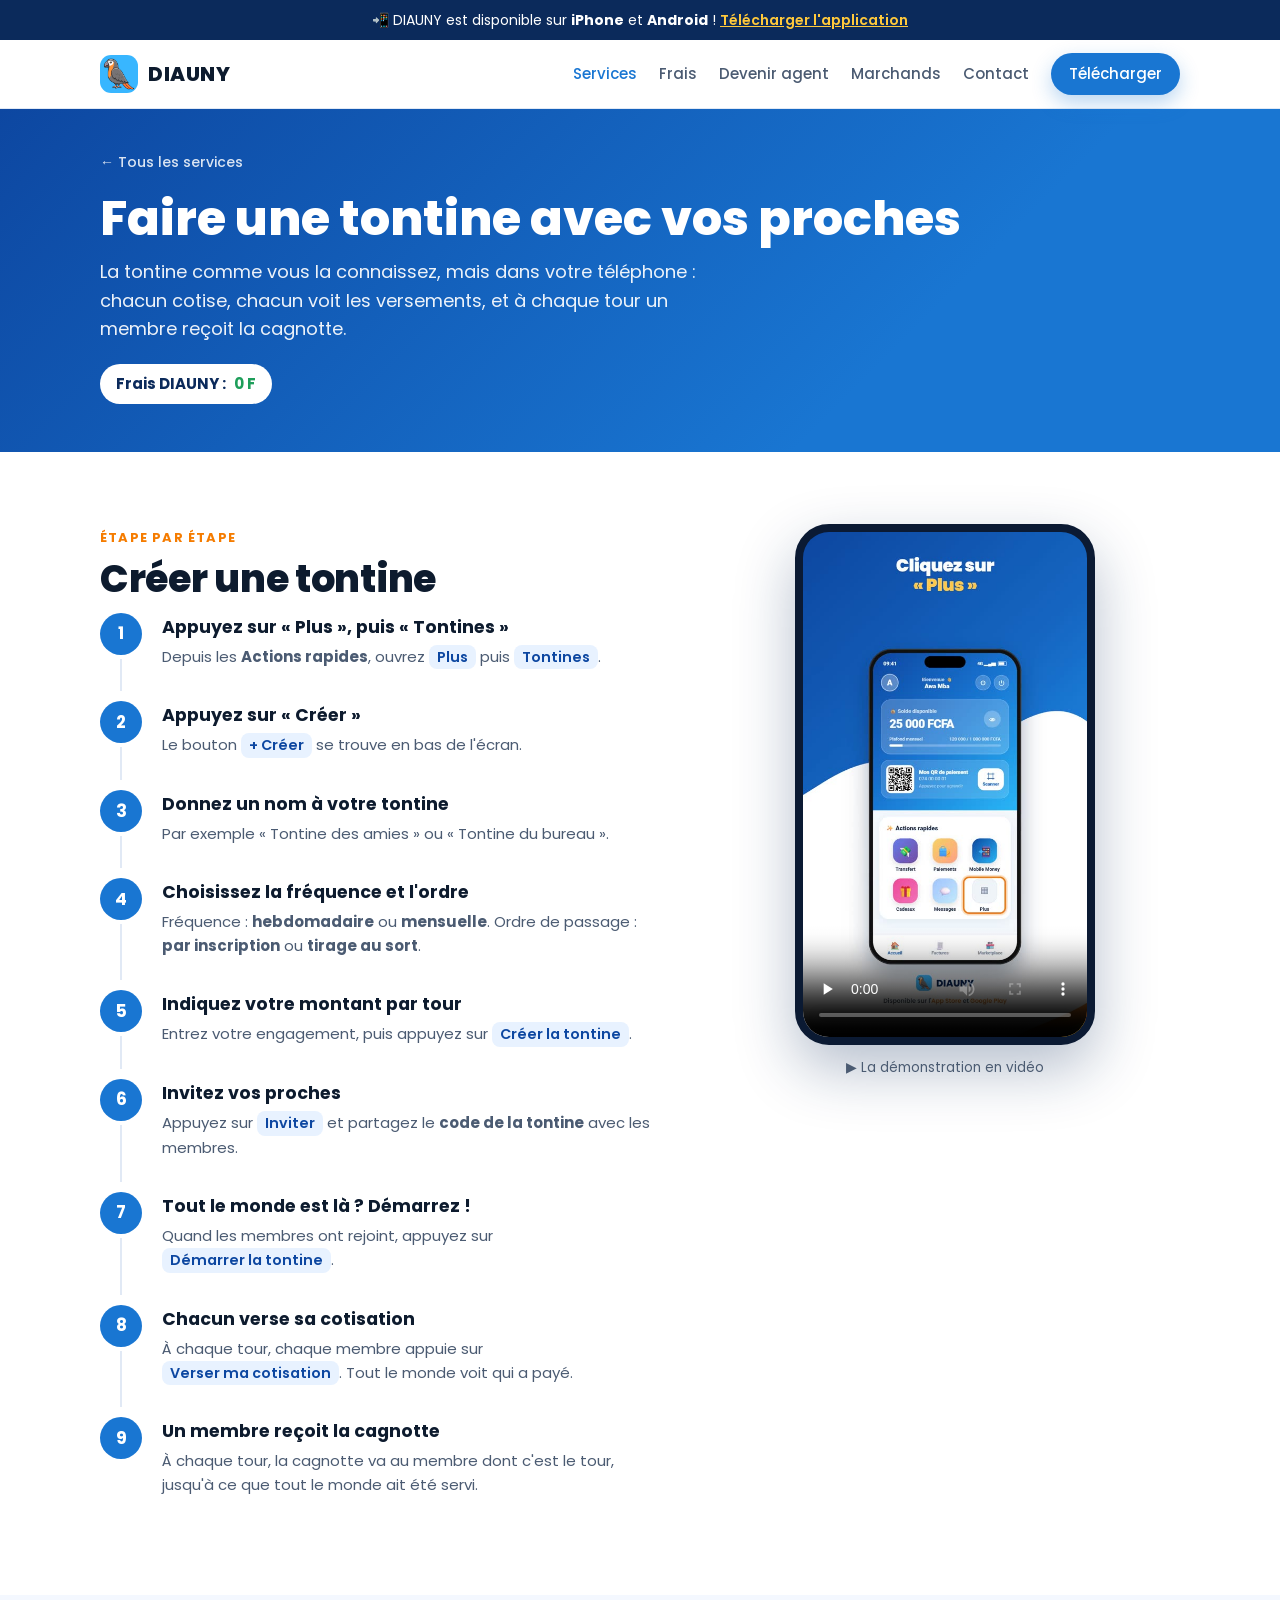
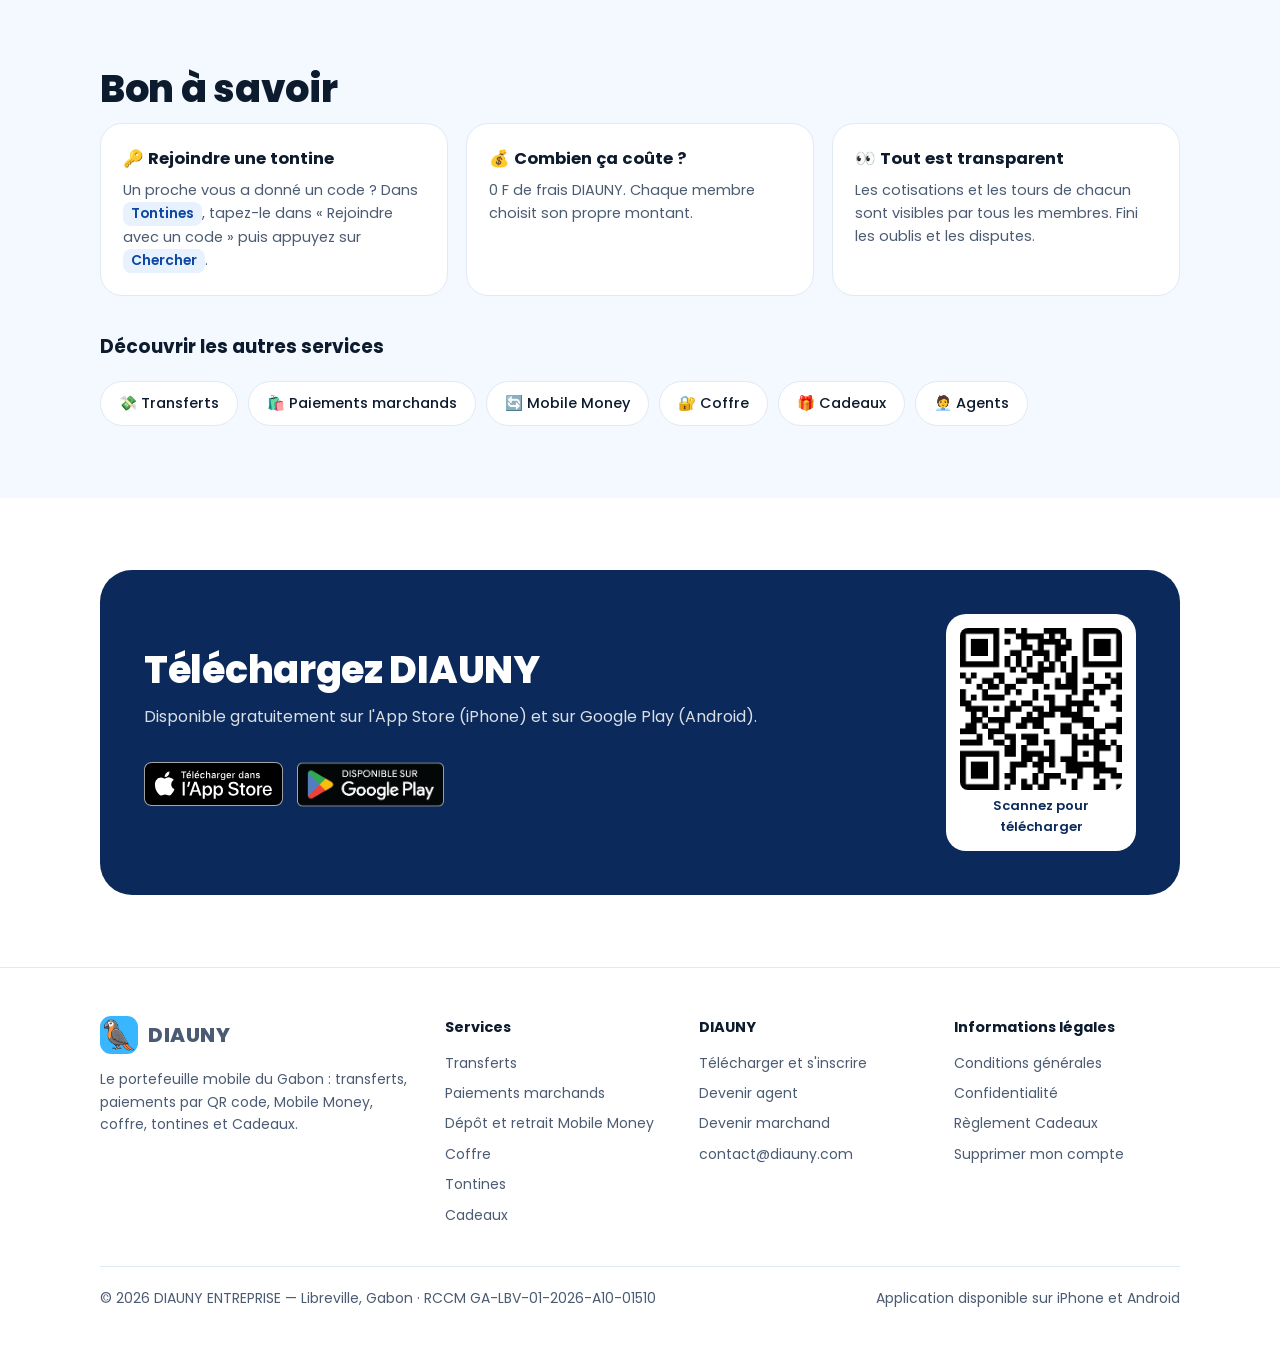
<file: tontines.html>
<!DOCTYPE html>
<html lang="fr">
<head>
<meta charset="UTF-8">
<meta name="viewport" content="width=device-width, initial-scale=1.0">
<title>Les tontines — DIAUNY</title>
<meta name="description" content="Comment créer ou rejoindre une tontine dans DIAUNY, inviter vos proches et suivre les cotisations. 0 F de frais DIAUNY.">
<link rel="icon" type="image/png" href="favicon.png">
<link rel="apple-touch-icon" href="apple-touch-icon.png">
<meta property="og:title" content="Les tontines — DIAUNY">
<meta property="og:description" content="Comment créer ou rejoindre une tontine dans DIAUNY, inviter vos proches et suivre les cotisations. 0 F de frais DIAUNY.">
<meta property="og:image" content="https://diauny.com/logo.png">
<link rel="preconnect" href="https://fonts.googleapis.com">
<link rel="preconnect" href="https://fonts.gstatic.com" crossorigin>
<link href="https://fonts.googleapis.com/css2?family=Poppins:wght@400;500;600;700;800&display=swap" rel="stylesheet">
<link rel="stylesheet" href="style.css">
</head>
<body>
<div class="annonce">📲 DIAUNY est disponible sur <strong>iPhone</strong> et <strong>Android</strong> ! <a href="telecharger.html" data-telecharger>Télécharger l'application</a></div>
<header class="entete">
  <div class="conteneur">
    <a class="marque" href="index.html"><img src="logo.png" alt="">DIAUNY</a>
    <nav class="menu" aria-label="Menu principal">
        <a href="index.html#services" class="actif">Services</a>
        <a href="index.html#frais">Frais</a>
        <a href="agent.html">Devenir agent</a>
        <a href="marchand.html">Marchands</a>
        <a href="index.html#contact">Contact</a>
        <a class="bouton bouton-principal bouton-petit" href="telecharger.html" data-telecharger>Télécharger</a>
    </nav>
  </div>
</header>
<main>
<section class="page-hero" style="padding:0">
  <div class="conteneur">
    <a class="retour" href="index.html#services">← Tous les services</a>
    <h1>Faire une tontine avec vos proches</h1>
    <p>La tontine comme vous la connaissez, mais dans votre téléphone : chacun cotise, chacun voit les versements, et à chaque tour un membre reçoit la cagnotte.</p>
    <span class="badge-frais">Frais DIAUNY : <span>0 F</span></span>
  </div>
</section>

<section>
  <div class="conteneur detail">
    <div>
      <span class="etiquette">Étape par étape</span>
      <h2>Créer une tontine</h2>
      <ol class="etapes">
        <li><h3>Appuyez sur « Plus », puis « Tontines »</h3><p>Depuis les <strong>Actions rapides</strong>, ouvrez <span class="bouton-app">Plus</span> puis <span class="bouton-app">Tontines</span>.</p></li>
        <li><h3>Appuyez sur « Créer »</h3><p>Le bouton <span class="bouton-app">+ Créer</span> se trouve en bas de l'écran.</p></li>
        <li><h3>Donnez un nom à votre tontine</h3><p>Par exemple « Tontine des amies » ou « Tontine du bureau ».</p></li>
        <li><h3>Choisissez la fréquence et l'ordre</h3><p>Fréquence : <strong>hebdomadaire</strong> ou <strong>mensuelle</strong>. Ordre de passage : <strong>par inscription</strong> ou <strong>tirage au sort</strong>.</p></li>
        <li><h3>Indiquez votre montant par tour</h3><p>Entrez votre engagement, puis appuyez sur <span class="bouton-app">Créer la tontine</span>.</p></li>
        <li><h3>Invitez vos proches</h3><p>Appuyez sur <span class="bouton-app">Inviter</span> et partagez le <strong>code de la tontine</strong> avec les membres.</p></li>
        <li><h3>Tout le monde est là ? Démarrez !</h3><p>Quand les membres ont rejoint, appuyez sur <span class="bouton-app">Démarrer la tontine</span>.</p></li>
        <li><h3>Chacun verse sa cotisation</h3><p>À chaque tour, chaque membre appuie sur <span class="bouton-app">Verser ma cotisation</span>. Tout le monde voit qui a payé.</p></li>
        <li><h3>Un membre reçoit la cagnotte</h3><p>À chaque tour, la cagnotte va au membre dont c'est le tour, jusqu'à ce que tout le monde ait été servi.</p></li>
      </ol>
    </div>
    <div class="video-tel">
      <video src="assets/videos/tontines.mp4" poster="assets/videos/tontines.jpg" controls playsinline preload="none"></video>
      <p>▶ La démonstration en vidéo</p>
    </div>
  </div>
</section>

<section class="section-claire">
  <div class="conteneur">
    <h2>Bon à savoir</h2>
    <div class="infos">
      <div class="info"><h3>🔑 Rejoindre une tontine</h3><p>Un proche vous a donné un code ? Dans <span class="bouton-app">Tontines</span>, tapez-le dans « Rejoindre avec un code » puis appuyez sur <span class="bouton-app">Chercher</span>.</p></div>
      <div class="info"><h3>💰 Combien ça coûte ?</h3><p>0 F de frais DIAUNY. Chaque membre choisit son propre montant.</p></div>
      <div class="info"><h3>👀 Tout est transparent</h3><p>Les cotisations et les tours de chacun sont visibles par tous les membres. Fini les oublis et les disputes.</p></div>
    </div>
    <h3 style="margin-top:36px">Découvrir les autres services</h3>
    <div class="autres">
      <a href="transfert.html">💸 Transferts</a><a href="paiement.html">🛍️ Paiements marchands</a><a href="mobile-money.html">🔄 Mobile Money</a><a href="coffre.html">🔐 Coffre</a><a href="cadeaux.html">🎁 Cadeaux</a><a href="agent.html">🧑‍💼 Agents</a>
    </div>
  </div>
</section>

<section>
  <div class="conteneur">
    <div class="telecharger">
      <div>
        <h2>Téléchargez DIAUNY</h2>
        <p>Disponible gratuitement sur l'App Store (iPhone) et sur Google Play (Android).</p>
      <div class="boutons-store">
        <a class="badge-store" href="https://apps.apple.com/ga/app/diauny/id6814701018" target="_blank" rel="noopener"><img src="assets/badges/app-store-fr-noir.svg" alt="Télécharger dans l'App Store" width="139" height="44"></a>
        <a class="badge-store google" href="https://play.google.com/store/apps/details?id=com.diauny.app" target="_blank" rel="noopener"><img src="assets/badges/google-play-fr.png" alt="Disponible sur Google Play" width="147" height="57"></a>
      </div>
      </div>
      <div class="qr"><img src="assets/qr-telecharger.png" alt="QR code pour télécharger DIAUNY sur iPhone ou Android" width="162" height="162">Scannez pour télécharger</div>
    </div>
  </div>
</section>
</main>
<footer class="pied">
  <div class="conteneur">
    <div class="colonnes">
      <div>
        <a class="marque" href="index.html"><img src="logo.png" alt="">DIAUNY</a>
        <p>Le portefeuille mobile du Gabon : transferts, paiements par QR code, Mobile Money, coffre, tontines et Cadeaux.</p>
      </div>
      <div>
        <h4>Services</h4>
        <ul>
          <li><a href="transfert.html">Transferts</a></li>
          <li><a href="paiement.html">Paiements marchands</a></li>
          <li><a href="mobile-money.html">Dépôt et retrait Mobile Money</a></li>
          <li><a href="coffre.html">Coffre</a></li>
          <li><a href="tontines.html">Tontines</a></li>
          <li><a href="cadeaux.html">Cadeaux</a></li>
        </ul>
      </div>
      <div>
        <h4>DIAUNY</h4>
        <ul>
          <li><a href="inscription.html">Télécharger et s'inscrire</a></li>
          <li><a href="agent.html">Devenir agent</a></li>
          <li><a href="marchand.html">Devenir marchand</a></li>
          <li><a href="mailto:contact@diauny.com">contact@diauny.com</a></li>
        </ul>
      </div>
      <div>
        <h4>Informations légales</h4>
        <ul>
          <li><a href="https://pascavera.github.io/diauny-legal/cgu.html">Conditions générales</a></li>
          <li><a href="https://pascavera.github.io/diauny-legal/privacy.html">Confidentialité</a></li>
          <li><a href="https://pascavera.github.io/diauny-legal/reglement-cadeaux.html">Règlement Cadeaux</a></li>
          <li><a href="https://pascavera.github.io/diauny-legal/suppression-compte.html">Supprimer mon compte</a></li>
        </ul>
      </div>
    </div>
    <div class="bas">
      <span>© 2026 DIAUNY ENTREPRISE — Libreville, Gabon · RCCM GA-LBV-01-2026-A10-01510</span>
      <span>Application disponible sur iPhone et Android</span>
    </div>
  </div>
</footer>
<script src="telecharger.js" defer></script>
</body>
</html>
</file>
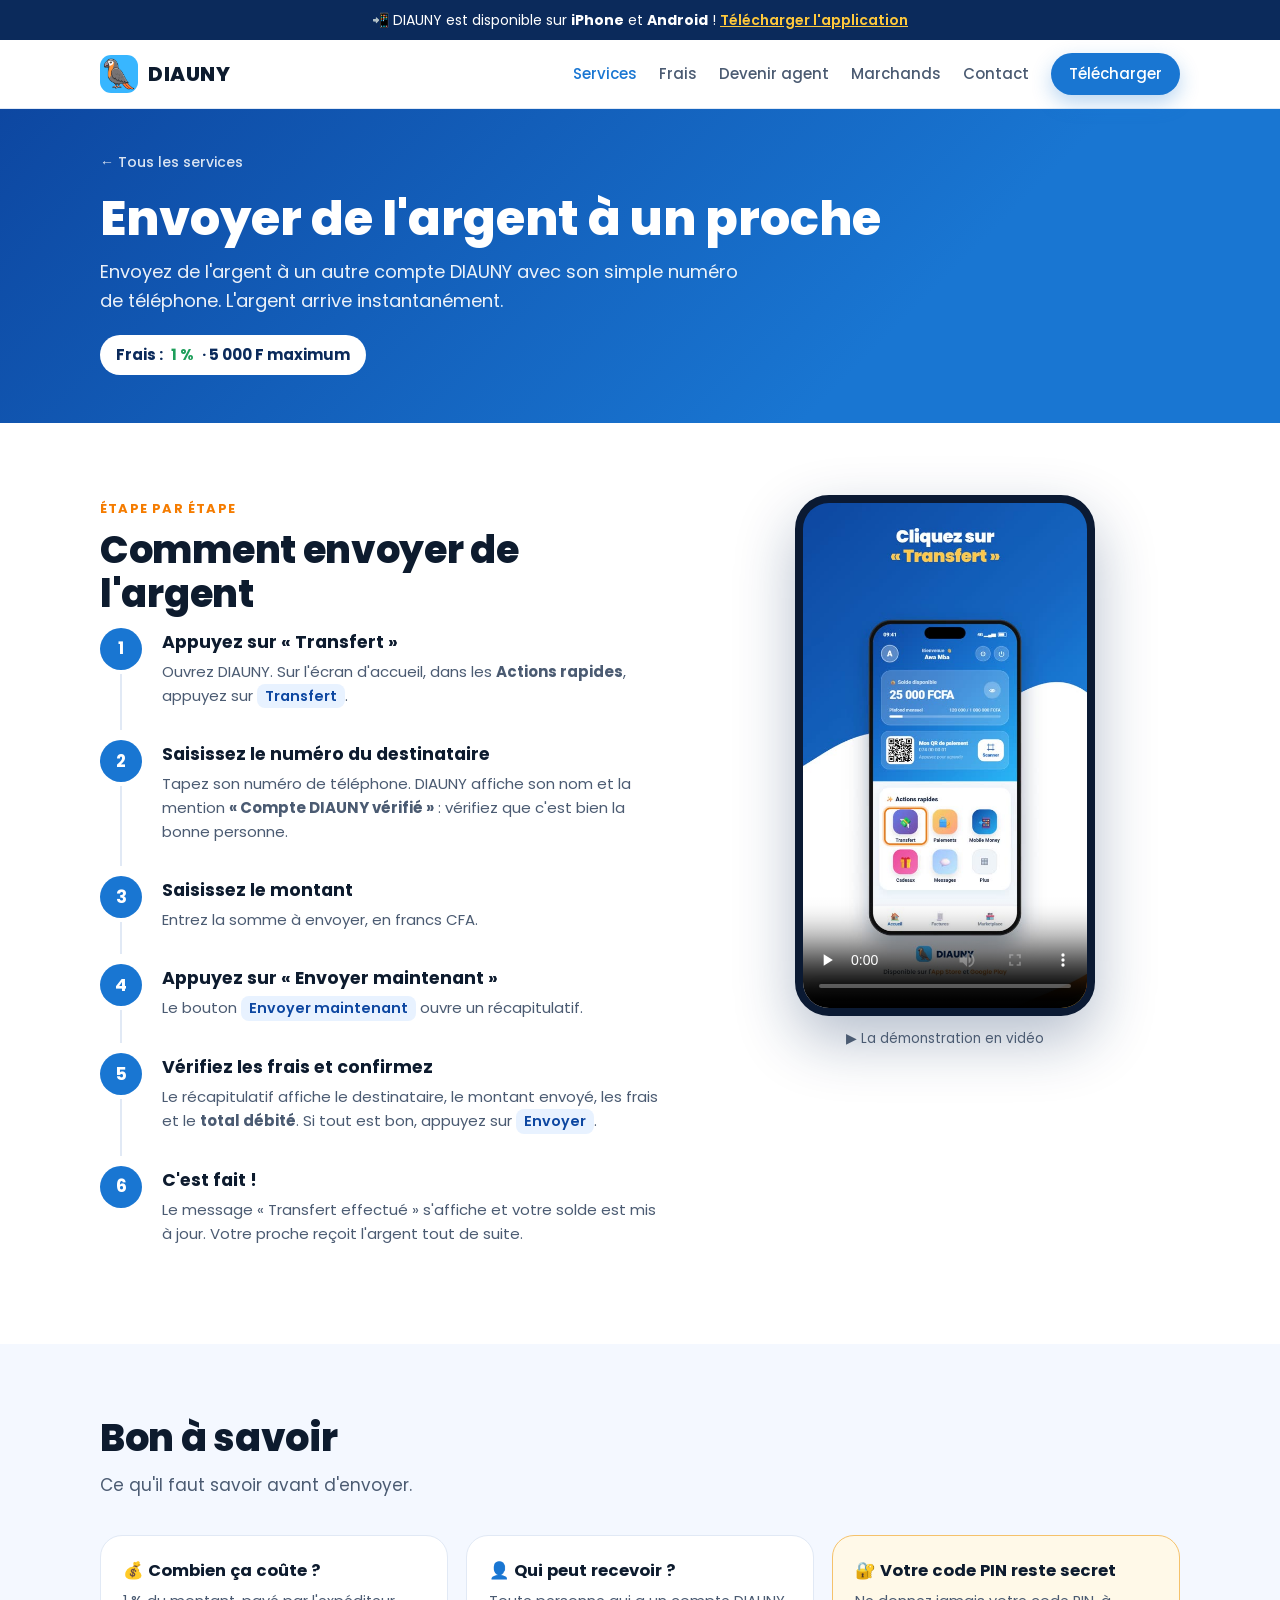
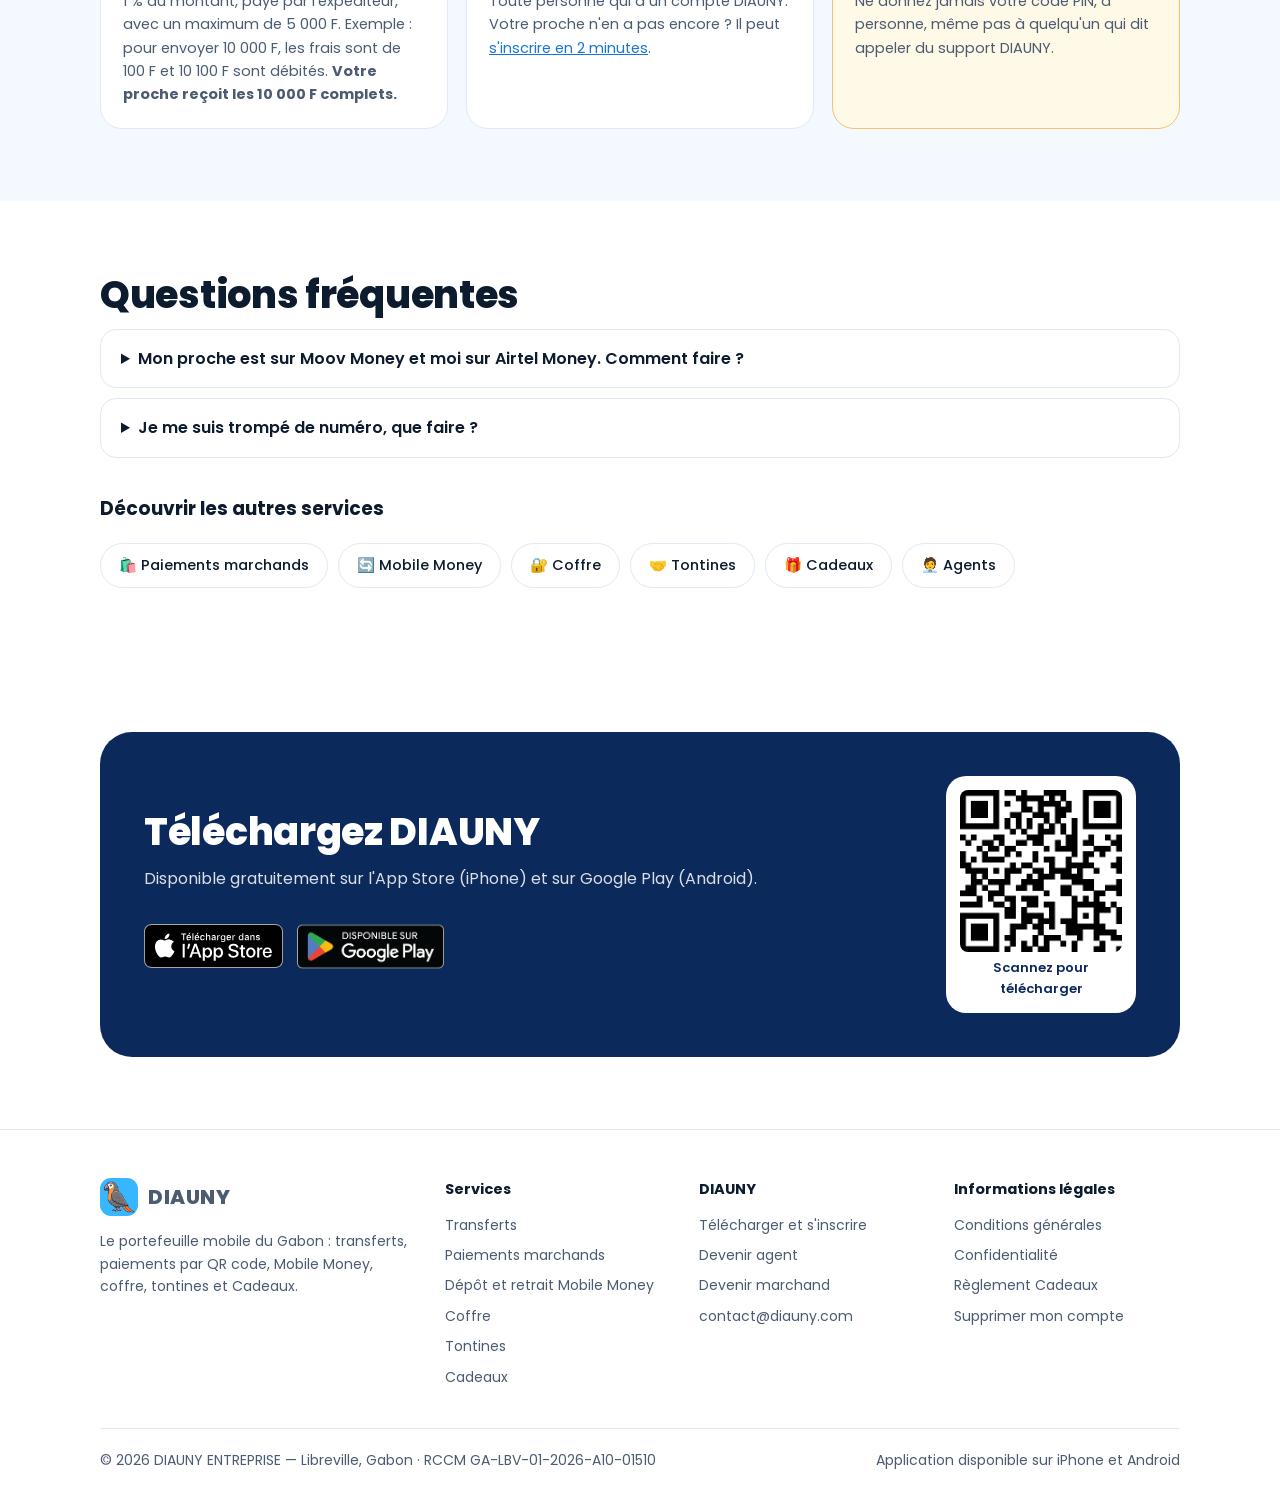
<file: transfert.html>
<!DOCTYPE html>
<html lang="fr">
<head>
<meta charset="UTF-8">
<meta name="viewport" content="width=device-width, initial-scale=1.0">
<title>Transférer de l'argent — DIAUNY</title>
<meta name="description" content="Comment envoyer de l'argent à un autre compte DIAUNY, étape par étape. Frais : 1 %, 5 000 F maximum.">
<link rel="icon" type="image/png" href="favicon.png">
<link rel="apple-touch-icon" href="apple-touch-icon.png">
<meta property="og:title" content="Transférer de l'argent — DIAUNY">
<meta property="og:description" content="Comment envoyer de l'argent à un autre compte DIAUNY, étape par étape. Frais : 1 %, 5 000 F maximum.">
<meta property="og:image" content="https://diauny.com/logo.png">
<link rel="preconnect" href="https://fonts.googleapis.com">
<link rel="preconnect" href="https://fonts.gstatic.com" crossorigin>
<link href="https://fonts.googleapis.com/css2?family=Poppins:wght@400;500;600;700;800&display=swap" rel="stylesheet">
<link rel="stylesheet" href="style.css">
</head>
<body>
<div class="annonce">📲 DIAUNY est disponible sur <strong>iPhone</strong> et <strong>Android</strong> ! <a href="telecharger.html" data-telecharger>Télécharger l'application</a></div>
<header class="entete">
  <div class="conteneur">
    <a class="marque" href="index.html"><img src="logo.png" alt="">DIAUNY</a>
    <nav class="menu" aria-label="Menu principal">
        <a href="index.html#services" class="actif">Services</a>
        <a href="index.html#frais">Frais</a>
        <a href="agent.html">Devenir agent</a>
        <a href="marchand.html">Marchands</a>
        <a href="index.html#contact">Contact</a>
        <a class="bouton bouton-principal bouton-petit" href="telecharger.html" data-telecharger>Télécharger</a>
    </nav>
  </div>
</header>
<main>
<section class="page-hero" style="padding:0">
  <div class="conteneur">
    <a class="retour" href="index.html#services">← Tous les services</a>
    <h1>Envoyer de l'argent à un proche</h1>
    <p>Envoyez de l'argent à un autre compte DIAUNY avec son simple numéro de téléphone. L'argent arrive instantanément.</p>
    <span class="badge-frais">Frais : <span>1 %</span> · 5 000 F maximum</span>
  </div>
</section>

<section>
  <div class="conteneur detail">
    <div>
      <span class="etiquette">Étape par étape</span>
      <h2>Comment envoyer de l'argent</h2>
      <ol class="etapes">
        <li><h3>Appuyez sur « Transfert »</h3><p>Ouvrez DIAUNY. Sur l'écran d'accueil, dans les <strong>Actions rapides</strong>, appuyez sur <span class="bouton-app">Transfert</span>.</p></li>
        <li><h3>Saisissez le numéro du destinataire</h3><p>Tapez son numéro de téléphone. DIAUNY affiche son nom et la mention <strong>« Compte DIAUNY vérifié »</strong> : vérifiez que c'est bien la bonne personne.</p></li>
        <li><h3>Saisissez le montant</h3><p>Entrez la somme à envoyer, en francs CFA.</p></li>
        <li><h3>Appuyez sur « Envoyer maintenant »</h3><p>Le bouton <span class="bouton-app">Envoyer maintenant</span> ouvre un récapitulatif.</p></li>
        <li><h3>Vérifiez les frais et confirmez</h3><p>Le récapitulatif affiche le destinataire, le montant envoyé, les frais et le <strong>total débité</strong>. Si tout est bon, appuyez sur <span class="bouton-app">Envoyer</span>.</p></li>
        <li><h3>C'est fait !</h3><p>Le message « Transfert effectué » s'affiche et votre solde est mis à jour. Votre proche reçoit l'argent tout de suite.</p></li>
      </ol>
    </div>
    <div class="video-tel">
      <video src="assets/videos/transfert.mp4" poster="assets/videos/transfert.jpg" controls playsinline preload="none"></video>
      <p>▶ La démonstration en vidéo</p>
    </div>
  </div>
</section>

<section class="section-claire">
  <div class="conteneur">
    <h2>Bon à savoir</h2>
    <p class="sous-titre">Ce qu'il faut savoir avant d'envoyer.</p>
    <div class="infos">
      <div class="info"><h3>💰 Combien ça coûte ?</h3><p>1 % du montant, payé par l'expéditeur, avec un maximum de 5 000 F. Exemple : pour envoyer 10 000 F, les frais sont de 100 F et 10 100 F sont débités. <strong>Votre proche reçoit les 10 000 F complets.</strong></p></div>
      <div class="info"><h3>👤 Qui peut recevoir ?</h3><p>Toute personne qui a un compte DIAUNY. Votre proche n'en a pas encore ? Il peut <a href="inscription.html">s'inscrire en 2 minutes</a>.</p></div>
      <div class="info alerte"><h3>🔐 Votre code PIN reste secret</h3><p>Ne donnez jamais votre code PIN, à personne, même pas à quelqu'un qui dit appeler du support DIAUNY.</p></div>
    </div>
  </div>
</section>

<section>
  <div class="conteneur">
    <h2>Questions fréquentes</h2>
    <details><summary>Mon proche est sur Moov Money et moi sur Airtel Money. Comment faire ?</summary><p>Déposez de l'argent depuis votre Airtel Money sur DIAUNY, puis retirez-le vers son numéro Moov Money (frais de retrait : 2,5 % du montant envoyé). <a href="mobile-money.html">Voir comment faire</a>.</p></details>
    <details><summary>Je me suis trompé de numéro, que faire ?</summary><p>Avant de confirmer, DIAUNY affiche le nom du destinataire : vérifiez-le bien. Si l'erreur est déjà faite, contactez vite le service client à <a href="mailto:contact@diauny.com">contact@diauny.com</a>.</p></details>
    <h3 style="margin-top:36px">Découvrir les autres services</h3>
    <div class="autres">
      <a href="paiement.html">🛍️ Paiements marchands</a><a href="mobile-money.html">🔄 Mobile Money</a><a href="coffre.html">🔐 Coffre</a><a href="tontines.html">🤝 Tontines</a><a href="cadeaux.html">🎁 Cadeaux</a><a href="agent.html">🧑‍💼 Agents</a>
    </div>
  </div>
</section>

<section>
  <div class="conteneur">
    <div class="telecharger">
      <div>
        <h2>Téléchargez DIAUNY</h2>
        <p>Disponible gratuitement sur l'App Store (iPhone) et sur Google Play (Android).</p>
      <div class="boutons-store">
        <a class="badge-store" href="https://apps.apple.com/ga/app/diauny/id6814701018" target="_blank" rel="noopener"><img src="assets/badges/app-store-fr-noir.svg" alt="Télécharger dans l'App Store" width="139" height="44"></a>
        <a class="badge-store google" href="https://play.google.com/store/apps/details?id=com.diauny.app" target="_blank" rel="noopener"><img src="assets/badges/google-play-fr.png" alt="Disponible sur Google Play" width="147" height="57"></a>
      </div>
      </div>
      <div class="qr"><img src="assets/qr-telecharger.png" alt="QR code pour télécharger DIAUNY sur iPhone ou Android" width="162" height="162">Scannez pour télécharger</div>
    </div>
  </div>
</section>
</main>
<footer class="pied">
  <div class="conteneur">
    <div class="colonnes">
      <div>
        <a class="marque" href="index.html"><img src="logo.png" alt="">DIAUNY</a>
        <p>Le portefeuille mobile du Gabon : transferts, paiements par QR code, Mobile Money, coffre, tontines et Cadeaux.</p>
      </div>
      <div>
        <h4>Services</h4>
        <ul>
          <li><a href="transfert.html">Transferts</a></li>
          <li><a href="paiement.html">Paiements marchands</a></li>
          <li><a href="mobile-money.html">Dépôt et retrait Mobile Money</a></li>
          <li><a href="coffre.html">Coffre</a></li>
          <li><a href="tontines.html">Tontines</a></li>
          <li><a href="cadeaux.html">Cadeaux</a></li>
        </ul>
      </div>
      <div>
        <h4>DIAUNY</h4>
        <ul>
          <li><a href="inscription.html">Télécharger et s'inscrire</a></li>
          <li><a href="agent.html">Devenir agent</a></li>
          <li><a href="marchand.html">Devenir marchand</a></li>
          <li><a href="mailto:contact@diauny.com">contact@diauny.com</a></li>
        </ul>
      </div>
      <div>
        <h4>Informations légales</h4>
        <ul>
          <li><a href="https://pascavera.github.io/diauny-legal/cgu.html">Conditions générales</a></li>
          <li><a href="https://pascavera.github.io/diauny-legal/privacy.html">Confidentialité</a></li>
          <li><a href="https://pascavera.github.io/diauny-legal/reglement-cadeaux.html">Règlement Cadeaux</a></li>
          <li><a href="https://pascavera.github.io/diauny-legal/suppression-compte.html">Supprimer mon compte</a></li>
        </ul>
      </div>
    </div>
    <div class="bas">
      <span>© 2026 DIAUNY ENTREPRISE — Libreville, Gabon · RCCM GA-LBV-01-2026-A10-01510</span>
      <span>Application disponible sur iPhone et Android</span>
    </div>
  </div>
</footer>
<script src="telecharger.js" defer></script>
</body>
</html>
</file>
<file: style.css>
/* DIAUNY — feuille de style commune */
:root {
  --bleu-nuit: #0B2A5B;
  --bleu-fonce: #0D47A1;
  --bleu: #1976D2;
  --bleu-clair: #29B6F6;
  --bleu-pale: #E8F2FF;
  --orange: #F57C00;
  --jaune: #FFC93C;
  --vert: #1E9E5A;
  --vert-pale: #E6F6EC;
  --fond: #FFFFFF;
  --fond-2: #F4F8FF;
  --carte: #FFFFFF;
  --texte: #0D1B2E;
  --texte-2: #4B5B72;
  --bordure: #E1E9F5;
  --ombre: 0 10px 30px rgba(13, 71, 161, 0.08);
  --rayon: 22px;
}
@media (prefers-color-scheme: dark) {
  :root {
    --fond: #0A1222; --fond-2: #0F1A30; --carte: #13203A;
    --texte: #EAF1FC; --texte-2: #A8B6CC; --bordure: #1F2E4C;
    --bleu-pale: #15284A; --vert-pale: #12301F; --ombre: none;
  }
}
* { box-sizing: border-box; }
html { scroll-behavior: smooth; }
body {
  margin: 0; background: var(--fond); color: var(--texte);
  font-family: "Poppins", -apple-system, "Segoe UI", Roboto, sans-serif;
  line-height: 1.6; -webkit-font-smoothing: antialiased;
}
img, video { max-width: 100%; display: block; }
a { color: var(--bleu); }
.conteneur { max-width: 1120px; margin: 0 auto; padding: 0 20px; }

/* ---------- Bandeau d'annonce ---------- */
.annonce {
  background: var(--bleu-nuit); color: #fff; text-align: center;
  font-size: 14px; padding: 9px 16px;
}
.annonce a { color: var(--jaune); font-weight: 600; }

/* ---------- En-tête ---------- */
.entete {
  position: sticky; top: 0; z-index: 20;
  background: color-mix(in srgb, var(--fond) 88%, transparent);
  backdrop-filter: saturate(1.4) blur(12px);
  border-bottom: 1px solid var(--bordure);
}
.entete .conteneur { display: flex; align-items: center; justify-content: space-between; height: 68px; gap: 16px; }
.marque { display: flex; align-items: center; gap: 10px; text-decoration: none; color: var(--texte); font-weight: 800; font-size: 20px; letter-spacing: .5px; }
.marque img { width: 38px; height: 38px; border-radius: 11px; }
.menu { display: flex; align-items: center; gap: 22px; }
.menu a { color: var(--texte-2); text-decoration: none; font-weight: 500; font-size: 15px; }
.menu a:hover, .menu a.actif { color: var(--bleu); }
.menu a.bouton, .menu a.bouton:hover { color: #fff; }

/* ---------- Boutons ---------- */
.bouton {
  display: inline-flex; align-items: center; justify-content: center; gap: 10px;
  border-radius: 999px; padding: 13px 24px; font-weight: 600; font-size: 15px;
  text-decoration: none; border: 0; cursor: pointer; transition: transform .15s, box-shadow .15s;
}
.bouton:hover { transform: translateY(-1px); }
.bouton-principal { background: var(--bleu); color: #fff; box-shadow: 0 8px 20px rgba(25, 118, 210, .3); }
.bouton-blanc { background: #fff; color: var(--bleu-fonce); }
.bouton-petit { padding: 9px 18px; font-size: 14px; }
.store {
  display: inline-flex; align-items: center; gap: 12px; background: #000; color: #fff;
  border-radius: 14px; padding: 10px 18px 10px 14px; text-decoration: none; line-height: 1.2;
  border: 1px solid rgba(255,255,255,.18);
}
.store svg { width: 26px; height: 26px; flex: none; }
.store small { display: block; font-size: 11px; opacity: .85; }
.store strong { font-size: 17px; font-weight: 600; }
.store.bientot { background: transparent; color: inherit; border: 1px dashed currentColor; opacity: .75; cursor: default; }
.boutons-store { display: flex; flex-wrap: wrap; gap: 14px; align-items: center; padding: 11px 0; }
/* Badges officiels Apple et Google : non modifiés, même hauteur visible (44 px), espace libre autour */
.badge-store { display: inline-block; line-height: 0; border-radius: 8px; }
.badge-store img { display: block; height: 44px; width: auto; }
.badge-store.google img { height: 57px; margin: -7px 0; } /* le PNG Google a une marge transparente intégrée */

/* ---------- Héros d'accueil ---------- */
.hero {
  background: radial-gradient(1200px 500px at 85% -10%, var(--bleu-clair), transparent 60%),
              linear-gradient(135deg, var(--bleu-fonce), var(--bleu) 60%);
  color: #fff; overflow: hidden; position: relative;
}
.hero .conteneur { display: grid; grid-template-columns: 1.15fr 1fr; gap: 40px; align-items: center; padding-top: 64px; padding-bottom: 64px; }
.hero h1 { font-size: clamp(34px, 5vw, 56px); line-height: 1.08; margin: 0 0 18px; font-weight: 800; letter-spacing: -.5px; }
.hero h1 em { font-style: normal; color: var(--jaune); }
.hero .accroche { font-size: 18px; opacity: .92; margin: 0 0 22px; max-width: 540px; }
.puces-frais { display: flex; flex-wrap: wrap; gap: 8px; margin: 0 0 28px; padding: 0; list-style: none; }
.puces-frais li { background: rgba(255,255,255,.14); border: 1px solid rgba(255,255,255,.25); border-radius: 999px; padding: 6px 14px; font-size: 14px; font-weight: 500; }
.puces-frais strong { color: var(--jaune); }
.dispo { margin-top: 14px; font-size: 14px; opacity: .85; }
.hero-visuel { position: relative; justify-self: center; }
.hero-visuel video, .hero-visuel img.telephone {
  width: 300px; border-radius: 36px; border: 8px solid #0B1A33; box-shadow: 0 30px 70px rgba(0,0,0,.35);
  background: #0B1A33;
}
.qr-flottant {
  position: absolute; left: -70px; bottom: 30px; background: #fff; color: var(--bleu-nuit);
  border-radius: 18px; padding: 12px; width: 150px; text-align: center; font-size: 12px; font-weight: 600;
  box-shadow: 0 16px 40px rgba(0,0,0,.25);
}
.qr-flottant img { width: 100%; border-radius: 8px; margin-bottom: 6px; }

/* ---------- Sections ---------- */
section { padding: 72px 0; }
.section-claire { background: var(--fond-2); }
.etiquette { display: inline-block; color: var(--orange); font-weight: 700; font-size: 13px; letter-spacing: 1.2px; text-transform: uppercase; margin-bottom: 8px; }
h2 { font-size: clamp(26px, 3.4vw, 38px); line-height: 1.15; margin: 0 0 12px; font-weight: 800; letter-spacing: -.3px; }
.sous-titre { color: var(--texte-2); font-size: 17px; margin: 0 0 36px; max-width: 640px; }

/* Avantages façon « Wave c'est » */
.avantages { display: grid; grid-template-columns: repeat(3, 1fr); gap: 18px; }
.avantage { background: var(--carte); border: 1px solid var(--bordure); border-radius: var(--rayon); padding: 24px; box-shadow: var(--ombre); }
.avantage .chiffre { font-size: 34px; font-weight: 800; color: var(--bleu); line-height: 1; margin-bottom: 8px; }
.avantage h3 { margin: 0 0 6px; font-size: 17px; }
.avantage p { margin: 0; color: var(--texte-2); font-size: 14.5px; }

/* Cartes de services cliquables */
.services { display: grid; grid-template-columns: repeat(3, 1fr); gap: 18px; }
.service {
  display: flex; flex-direction: column; background: var(--carte); border: 1px solid var(--bordure);
  border-radius: var(--rayon); padding: 24px; text-decoration: none; color: var(--texte);
  box-shadow: var(--ombre); transition: transform .18s, border-color .18s;
}
.service:hover { transform: translateY(-3px); border-color: var(--bleu); }
.service .icone { width: 52px; height: 52px; border-radius: 16px; display: grid; place-items: center; font-size: 26px; margin-bottom: 14px; background: var(--bleu-pale); }
.service h3 { margin: 0 0 6px; font-size: 18px; }
.service p { margin: 0 0 16px; color: var(--texte-2); font-size: 14.5px; flex: 1; }
.service .lien { color: var(--bleu); font-weight: 600; font-size: 14.5px; }
.service .frais { display: inline-block; margin-bottom: 10px; font-size: 12.5px; font-weight: 600; color: var(--vert); background: var(--vert-pale); border-radius: 999px; padding: 3px 10px; align-self: flex-start; }

/* Bloc agent sur l'accueil */
.bloc-agent { display: grid; grid-template-columns: 1fr 1fr; gap: 40px; align-items: center; }
.bloc-agent img { border-radius: var(--rayon); box-shadow: var(--ombre); }

/* Tableau des frais */
.tableau-frais { width: 100%; border-collapse: collapse; background: var(--carte); border-radius: var(--rayon); overflow: hidden; box-shadow: var(--ombre); border: 1px solid var(--bordure); }
.tableau-frais th, .tableau-frais td { text-align: left; padding: 16px 20px; border-bottom: 1px solid var(--bordure); font-size: 15px; }
.tableau-frais th { background: var(--bleu-pale); font-size: 13px; text-transform: uppercase; letter-spacing: .8px; color: var(--texte-2); }
.tableau-frais tr:last-child td { border-bottom: 0; }
.tableau-frais td:last-child { font-weight: 700; white-space: nowrap; }
.gratuit { color: var(--vert); }
.note { color: var(--texte-2); font-size: 13.5px; margin-top: 12px; }

/* ---------- Pages de détail ---------- */
.page-hero { background: linear-gradient(135deg, var(--bleu-fonce), var(--bleu) 70%); color: #fff; }
.page-hero .conteneur { padding-top: 40px; padding-bottom: 48px; }
.retour { color: rgba(255,255,255,.85); text-decoration: none; font-size: 14px; font-weight: 500; }
.retour:hover { color: #fff; }
.page-hero h1 { font-size: clamp(30px, 4.4vw, 48px); line-height: 1.1; margin: 18px 0 12px; font-weight: 800; }
.page-hero p { font-size: 18px; opacity: .92; margin: 0 0 20px; max-width: 640px; }
.badge-frais { display: inline-flex; align-items: center; gap: 8px; background: #fff; color: var(--bleu-nuit); border-radius: 999px; padding: 8px 16px; font-weight: 700; font-size: 15px; }
.badge-frais span { color: var(--vert); white-space: nowrap; }

.detail { display: grid; grid-template-columns: 1.2fr 1fr; gap: 48px; align-items: start; }
.etapes { list-style: none; margin: 0; padding: 0; counter-reset: etape; }
.etapes li { counter-increment: etape; position: relative; padding: 0 0 26px 62px; }
.etapes li::before {
  content: counter(etape); position: absolute; left: 0; top: 0; width: 42px; height: 42px; border-radius: 50%;
  background: var(--bleu); color: #fff; font-weight: 700; display: grid; place-items: center; font-size: 17px;
}
.etapes li::after { content: ""; position: absolute; left: 20px; top: 46px; bottom: 4px; width: 2px; background: var(--bordure); }
.etapes li:last-child::after { display: none; }
.etapes h3 { margin: 6px 0 4px; font-size: 17.5px; }
.etapes p { margin: 0; color: var(--texte-2); font-size: 15px; }
.bouton-app { display: inline-block; background: var(--bleu-pale); color: var(--bleu-fonce); border-radius: 8px; padding: 1px 8px; font-weight: 600; font-size: .95em; white-space: nowrap; }

.video-tel { position: sticky; top: 96px; justify-self: center; text-align: center; }
.video-tel video { width: 300px; border-radius: 34px; border: 8px solid #0B1A33; background: #0B1A33; box-shadow: 0 24px 60px rgba(13, 42, 91, .3); }
.video-tel p { color: var(--texte-2); font-size: 13.5px; margin: 12px 0 0; }

.infos { display: grid; grid-template-columns: repeat(3, 1fr); gap: 18px; }
.info { background: var(--carte); border: 1px solid var(--bordure); border-radius: var(--rayon); padding: 22px; }
.info h3 { margin: 0 0 6px; font-size: 16.5px; }
.info p, .info li { margin: 0; color: var(--texte-2); font-size: 14.5px; }
.info ul { margin: 0; padding-left: 18px; }
.info.alerte { border-color: #F5C26B; background: color-mix(in srgb, var(--jaune) 12%, var(--carte)); }

.autres { display: flex; flex-wrap: wrap; gap: 10px; }
.autres a { text-decoration: none; color: var(--texte); background: var(--carte); border: 1px solid var(--bordure); border-radius: 999px; padding: 10px 18px; font-weight: 500; font-size: 14.5px; }
.autres a:hover { border-color: var(--bleu); color: var(--bleu); }

/* FAQ */
details { background: var(--carte); border: 1px solid var(--bordure); border-radius: 16px; padding: 16px 20px; margin-bottom: 10px; }
summary { cursor: pointer; font-weight: 600; font-size: 16px; }
details p { color: var(--texte-2); margin: 10px 0 0; font-size: 15px; }

/* ---------- Bandeau téléchargement ---------- */
.telecharger { background: var(--bleu-nuit); color: #fff; border-radius: 32px; padding: 44px; display: grid; grid-template-columns: 1fr auto; gap: 32px; align-items: center; }
.telecharger h2 { color: #fff; }
.telecharger p { opacity: .85; margin: 0 0 22px; }
.telecharger .qr { background: #fff; border-radius: 20px; padding: 14px; width: 190px; text-align: center; color: var(--bleu-nuit); font-size: 13px; font-weight: 600; }
.telecharger .qr img { border-radius: 8px; margin-bottom: 6px; }

/* ---------- Pied de page ---------- */
.pied { border-top: 1px solid var(--bordure); padding: 48px 0 36px; color: var(--texte-2); font-size: 14px; }
.pied .colonnes { display: grid; grid-template-columns: 1.4fr 1fr 1fr 1fr; gap: 28px; margin-bottom: 32px; }
.pied h4 { color: var(--texte); margin: 0 0 12px; font-size: 14.5px; }
.pied ul { list-style: none; margin: 0; padding: 0; }
.pied li { margin-bottom: 8px; }
.pied a { color: var(--texte-2); text-decoration: none; }
.pied a:hover { color: var(--bleu); }
.pied .bas { border-top: 1px solid var(--bordure); padding-top: 20px; display: flex; flex-wrap: wrap; justify-content: space-between; gap: 10px; }

/* ---------- Responsive ---------- */
@media (max-width: 900px) {
  .menu a:not(.bouton) { display: none; }
  .hero .conteneur, .detail, .bloc-agent, .telecharger { grid-template-columns: 1fr; }
  .hero .conteneur { text-align: center; padding-top: 44px; }
  .hero .accroche { margin-left: auto; margin-right: auto; }
  .puces-frais, .boutons-store { justify-content: center; }
  .qr-flottant { display: none; }
  .hero-visuel video, .hero-visuel img.telephone { width: 240px; }
  .avantages, .services, .infos { grid-template-columns: 1fr 1fr; }
  .video-tel { position: static; }
  .telecharger { padding: 32px 24px; text-align: center; }
  .telecharger .boutons-store { justify-content: center; }
  .telecharger .qr { justify-self: center; }
  .pied .colonnes { grid-template-columns: 1fr 1fr; }
}
@media (max-width: 560px) {
  section { padding: 52px 0; }
  .avantages, .services, .infos { grid-template-columns: 1fr; }
  .video-tel video { width: 250px; }
  .tableau-frais th, .tableau-frais td { padding: 12px 14px; font-size: 14px; }
  .pied .colonnes { grid-template-columns: 1fr; }
}
</file>
